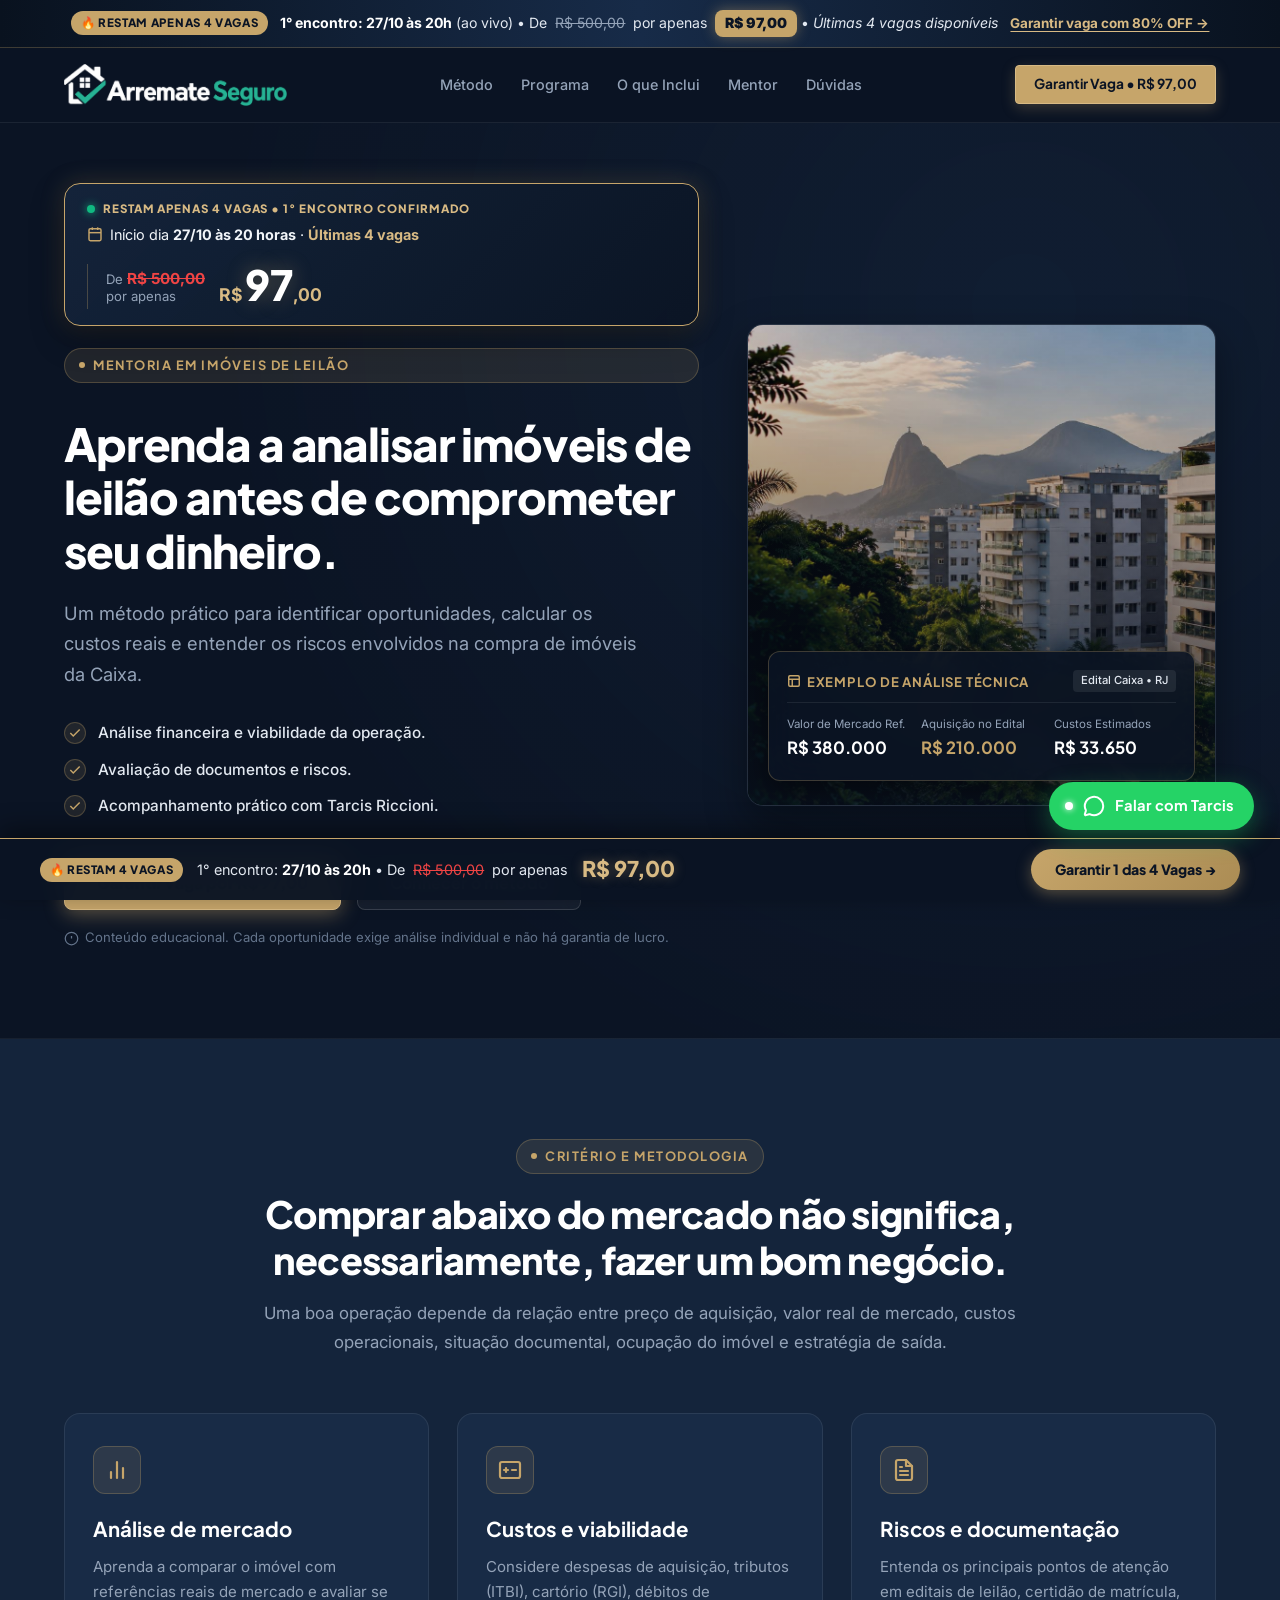
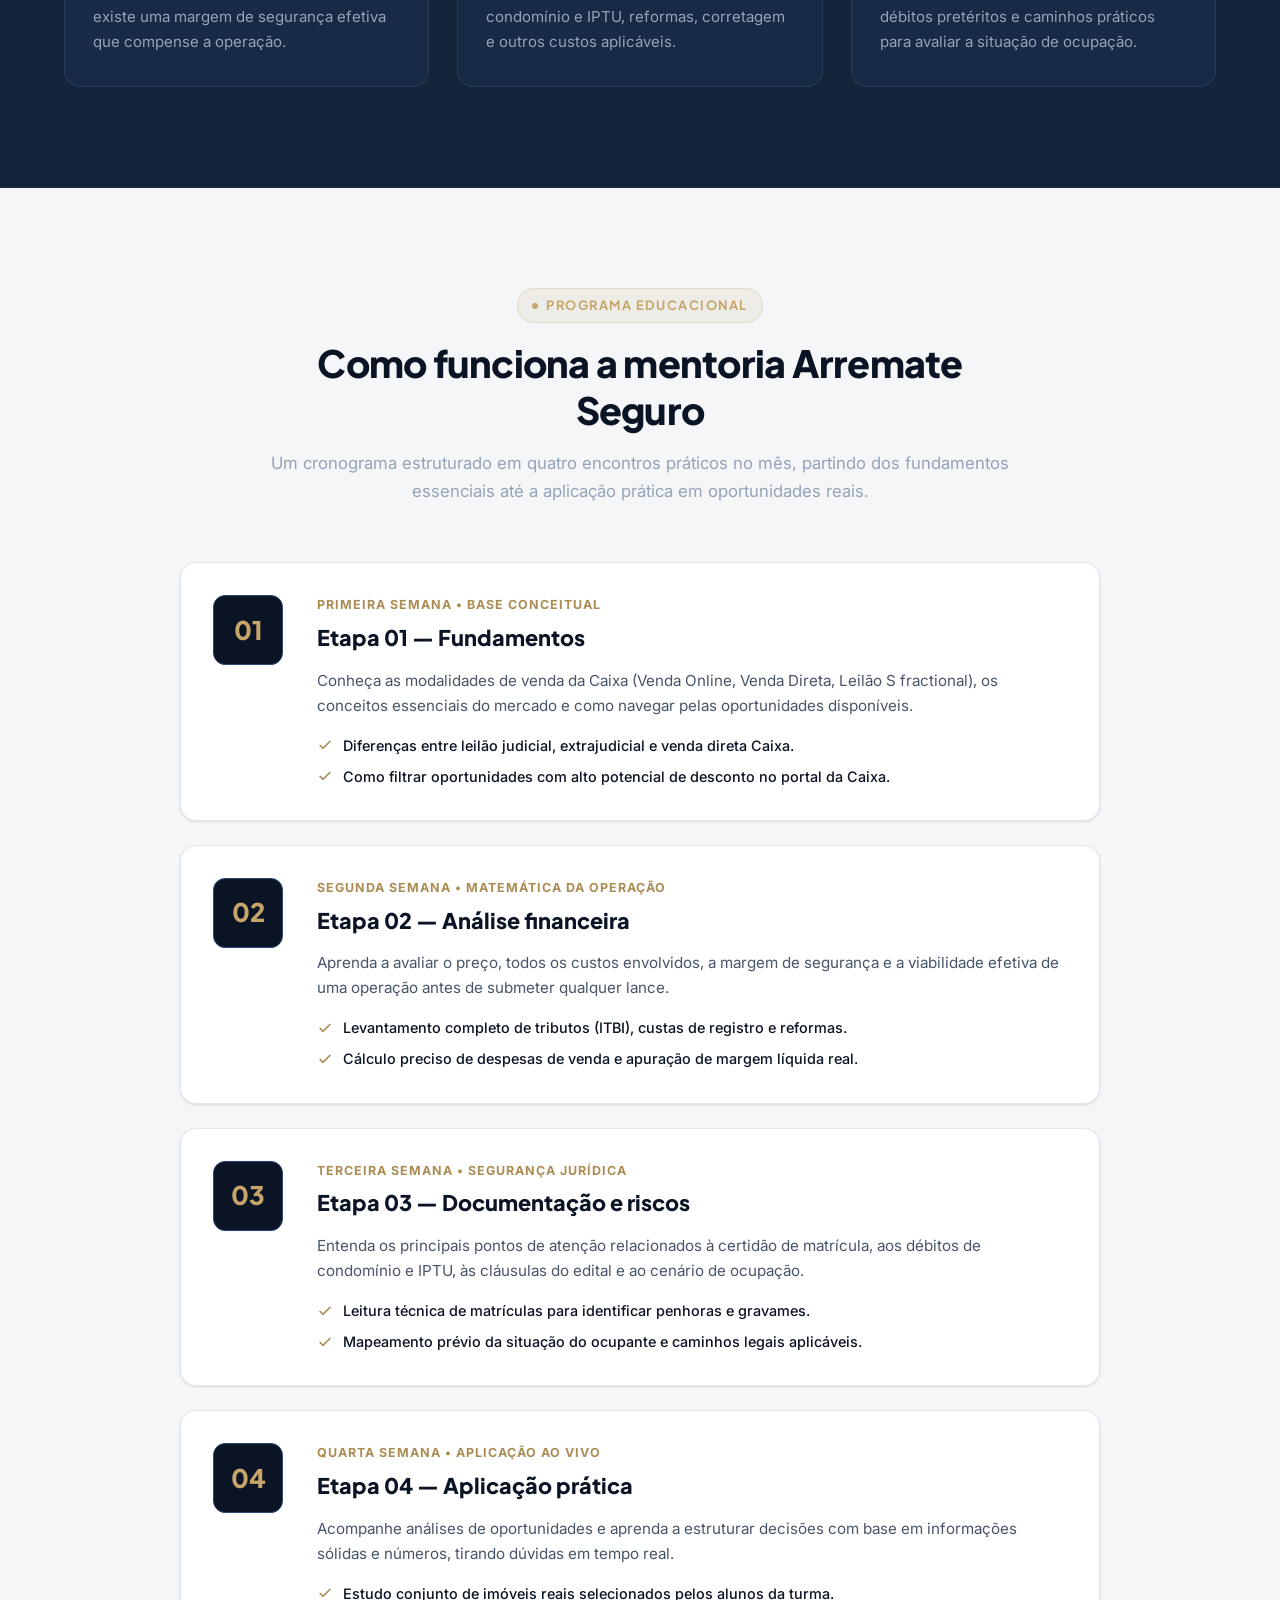
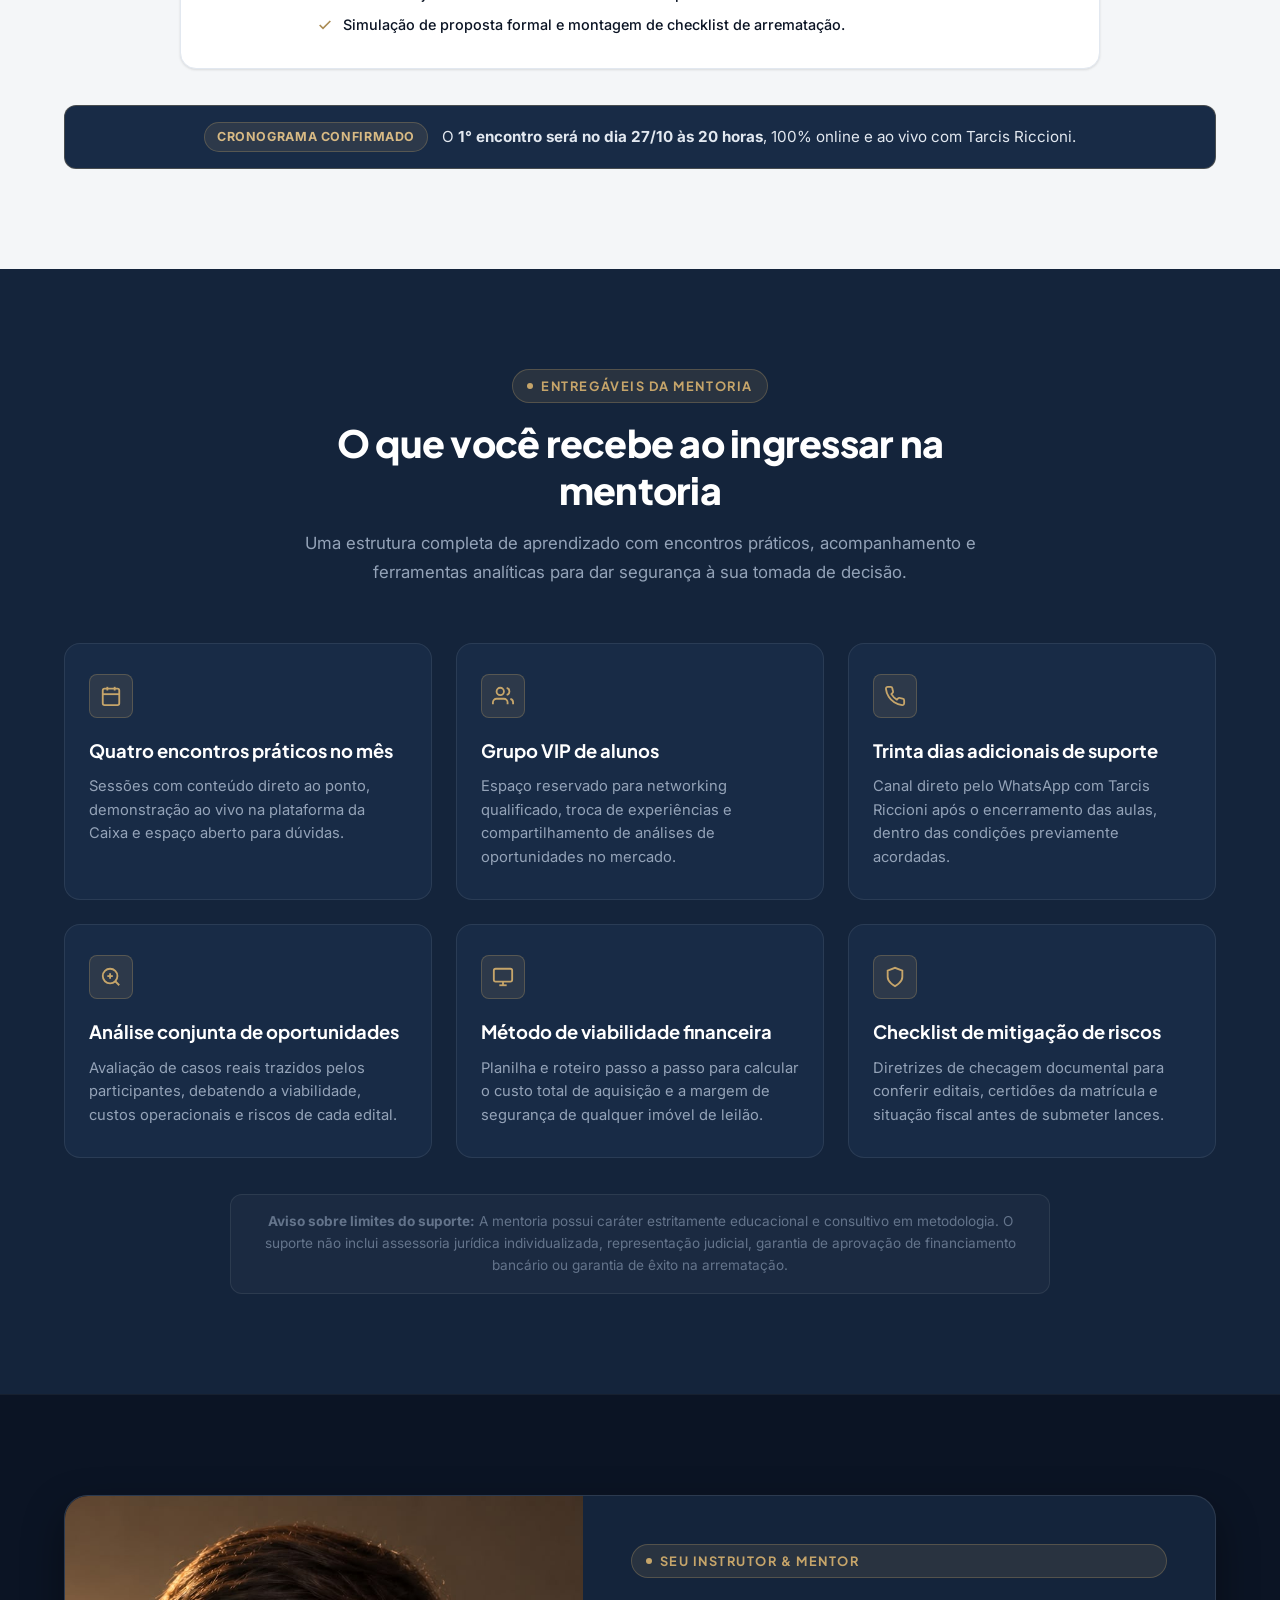
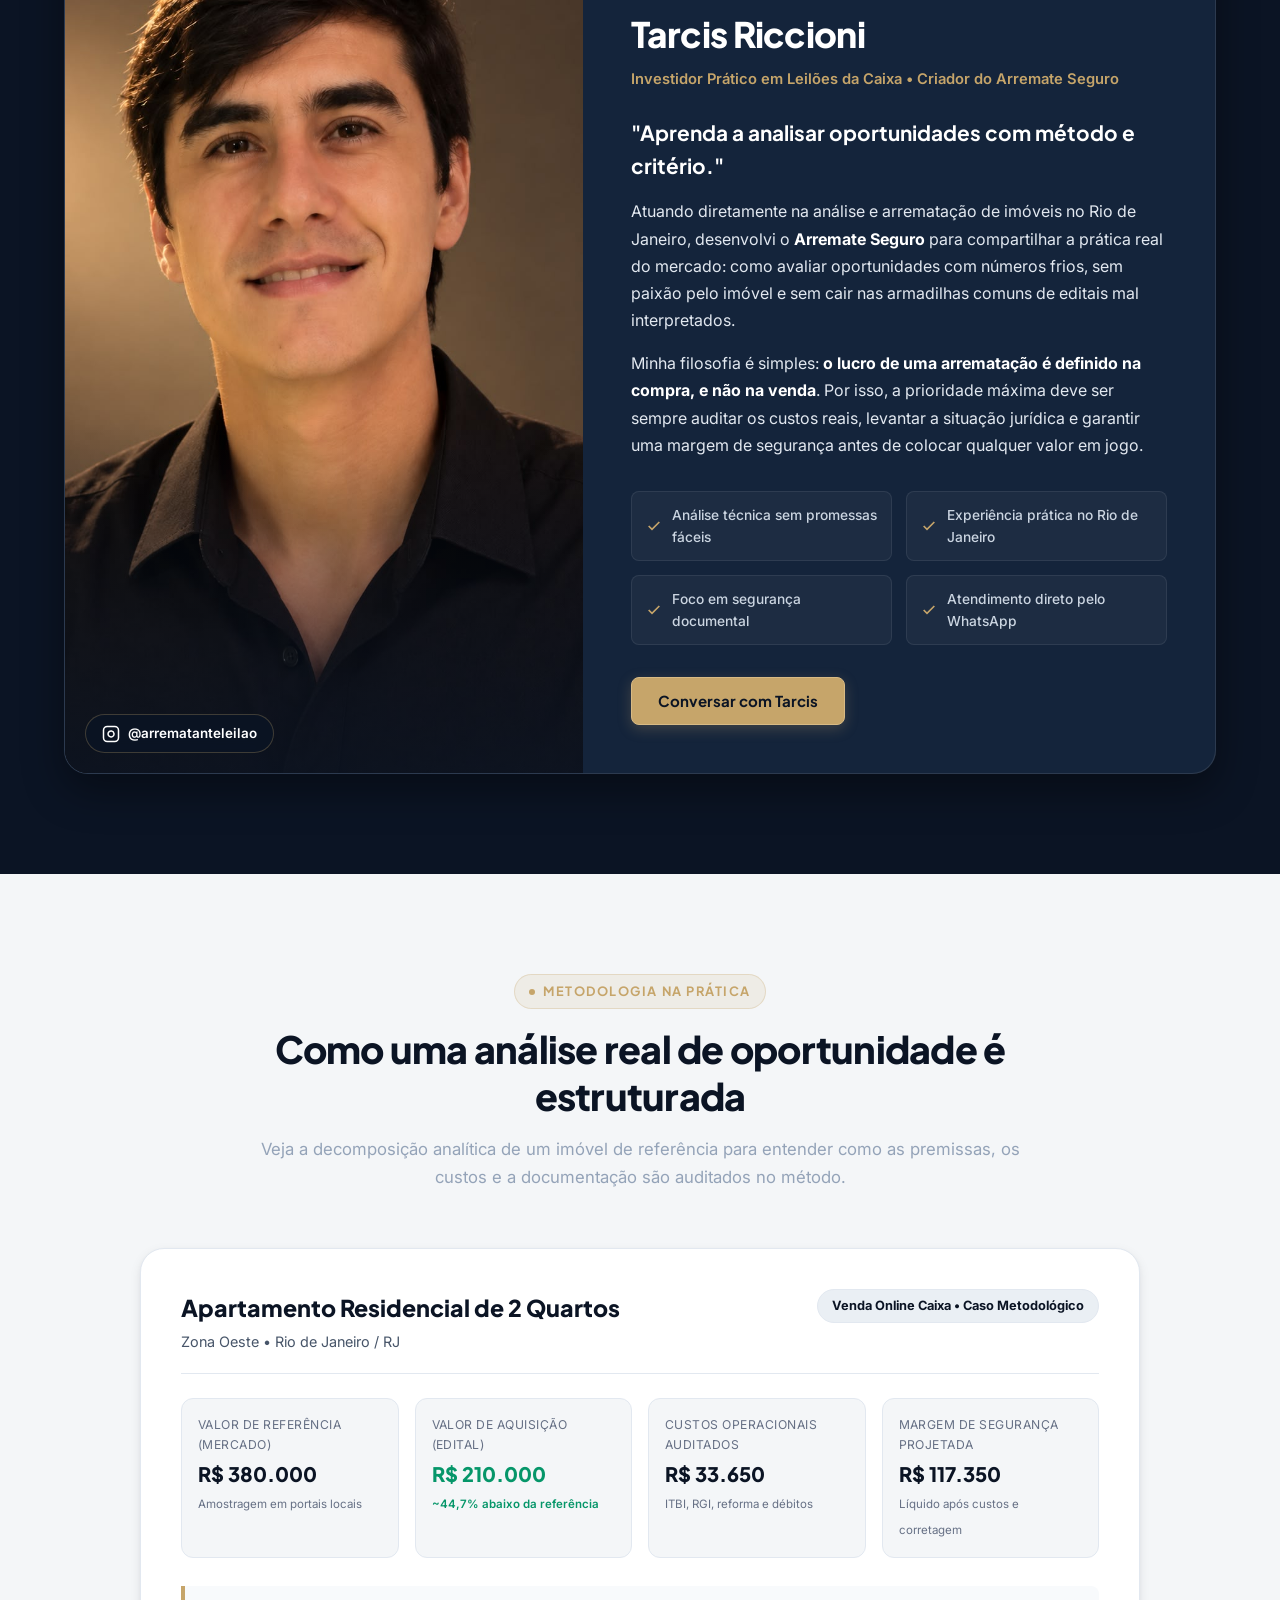
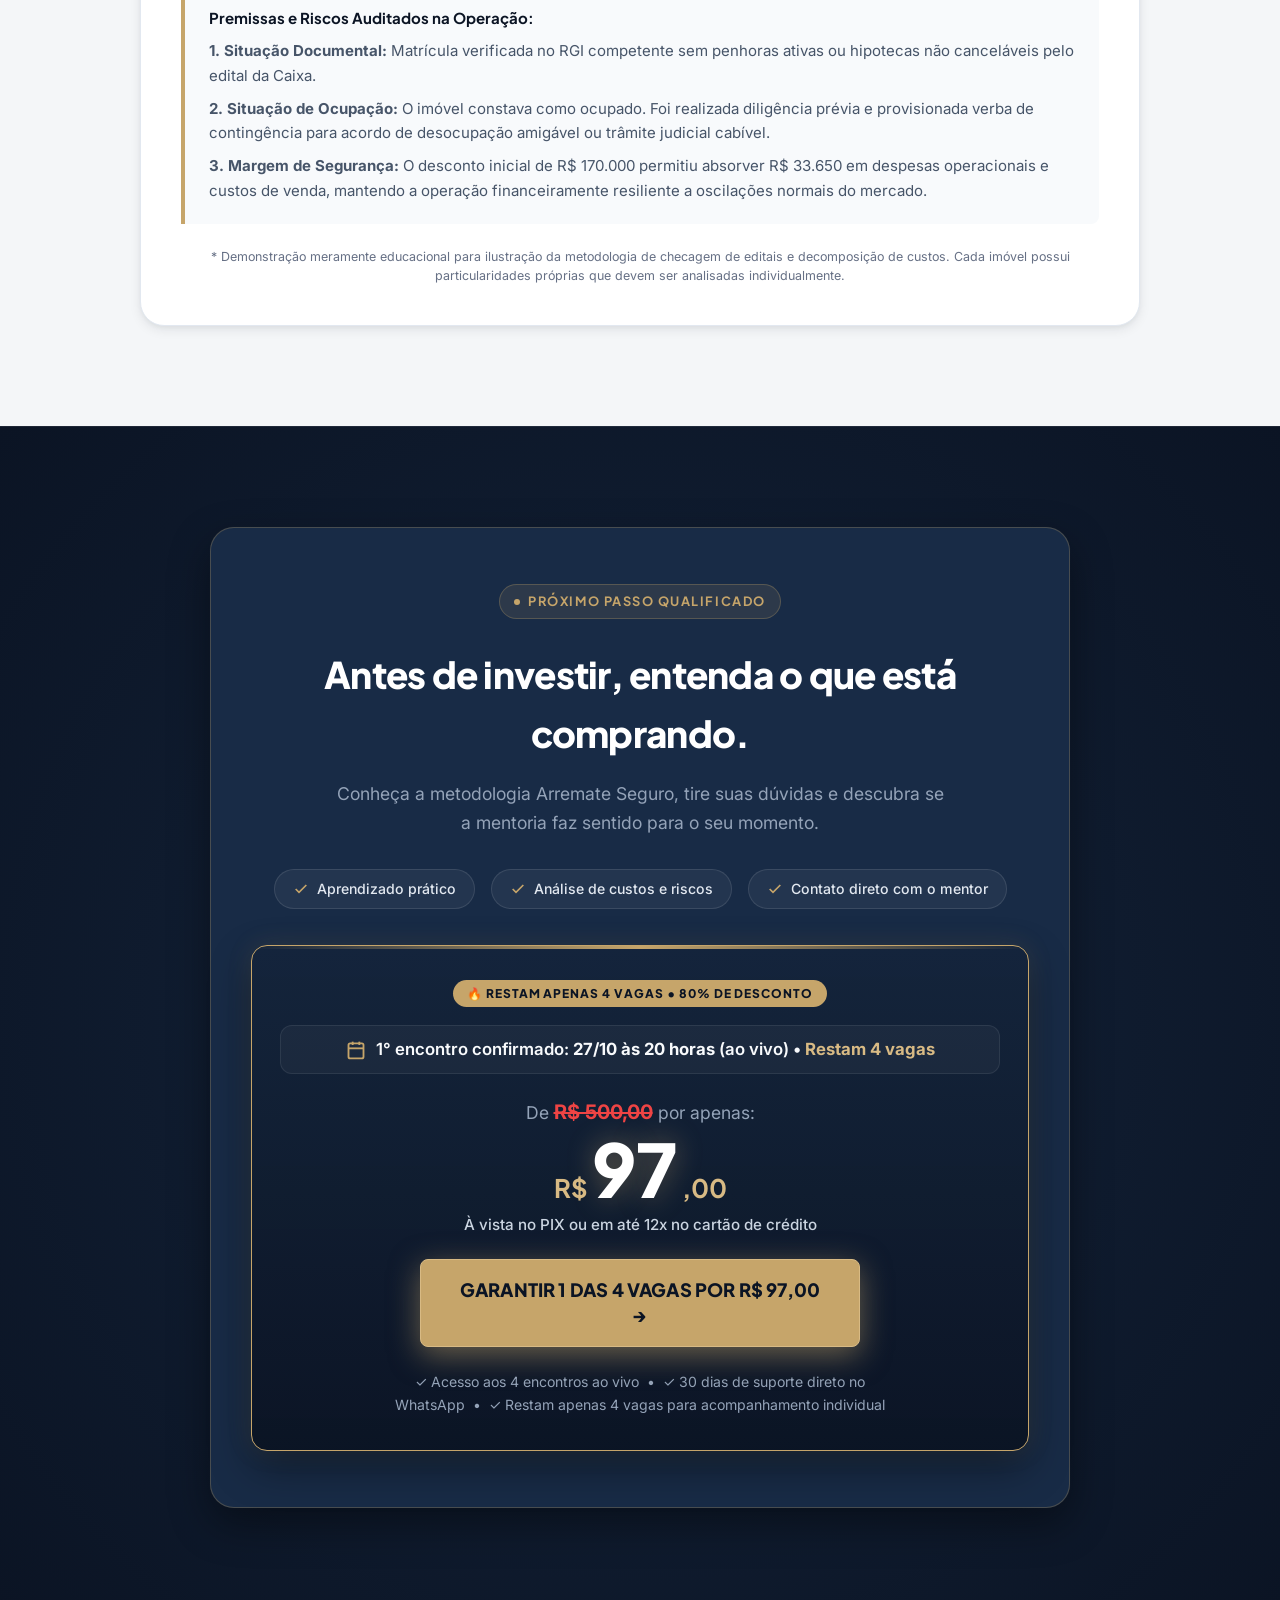
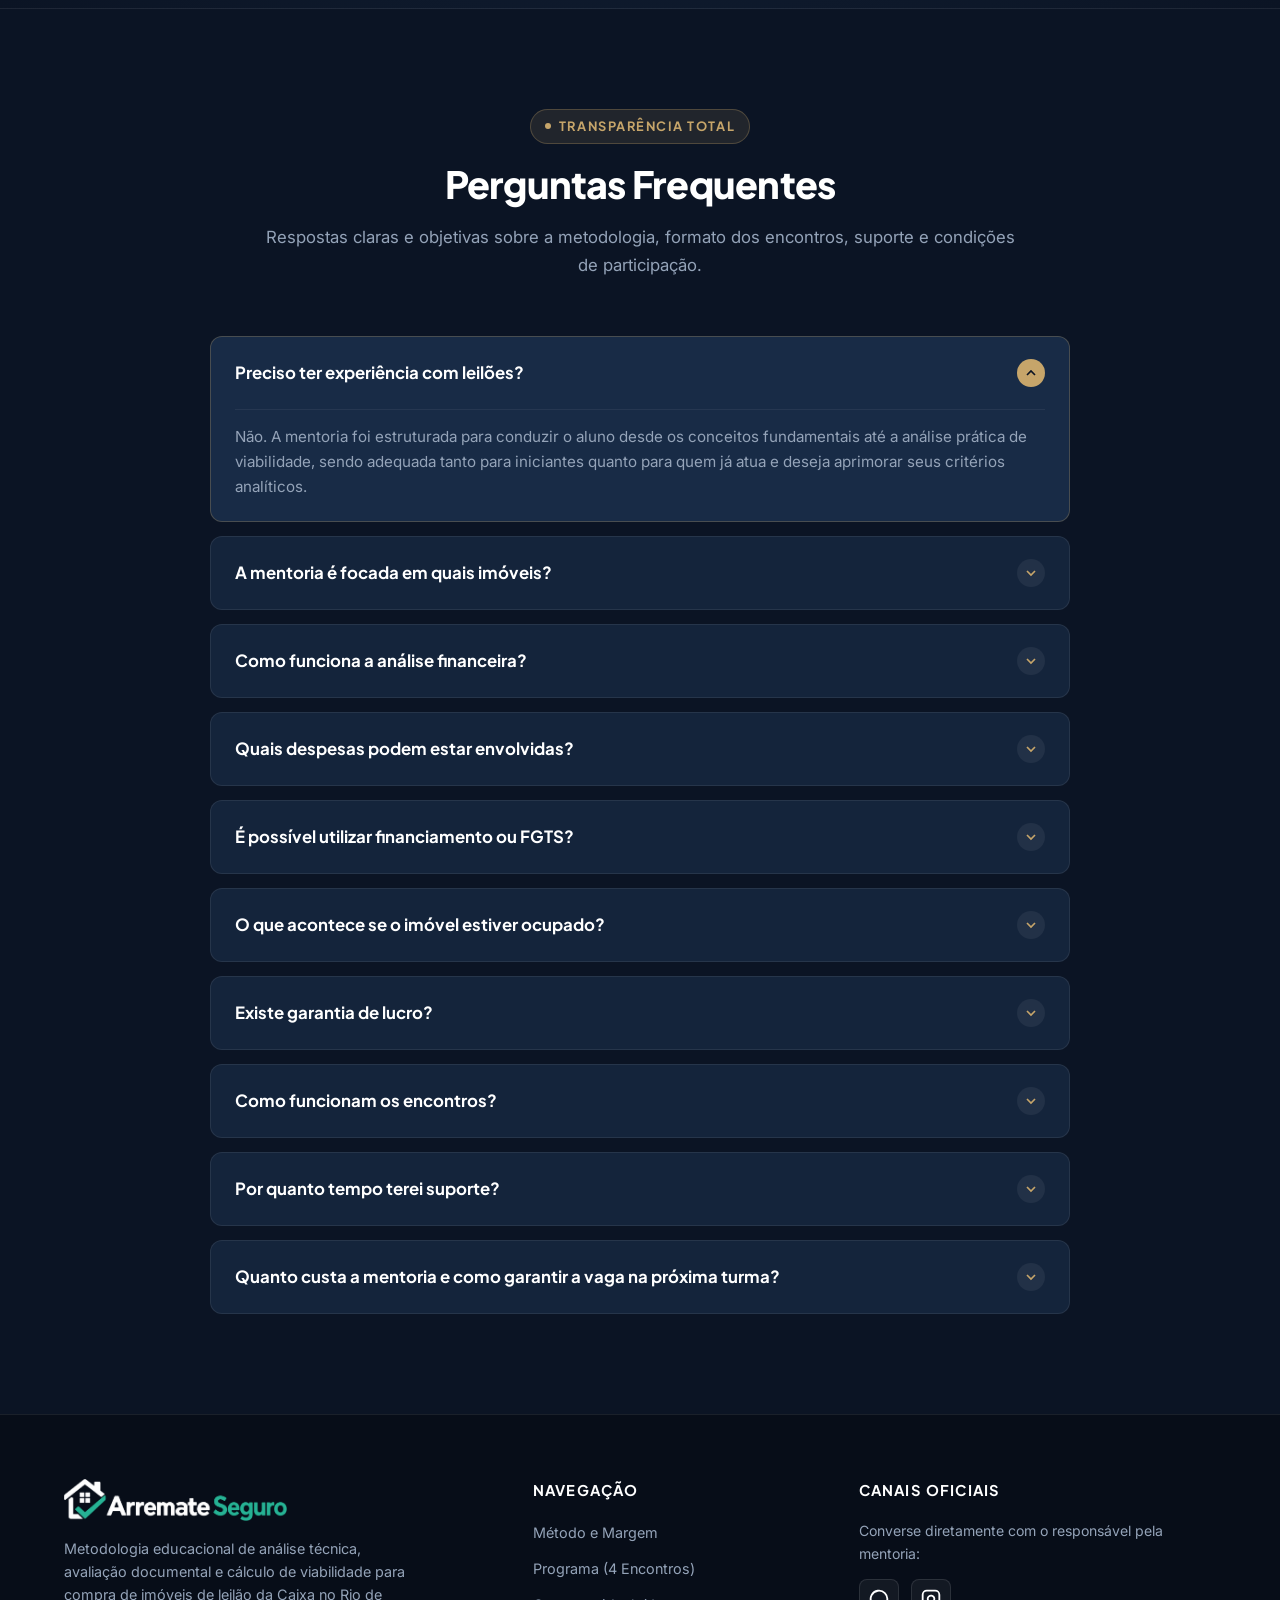
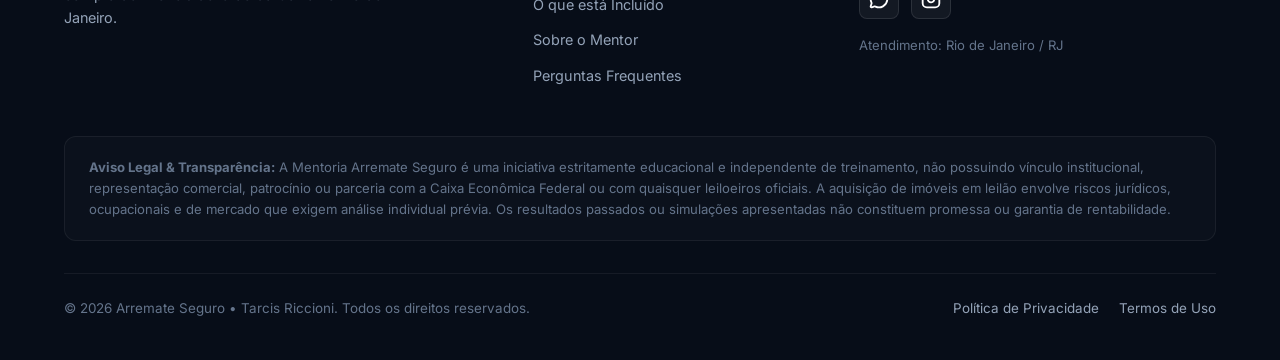
<file: index.html>
<!DOCTYPE html>
<html lang="pt-BR">
<head>
  <meta charset="UTF-8">
  <meta name="viewport" content="width=device-width, initial-scale=1.0">
  
  <!-- SEO Técnico e Título Específico -->
  <title>Arremate Seguro — Mentoria em Imóveis de Leilão da Caixa | Tarcis Riccioni</title>
  <meta name="description" content="Aprenda a analisar imóveis de leilão da Caixa Econômica Federal antes de comprometer seu dinheiro. Método prático de análise de viabilidade, custos, documentos e riscos com Tarcis Riccioni no Rio de Janeiro.">
  <meta name="author" content="Tarcis Riccioni">
  <meta name="robots" content="index, follow">
  <meta http-equiv="Cache-Control" content="no-cache, no-store, must-revalidate">
  <meta http-equiv="Pragma" content="no-cache">
  <meta http-equiv="Expires" content="0">
  <link rel="canonical" href="https://dilob0802-rgb.github.io/arremate-seguro/">

  <!-- Open Graph / Meta Compartilhamento -->
  <meta property="og:type" content="website">
  <meta property="og:url" content="https://dilob0802-rgb.github.io/arremate-seguro/">
  <meta property="og:title" content="Arremate Seguro — Análise e Metodologia em Imóveis de Leilão">
  <meta property="og:description" content="Um método prático para identificar oportunidades, calcular custos reais e entender os riscos na compra de imóveis da Caixa.">
  <meta property="og:image" content="assets/rio-condominio.jpg">

  <!-- Twitter Card -->
  <meta name="twitter:card" content="summary_large_image">
  <meta name="twitter:title" content="Arremate Seguro — Mentoria com Tarcis Riccioni">
  <meta name="twitter:description" content="Metodologia prática para análise de leilões da Caixa Econômica Federal.">
  <meta name="twitter:image" content="assets/rio-condominio.jpg">

  <!-- Favicon Oficial com o Símbolo da Marca -->
  <link rel="icon" href="assets/logo-icon.png" type="image/png">
  <link rel="apple-touch-icon" href="assets/logo-icon.png">

  <!-- Tipografia: Plus Jakarta Sans (Títulos) & Inter (Corpo) -->
  <link rel="preconnect" href="https://fonts.googleapis.com">
  <link rel="preconnect" href="https://fonts.gstatic.com" crossorigin>
  <link href="https://fonts.googleapis.com/css2?family=Inter:wght@400;500;600;700&family=Plus+Jakarta+Sans:wght@500;600;700;800&display=swap" rel="stylesheet">

  <!-- Estilos CSS -->
  <link rel="stylesheet" href="styles.css?v=2">

  <!-- Dados Estruturados Schema.org -->
  <script type="application/ld+json">
  {
    "@context": "https://schema.org",
    "@type": "EducationalOccupationalProgram",
    "name": "Mentoria Arremate Seguro",
    "description": "Mentoria educacional prática sobre avaliação de oportunidades, cálculo de custos e mitigação de riscos na compra de imóveis de leilão da Caixa Econômica Federal.",
    "provider": {
      "@type": "Person",
      "name": "Tarcis Riccioni",
      "jobTitle": "Investidor em Leilões e Mentor Imobiliário",
      "sameAs": [
        "https://www.instagram.com/arrematanteleilao/"
      ]
    },
    "educationalCredentialAwarded": "Certificado de Conclusão de Metodologia Prática",
    "timeToComplete": "P4W",
    "offers": {
      "@type": "Offer",
      "category": "Mentoria Educacional",
      "availability": "https://schema.org/InStock"
    }
  }
  </script>
</head>
<body>

  <!-- Barra de Aviso da Próxima Turma -->
  <div class="batch-announcement-bar" role="region" aria-label="Aviso de nova turma">
    <div class="container announcement-content">
      <span class="announcement-badge">🔥 Restam Apenas 4 Vagas</span>
      <span class="announcement-text">
        <strong>1° encontro: 27/10 às 20h</strong> (ao vivo) • De <del class="old-price">R$ 500,00</del> por apenas <span class="price-highlight">R$ 97,00</span> • <em>Últimas 4 vagas disponíveis</em>
      </span>
      <a href="#conversao" class="announcement-link">Garantir vaga com 80% OFF &rarr;</a>
    </div>
  </div>

  <!-- ==========================================================================
       HEADER E NAVEGAÇÃO
       ========================================================================== -->
  <header class="site-header" id="top">
    <div class="container nav-container">
      
      <!-- Marca Arremate Seguro Oficial -->
      <a href="#top" class="brand-logo" aria-label="Arremate Seguro - Página Inicial">
        <img src="assets/logo-white.png" alt="Arremate Seguro — Mentoria em Imóveis de Leilão da Caixa" class="brand-logo-img" width="212" height="40">
      </a>

      <!-- Menu de Navegação -->
      <nav aria-label="Navegação Principal" class="main-navigation">
        <ul class="nav-menu" id="navMenu">
          <li><a href="#metodo" class="nav-link">Método</a></li>
          <li><a href="#programa" class="nav-link">Programa</a></li>
          <li><a href="#incluso" class="nav-link">O que Inclui</a></li>
          <li><a href="#mentor" class="nav-link">Mentor</a></li>
          <li><a href="#faq" class="nav-link">Dúvidas</a></li>
        </ul>
      </nav>

      <!-- Botão de Ação do Header com Preço em Destaque -->
      <div class="nav-actions">
        <a href="#conversao" 
           class="btn btn-primary btn-sm"
           id="headerCtaBtn"
           data-track="cta-header">
          Garantir Vaga • R$ 97,00
        </a>

        <!-- Botão Mobile Hamburger -->
        <button class="mobile-toggle" id="mobileMenuToggle" aria-label="Abrir Menu de Navegação" aria-expanded="false" aria-controls="navMenu">
          <svg width="24" height="24" viewBox="0 0 24 24" fill="none" stroke="currentColor" stroke-width="2" stroke-linecap="round" stroke-linejoin="round">
            <line x1="3" y1="12" x2="21" y2="12"></line>
            <line x1="3" y1="6" x2="21" y2="6"></line>
            <line x1="3" y1="18" x2="21" y2="18"></line>
          </svg>
        </button>
      </div>

    </div>
  </header>

  <main>
    <!-- ==========================================================================
         HERO SECTION — PRIMEIRA IMPRESSÃO
         ========================================================================== -->
    <section class="hero-section" id="hero">
      <div class="container">
        <div class="hero-grid">
          
          <!-- Coluna Esquerda: Proposta de Valor e Benefícios -->
          <div class="hero-content">
            
            <!-- Spotlight de Oferta em Grande Evidência -->
            <div class="hero-offer-spotlight">
              <div class="spotlight-info">
                <div class="spotlight-badge">
                  <span class="spotlight-pulse"></span>
                  Restam Apenas 4 Vagas • 1° Encontro Confirmado
                </div>
                <div class="spotlight-date">
                  <svg width="16" height="16" viewBox="0 0 24 24" fill="none" stroke="currentColor" stroke-width="2.2" aria-hidden="true"><rect x="3" y="4" width="18" height="18" rx="2" ry="2"/><line x1="16" y1="2" x2="16" y2="6"/><line x1="8" y1="2" x2="8" y2="6"/><line x1="3" y1="10" x2="21" y2="10"/></svg>
                  <span>Início dia <strong>27/10 às 20 horas</strong> · <strong style="color:var(--gold-400);">Últimas 4 vagas</strong></span>
                </div>
              </div>
              <div class="spotlight-pricing">
                <div class="spotlight-from">
                  De <del>R$ 500,00</del><br>por apenas
                </div>
                <div class="spotlight-to">
                  <span class="curr">R$</span>
                  <span class="amount">97</span>
                  <span class="fraction">,00</span>
                </div>
              </div>
            </div>

            <div class="eyebrow">
              <span class="eyebrow-dot" aria-hidden="true"></span>
              <span>MENTORIA EM IMÓVEIS DE LEILÃO</span>
            </div>

            <h1 class="hero-title">
              Aprenda a analisar imóveis de leilão antes de comprometer seu dinheiro.
            </h1>

            <p class="hero-subtitle">
              Um método prático para identificar oportunidades, calcular os custos reais e entender os riscos envolvidos na compra de imóveis da Caixa.
            </p>

            <!-- 3 Destaques Principais -->
            <div class="hero-benefits-list">
              <div class="hero-benefit-item">
                <div class="hero-benefit-icon" aria-hidden="true">
                  <svg width="14" height="14" viewBox="0 0 24 24" fill="none" stroke="currentColor" stroke-width="2.5"><polyline points="20 6 9 17 4 12"/></svg>
                </div>
                <span>Análise financeira e viabilidade da operação.</span>
              </div>
              <div class="hero-benefit-item">
                <div class="hero-benefit-icon" aria-hidden="true">
                  <svg width="14" height="14" viewBox="0 0 24 24" fill="none" stroke="currentColor" stroke-width="2.5"><polyline points="20 6 9 17 4 12"/></svg>
                </div>
                <span>Avaliação de documentos e riscos.</span>
              </div>
              <div class="hero-benefit-item">
                <div class="hero-benefit-icon" aria-hidden="true">
                  <svg width="14" height="14" viewBox="0 0 24 24" fill="none" stroke="currentColor" stroke-width="2.5"><polyline points="20 6 9 17 4 12"/></svg>
                </div>
                <span>Acompanhamento prático com Tarcis Riccioni.</span>
              </div>
            </div>

            <!-- Botões de Ação do Hero -->
            <div class="hero-actions">
              <a href="#conversao" 
                 class="btn btn-primary btn-lg" 
                 id="heroPrimaryCta"
                 data-track="cta-hero-primary"
                 style="box-shadow: 0 4px 20px rgba(198, 165, 106, 0.45); font-weight: 800;">
                Garantir vaga por R$ 97,00
              </a>

              <a href="#metodo" class="btn btn-secondary btn-lg" id="heroSecondaryCta">
                Conhecer o método
              </a>
            </div>

            <!-- Mensagem Discreta de Transparência -->
            <p class="hero-disclaimer-note">
              <svg width="15" height="15" viewBox="0 0 24 24" fill="none" stroke="currentColor" stroke-width="2" aria-hidden="true"><circle cx="12" cy="12" r="10"/><line x1="12" y1="8" x2="12" y2="12"/><line x1="12" y1="16" x2="12.01" y2="16"/></svg>
              <span>Conteúdo educacional. Cada oportunidade exige análise individual e não há garantia de lucro.</span>
            </p>
          </div>

          <!-- Coluna Direita: Imagem Editorial e Painel Analítico -->
          <div class="hero-media-wrapper">
            <div class="hero-media-frame">
              <img src="assets/rio-condominio.jpg" 
                   alt="Empreendimento residencial no Rio de Janeiro como referência de análise imobiliária" 
                   class="hero-img"
                   width="600"
                   height="480">
              <div class="hero-media-gradient" aria-hidden="true"></div>

              <!-- Painel Visual Flutuante: Simulação Analítica Editorial -->
              <div class="hero-data-card" aria-label="Exemplo de análise técnica de viabilidade">
                <div class="hero-data-card-header">
                  <div class="hero-data-card-title">
                    <svg width="14" height="14" viewBox="0 0 24 24" fill="none" stroke="currentColor" stroke-width="2.5"><rect x="3" y="3" width="18" height="18" rx="2"/><path d="M3 9h18"/><path d="M9 21V9"/></svg>
                    <span>Exemplo de Análise Técnica</span>
                  </div>
                  <span class="hero-data-badge">Edital Caixa • RJ</span>
                </div>

                <div class="hero-data-metrics-grid">
                  <div class="hero-metric-item">
                    <span class="hero-metric-label">Valor de Mercado Ref.</span>
                    <span class="hero-metric-val">R$ 380.000</span>
                  </div>
                  <div class="hero-metric-item">
                    <span class="hero-metric-label">Aquisição no Edital</span>
                    <span class="hero-metric-val highlight">R$ 210.000</span>
                  </div>
                  <div class="hero-metric-item">
                    <span class="hero-metric-label">Custos Estimados</span>
                    <span class="hero-metric-val">R$ 33.650</span>
                  </div>
                </div>
              </div>
            </div>
          </div>

        </div>
      </div>
    </section>

    <!-- ==========================================================================
         SEÇÃO DE POSICIONAMENTO: MARGEM DE SEGURANÇA
         ========================================================================== -->
    <section class="section-padding positioning-section" id="metodo">
      <div class="container">
        
        <div class="section-header">
          <div class="eyebrow">
            <span class="eyebrow-dot" aria-hidden="true"></span>
            <span>CRITÉRIO E METODOLOGIA</span>
          </div>
          <h2 class="section-title">
            Comprar abaixo do mercado não significa, necessariamente, fazer um bom negócio.
          </h2>
          <p class="section-subtitle">
            Uma boa operação depende da relação entre preço de aquisição, valor real de mercado, custos operacionais, situação documental, ocupação do imóvel e estratégia de saída.
          </p>
        </div>

        <div class="positioning-grid">
          
          <!-- Card 1: Análise de Mercado -->
          <article class="positioning-card">
            <div class="positioning-icon-wrapper" aria-hidden="true">
              <svg width="24" height="24" viewBox="0 0 24 24" fill="none" stroke="currentColor" stroke-width="2.2" stroke-linecap="round" stroke-linejoin="round">
                <line x1="18" y1="20" x2="18" y2="10"/>
                <line x1="12" y1="20" x2="12" y2="4"/>
                <line x1="6" y1="20" x2="6" y2="14"/>
              </svg>
            </div>
            <h3 class="positioning-card-title">Análise de mercado</h3>
            <p class="positioning-card-text">
              Aprenda a comparar o imóvel com referências reais de mercado e avaliar se existe uma margem de segurança efetiva que compense a operação.
            </p>
          </article>

          <!-- Card 2: Custos e Viabilidade -->
          <article class="positioning-card">
            <div class="positioning-icon-wrapper" aria-hidden="true">
              <svg width="24" height="24" viewBox="0 0 24 24" fill="none" stroke="currentColor" stroke-width="2.2" stroke-linecap="round" stroke-linejoin="round">
                <rect x="2" y="4" width="20" height="16" rx="2"/>
                <line x1="6" y1="12" x2="10" y2="12"/>
                <line x1="8" y1="10" x2="8" y2="14"/>
                <line x1="14" y1="12" x2="18" y2="12"/>
              </svg>
            </div>
            <h3 class="positioning-card-title">Custos e viabilidade</h3>
            <p class="positioning-card-text">
              Considere despesas de aquisição, tributos (ITBI), cartório (RGI), débitos de condomínio e IPTU, reformas, corretagem e outros custos aplicáveis.
            </p>
          </article>

          <!-- Card 3: Riscos e Documentação -->
          <article class="positioning-card">
            <div class="positioning-icon-wrapper" aria-hidden="true">
              <svg width="24" height="24" viewBox="0 0 24 24" fill="none" stroke="currentColor" stroke-width="2.2" stroke-linecap="round" stroke-linejoin="round">
                <path d="M14 2H6a2 2 0 0 0-2 2v16a2 2 0 0 0 2 2h12a2 2 0 0 0 2-2V8z"/>
                <polyline points="14 2 14 8 20 8"/>
                <line x1="16" y1="13" x2="8" y2="13"/>
                <line x1="16" y1="17" x2="8" y2="17"/>
                <polyline points="10 9 9 9 8 9"/>
              </svg>
            </div>
            <h3 class="positioning-card-title">Riscos e documentação</h3>
            <p class="positioning-card-text">
              Entenda os principais pontos de atenção em editais de leilão, certidão de matrícula, débitos pretéritos e caminhos práticos para avaliar a situação de ocupação.
            </p>
          </article>

        </div>

      </div>
    </section>



    <!-- ==========================================================================
         SEÇÃO "COMO FUNCIONA A MENTORIA" (LINHA DO TEMPO EM 4 ETAPAS)
         ========================================================================== -->
    <section class="section-padding timeline-section" id="programa">
      <div class="container">
        
        <div class="section-header">
          <div class="eyebrow">
            <span class="eyebrow-dot" aria-hidden="true"></span>
            <span>PROGRAMA EDUCACIONAL</span>
          </div>
          <h2 class="section-title">
            Como funciona a mentoria Arremate Seguro
          </h2>
          <p class="section-subtitle">
            Um cronograma estruturado em quatro encontros práticos no mês, partindo dos fundamentos essenciais até a aplicação prática em oportunidades reais.
          </p>
        </div>

        <div class="timeline-wrapper">
          
          <!-- Etapa 01 -->
          <article class="timeline-step-card">
            <div class="timeline-step-number-box">01</div>
            <div class="timeline-step-content">
              <span class="timeline-step-tag">Primeira Semana • Base Conceitual</span>
              <h3 class="timeline-step-title">Etapa 01 — Fundamentos</h3>
              <p class="timeline-step-desc">
                Conheça as modalidades de venda da Caixa (Venda Online, Venda Direta, Leilão S fractional), os conceitos essenciais do mercado e como navegar pelas oportunidades disponíveis.
              </p>
              <ul class="timeline-step-topics">
                <li class="timeline-step-topic-item">
                  <svg width="16" height="16" viewBox="0 0 24 24" fill="none" stroke="currentColor" stroke-width="2.5"><polyline points="20 6 9 17 4 12"/></svg>
                  <span>Diferenças entre leilão judicial, extrajudicial e venda direta Caixa.</span>
                </li>
                <li class="timeline-step-topic-item">
                  <svg width="16" height="16" viewBox="0 0 24 24" fill="none" stroke="currentColor" stroke-width="2.5"><polyline points="20 6 9 17 4 12"/></svg>
                  <span>Como filtrar oportunidades com alto potencial de desconto no portal da Caixa.</span>
                </li>
              </ul>
            </div>
          </article>

          <!-- Etapa 02 -->
          <article class="timeline-step-card">
            <div class="timeline-step-number-box">02</div>
            <div class="timeline-step-content">
              <span class="timeline-step-tag">Segunda Semana • Matemática da Operação</span>
              <h3 class="timeline-step-title">Etapa 02 — Análise financeira</h3>
              <p class="timeline-step-desc">
                Aprenda a avaliar o preço, todos os custos envolvidos, a margem de segurança e a viabilidade efetiva de uma operação antes de submeter qualquer lance.
              </p>
              <ul class="timeline-step-topics">
                <li class="timeline-step-topic-item">
                  <svg width="16" height="16" viewBox="0 0 24 24" fill="none" stroke="currentColor" stroke-width="2.5"><polyline points="20 6 9 17 4 12"/></svg>
                  <span>Levantamento completo de tributos (ITBI), custas de registro e reformas.</span>
                </li>
                <li class="timeline-step-topic-item">
                  <svg width="16" height="16" viewBox="0 0 24 24" fill="none" stroke="currentColor" stroke-width="2.5"><polyline points="20 6 9 17 4 12"/></svg>
                  <span>Cálculo preciso de despesas de venda e apuração de margem líquida real.</span>
                </li>
              </ul>
            </div>
          </article>

          <!-- Etapa 03 -->
          <article class="timeline-step-card">
            <div class="timeline-step-number-box">03</div>
            <div class="timeline-step-content">
              <span class="timeline-step-tag">Terceira Semana • Segurança Jurídica</span>
              <h3 class="timeline-step-title">Etapa 03 — Documentação e riscos</h3>
              <p class="timeline-step-desc">
                Entenda os principais pontos de atenção relacionados à certidão de matrícula, aos débitos de condomínio e IPTU, às cláusulas do edital e ao cenário de ocupação.
              </p>
              <ul class="timeline-step-topics">
                <li class="timeline-step-topic-item">
                  <svg width="16" height="16" viewBox="0 0 24 24" fill="none" stroke="currentColor" stroke-width="2.5"><polyline points="20 6 9 17 4 12"/></svg>
                  <span>Leitura técnica de matrículas para identificar penhoras e gravames.</span>
                </li>
                <li class="timeline-step-topic-item">
                  <svg width="16" height="16" viewBox="0 0 24 24" fill="none" stroke="currentColor" stroke-width="2.5"><polyline points="20 6 9 17 4 12"/></svg>
                  <span>Mapeamento prévio da situação do ocupante e caminhos legais aplicáveis.</span>
                </li>
              </ul>
            </div>
          </article>

          <!-- Etapa 04 -->
          <article class="timeline-step-card">
            <div class="timeline-step-number-box">04</div>
            <div class="timeline-step-content">
              <span class="timeline-step-tag">Quarta Semana • Aplicação ao Vivo</span>
              <h3 class="timeline-step-title">Etapa 04 — Aplicação prática</h3>
              <p class="timeline-step-desc">
                Acompanhe análises de oportunidades e aprenda a estruturar decisões com base em informações sólidas e números, tirando dúvidas em tempo real.
              </p>
              <ul class="timeline-step-topics">
                <li class="timeline-step-topic-item">
                  <svg width="16" height="16" viewBox="0 0 24 24" fill="none" stroke="currentColor" stroke-width="2.5"><polyline points="20 6 9 17 4 12"/></svg>
                  <span>Estudo conjunto de imóveis reais selecionados pelos alunos da turma.</span>
                </li>
                <li class="timeline-step-topic-item">
                  <svg width="16" height="16" viewBox="0 0 24 24" fill="none" stroke="currentColor" stroke-width="2.5"><polyline points="20 6 9 17 4 12"/></svg>
                  <span>Simulação de proposta formal e montagem de checklist de arrematação.</span>
                </li>
              </ul>
            </div>
          </article>

        </div>

        <!-- Card de Aviso com a Data Confirmada da Turma -->
        <div class="batch-schedule-card">
          <span class="schedule-pill">Cronograma Confirmado</span>
          <span>O <strong>1° encontro será no dia 27/10 às 20 horas</strong>, 100% online e ao vivo com Tarcis Riccioni.</span>
        </div>

      </div>
    </section>

    <!-- ==========================================================================
         O QUE ESTÁ INCLUÍDO (ENTREGÁVEIS DE ALTO VALOR PERCEBIDO)
         ========================================================================== -->
    <section class="section-padding included-section" id="incluso">
      <div class="container">
        
        <div class="section-header">
          <div class="eyebrow">
            <span class="eyebrow-dot" aria-hidden="true"></span>
            <span>ENTREGÁVEIS DA MENTORIA</span>
          </div>
          <h2 class="section-title">
            O que você recebe ao ingressar na mentoria
          </h2>
          <p class="section-subtitle">
            Uma estrutura completa de aprendizado com encontros práticos, acompanhamento e ferramentas analíticas para dar segurança à sua tomada de decisão.
          </p>
        </div>

        <div class="included-grid">
          
          <!-- Item 1 -->
          <article class="included-card">
            <div class="included-icon" aria-hidden="true">
              <svg width="22" height="22" viewBox="0 0 24 24" fill="none" stroke="currentColor" stroke-width="2"><rect x="3" y="4" width="18" height="18" rx="2" ry="2"/><line x1="16" y1="2" x2="16" y2="6"/><line x1="8" y1="2" x2="8" y2="6"/><line x1="3" y1="10" x2="21" y2="10"/></svg>
            </div>
            <h3 class="included-title">Quatro encontros práticos no mês</h3>
            <p class="included-text">
              Sessões com conteúdo direto ao ponto, demonstração ao vivo na plataforma da Caixa e espaço aberto para dúvidas.
            </p>
          </article>

          <!-- Item 2 -->
          <article class="included-card">
            <div class="included-icon" aria-hidden="true">
              <svg width="22" height="22" viewBox="0 0 24 24" fill="none" stroke="currentColor" stroke-width="2"><path d="M17 21v-2a4 4 0 0 0-4-4H5a4 4 0 0 0-4 4v2"/><circle cx="9" cy="7" r="4"/><path d="M23 21v-2a4 4 0 0 0-3-3.87"/><path d="M16 3.13a4 4 0 0 1 0 7.75"/></svg>
            </div>
            <h3 class="included-title">Grupo VIP de alunos</h3>
            <p class="included-text">
              Espaço reservado para networking qualificado, troca de experiências e compartilhamento de análises de oportunidades no mercado.
            </p>
          </article>

          <!-- Item 3 -->
          <article class="included-card">
            <div class="included-icon" aria-hidden="true">
              <svg width="22" height="22" viewBox="0 0 24 24" fill="none" stroke="currentColor" stroke-width="2"><path d="M22 16.92v3a2 2 0 0 1-2.18 2 19.79 19.79 0 0 1-8.63-3.07 19.5 19.5 0 0 1-6-6 19.79 19.79 0 0 1-3.07-8.67A2 2 0 0 1 4.11 2h3a2 2 0 0 1 2 1.72 12.84 12.84 0 0 0 .7 2.81 2 2 0 0 1-.45 2.11L8.09 9.91a16 16 0 0 0 6 6l1.27-1.27a2 2 0 0 1 2.11-.45 12.84 12.84 0 0 0 2.81.7A2 2 0 0 1 22 16.92z"/></svg>
            </div>
            <h3 class="included-title">Trinta dias adicionais de suporte</h3>
            <p class="included-text">
              Canal direto pelo WhatsApp com Tarcis Riccioni após o encerramento das aulas, dentro das condições previamente acordadas.
            </p>
          </article>

          <!-- Item 4 -->
          <article class="included-card">
            <div class="included-icon" aria-hidden="true">
              <svg width="22" height="22" viewBox="0 0 24 24" fill="none" stroke="currentColor" stroke-width="2"><circle cx="11" cy="11" r="8"/><line x1="21" y1="21" x2="16.65" y2="16.65"/><line x1="11" y1="8" x2="11" y2="14"/><line x1="8" y1="11" x2="14" y2="11"/></svg>
            </div>
            <h3 class="included-title">Análise conjunta de oportunidades</h3>
            <p class="included-text">
              Avaliação de casos reais trazidos pelos participantes, debatendo a viabilidade, custos operacionais e riscos de cada edital.
            </p>
          </article>

          <!-- Item 5 -->
          <article class="included-card">
            <div class="included-icon" aria-hidden="true">
              <svg width="22" height="22" viewBox="0 0 24 24" fill="none" stroke="currentColor" stroke-width="2"><rect x="2" y="3" width="20" height="14" rx="2" ry="2"/><line x1="8" y1="21" x2="16" y2="21"/><line x1="12" y1="17" x2="12" y2="21"/></svg>
            </div>
            <h3 class="included-title">Método de viabilidade financeira</h3>
            <p class="included-text">
              Planilha e roteiro passo a passo para calcular o custo total de aquisição e a margem de segurança de qualquer imóvel de leilão.
            </p>
          </article>

          <!-- Item 6 -->
          <article class="included-card">
            <div class="included-icon" aria-hidden="true">
              <svg width="22" height="22" viewBox="0 0 24 24" fill="none" stroke="currentColor" stroke-width="2"><path d="M12 22s8-4 8-10V5l-8-3-8 3v7c0 6 8 10 8 10z"/></svg>
            </div>
            <h3 class="included-title">Checklist de mitigação de riscos</h3>
            <p class="included-text">
              Diretrizes de checagem documental para conferir editais, certidões da matrícula e situação fiscal antes de submeter lances.
            </p>
          </article>

        </div>

        <!-- Observação Clara sobre Limites e Caráter Educacional -->
        <div class="included-disclaimer-card">
          <strong>Aviso sobre limites do suporte:</strong> A mentoria possui caráter estritamente educacional e consultivo em metodologia. O suporte não inclui assessoria jurídica individualizada, representação judicial, garantia de aprovação de financiamento bancário ou garantia de êxito na arrematação.
        </div>

      </div>
    </section>

    <!-- ==========================================================================
         SEÇÃO DO MENTOR: TARCIS RICCIONI
         ========================================================================== -->
    <section class="section-padding mentor-section" id="mentor">
      <div class="container">
        <div class="mentor-card-wrapper">
          <div class="mentor-grid">
            
            <!-- Foto Profissional do Mentor -->
            <div class="mentor-photo-col">
              <img src="assets/tarcis-riccioni.jpg" 
                   alt="Tarcis Riccioni, investidor imobiliário e mentor do Arremate Seguro" 
                   class="mentor-img"
                   width="500"
                   height="580"
                   loading="lazy">
              <div class="mentor-photo-overlay" aria-hidden="true"></div>

              <a href="https://www.instagram.com/arrematanteleilao/" 
                 target="_blank" 
                 rel="noopener noreferrer" 
                 class="mentor-instagram-pill"
                 title="Acompanhar no Instagram @arrematanteleilao">
                <svg width="18" height="18" viewBox="0 0 24 24" fill="none" stroke="currentColor" stroke-width="2" aria-hidden="true"><rect x="2" y="2" width="20" height="20" rx="5" ry="5"/><path d="M16 11.37A4 4 0 1 1 12.63 8 4 4 0 0 1 16 11.37z"/><line x1="17.5" y1="6.5" x2="17.51" y2="6.5"/></svg>
                <span>@arrematanteleilao</span>
              </a>
            </div>

            <!-- Apresentação Editorial e Filosofia de Trabalho -->
            <div class="mentor-content-col">
              <div class="eyebrow">
                <span class="eyebrow-dot" aria-hidden="true"></span>
                <span>SEU INSTRUTOR & MENTOR</span>
              </div>

              <h2 class="mentor-name">Tarcis Riccioni</h2>
              <div class="mentor-role">Investidor Prático em Leilões da Caixa • Criador do Arremate Seguro</div>

              <h3 style="font-family: var(--font-heading); font-size: 1.3rem; font-weight: 700; color: #FFFFFF; margin-bottom: 16px;">
                "Aprenda a analisar oportunidades com método e critério."
              </h3>

              <p class="mentor-bio">
                Atuando diretamente na análise e arrematação de imóveis no Rio de Janeiro, desenvolvi o <strong>Arremate Seguro</strong> para compartilhar a prática real do mercado: como avaliar oportunidades com números frios, sem paixão pelo imóvel e sem cair nas armadilhas comuns de editais mal interpretados.
              </p>

              <p class="mentor-bio">
                Minha filosofia é simples: <strong>o lucro de uma arrematação é definido na compra, e não na venda</strong>. Por isso, a prioridade máxima deve ser sempre auditar os custos reais, levantar a situação jurídica e garantir uma margem de segurança antes de colocar qualquer valor em jogo.
              </p>

              <!-- Pilares de Atuação -->
              <div class="mentor-pillars-row">
                <div class="mentor-pillar-item">
                  <svg width="16" height="16" viewBox="0 0 24 24" fill="none" stroke="currentColor" stroke-width="2.5"><polyline points="20 6 9 17 4 12"/></svg>
                  <span>Análise técnica sem promessas fáceis</span>
                </div>
                <div class="mentor-pillar-item">
                  <svg width="16" height="16" viewBox="0 0 24 24" fill="none" stroke="currentColor" stroke-width="2.5"><polyline points="20 6 9 17 4 12"/></svg>
                  <span>Experiência prática no Rio de Janeiro</span>
                </div>
                <div class="mentor-pillar-item">
                  <svg width="16" height="16" viewBox="0 0 24 24" fill="none" stroke="currentColor" stroke-width="2.5"><polyline points="20 6 9 17 4 12"/></svg>
                  <span>Foco em segurança documental</span>
                </div>
                <div class="mentor-pillar-item">
                  <svg width="16" height="16" viewBox="0 0 24 24" fill="none" stroke="currentColor" stroke-width="2.5"><polyline points="20 6 9 17 4 12"/></svg>
                  <span>Atendimento direto pelo WhatsApp</span>
                </div>
              </div>

              <!-- CTA Direto com o Mentor -->
              <div>
                <a href="https://wa.me/5521986785306?text=Ol%C3%A1%2C%20Tarcis!%20Li%20sua%20apresenta%C3%A7%C3%A3o%20no%20site%20do%20Arremate%20Seguro%20e%20gostaria%20de%20conversar%20sobre%20a%20mentoria." 
                   target="_blank" 
                   rel="noopener noreferrer" 
                   class="btn btn-primary" 
                   id="mentorCtaBtn"
                   data-track="cta-mentor">
                  Conversar com Tarcis
                </a>
              </div>

            </div>

          </div>
        </div>
      </div>
    </section>

    <!-- ==========================================================================
         ESTUDOS DE CASO E METODOLOGIA (PROVA SOCIAL QUALIFICADA)
         ========================================================================== -->
    <section class="section-padding case-study-section" id="estudo-de-caso">
      <div class="container">
        
        <div class="section-header">
          <div class="eyebrow">
            <span class="eyebrow-dot" aria-hidden="true"></span>
            <span>METODOLOGIA NA PRÁTICA</span>
          </div>
          <h2 class="section-title">
            Como uma análise real de oportunidade é estruturada
          </h2>
          <p class="section-subtitle">
            Veja a decomposição analítica de um imóvel de referência para entender como as premissas, os custos e a documentação são auditados no método.
          </p>
        </div>

        <article class="case-card">
          <div class="case-header-row">
            <div>
              <h3 class="case-property-title">Apartamento Residencial de 2 Quartos</h3>
              <div class="case-property-location">Zona Oeste • Rio de Janeiro / RJ</div>
            </div>
            <span class="case-type-badge">Venda Online Caixa • Caso Metodológico</span>
          </div>

          <!-- Métricas Chave do Estudo -->
          <div class="case-metrics-grid">
            <div class="case-metric-box">
              <div class="case-metric-label">Valor de Referência (Mercado)</div>
              <div class="case-metric-value">R$ 380.000</div>
              <span style="font-size: 0.72rem; color: var(--text-muted-light);">Amostragem em portais locais</span>
            </div>
            <div class="case-metric-box">
              <div class="case-metric-label">Valor de Aquisição (Edital)</div>
              <div class="case-metric-value highlight">R$ 210.000</div>
              <span style="font-size: 0.72rem; color: #059669; font-weight: 600;">~44,7% abaixo da referência</span>
            </div>
            <div class="case-metric-box">
              <div class="case-metric-label">Custos Operacionais Auditados</div>
              <div class="case-metric-value">R$ 33.650</div>
              <span style="font-size: 0.72rem; color: var(--text-muted-light);">ITBI, RGI, reforma e débitos</span>
            </div>
            <div class="case-metric-box">
              <div class="case-metric-label">Margem de Segurança Projetada</div>
              <div class="case-metric-value">R$ 117.350</div>
              <span style="font-size: 0.72rem; color: var(--text-muted-light);">Líquido após custos e corretagem</span>
            </div>
          </div>

          <!-- Detalhamento e Premissas da Análise -->
          <div class="case-details-text-box">
            <h4 style="font-family: var(--font-heading); color: var(--navy-950); margin-bottom: 8px; font-weight: 700;">Premissas e Riscos Auditados na Operação:</h4>
            <p style="margin-bottom: 8px;">
              <strong>1. Situação Documental:</strong> Matrícula verificada no RGI competente sem penhoras ativas ou hipotecas não canceláveis pelo edital da Caixa.
            </p>
            <p style="margin-bottom: 8px;">
              <strong>2. Situação de Ocupação:</strong> O imóvel constava como ocupado. Foi realizada diligência prévia e provisionada verba de contingência para acordo de desocupação amigável ou trâmite judicial cabível.
            </p>
            <p>
              <strong>3. Margem de Segurança:</strong> O desconto inicial de R$ 170.000 permitiu absorver R$ 33.650 em despesas operacionais e custos de venda, mantendo a operação financeiramente resiliente a oscilações normais do mercado.
            </p>
          </div>

          <div class="case-disclaimer">
            * Demonstração meramente educacional para ilustração da metodologia de checagem de editais e decomposição de custos. Cada imóvel possui particularidades próprias que devem ser analisadas individualmente.
          </div>
        </article>

      </div>
    </section>

    <!-- ==========================================================================
         SEÇÃO DE CONVERSÃO FINAL
         ========================================================================== -->
    <section class="section-padding conversion-section" id="conversao">
      <div class="container">
        <div class="conversion-card">
          
          <div class="eyebrow" style="margin-bottom: 12px;">
            <span class="eyebrow-dot" aria-hidden="true"></span>
            <span>PRÓXIMO PASSO QUALIFICADO</span>
          </div>

          <h2 class="conversion-title">
            Antes de investir, entenda o que está comprando.
          </h2>

          <p class="conversion-subtitle">
            Conheça a metodologia Arremate Seguro, tire suas dúvidas e descubra se a mentoria faz sentido para o seu momento.
          </p>

          <div class="conversion-benefits-pills">
            <div class="conversion-pill">
              <svg width="16" height="16" viewBox="0 0 24 24" fill="none" stroke="currentColor" stroke-width="2.5"><polyline points="20 6 9 17 4 12"/></svg>
              <span>Aprendizado prático</span>
            </div>
            <div class="conversion-pill">
              <svg width="16" height="16" viewBox="0 0 24 24" fill="none" stroke="currentColor" stroke-width="2.5"><polyline points="20 6 9 17 4 12"/></svg>
              <span>Análise de custos e riscos</span>
            </div>
            <div class="conversion-pill">
              <svg width="16" height="16" viewBox="0 0 24 24" fill="none" stroke="currentColor" stroke-width="2.5"><polyline points="20 6 9 17 4 12"/></svg>
              <span>Contato direto com o mentor</span>
            </div>
          </div>

          <!-- Bloco Oficial da Oferta e Inscrição em Grande Evidência -->
          <div class="offer-box-container">
            <span class="offer-header-tag">🔥 RESTAM APENAS 4 VAGAS • 80% DE DESCONTO</span>

            <div class="offer-date-highlight">
              <svg width="20" height="20" viewBox="0 0 24 24" fill="none" stroke="currentColor" stroke-width="2.2" aria-hidden="true"><rect x="3" y="4" width="18" height="18" rx="2" ry="2"/><line x1="16" y1="2" x2="16" y2="6"/><line x1="8" y1="2" x2="8" y2="6"/><line x1="3" y1="10" x2="21" y2="10"/></svg>
              <span>1° encontro confirmado: <strong>27/10 às 20 horas</strong> (ao vivo) • <strong style="color:var(--gold-400);">Restam 4 vagas</strong></span>
            </div>

            <div class="offer-pricing-row">
              <span class="offer-pricing-old" style="font-size: 1.1rem;">De <del style="color:#ef4444; font-size:1.25rem; font-weight:700;">R$ 500,00</del> por apenas:</span>
              <div class="offer-pricing-main">
                <span class="currency">R$</span>
                <span class="value" style="font-size: 4.6rem; color: #FFFFFF; text-shadow: 0 0 28px rgba(198, 165, 106, 0.45);">97</span>
                <span class="cents">,00</span>
              </div>
              <span class="offer-pricing-terms" style="font-size: 0.95rem; color: #CBD5E1; font-weight: 500;">À vista no PIX ou em até 12x no cartão de crédito</span>
            </div>

            <div class="conversion-actions">
              <a href="https://wa.me/5521986785306?text=Ol%C3%A1%2C%20Tarcis!%20Quero%20garantir%20uma%20das%20%C3%BAltimas%204%20vagas%20na%20mentoria%20Arremate%20Seguro%20por%20R%24%2097%2C00%20(1%C2%B0%20encontro%20dia%2027%2F10%20%C3%A0s%2020h)." 
                 target="_blank" 
                 rel="noopener noreferrer" 
                 class="btn btn-primary btn-lg offer-cta-button" 
                 id="conversionCtaBtn"
                 data-track="cta-final-conversao"
                 style="font-size: 1.15rem; font-weight: 800; padding: 18px 36px; box-shadow: 0 8px 30px rgba(198, 165, 106, 0.5);">
                GARANTIR 1 DAS 4 VAGAS POR R$ 97,00 &rarr;
              </a>

              <p class="conversion-note" style="color: #94A3B8; font-size: 0.88rem; margin-top: 10px;">
                ✓ Acesso aos 4 encontros ao vivo &nbsp;•&nbsp; ✓ 30 dias de suporte direto no WhatsApp &nbsp;•&nbsp; ✓ Restam apenas 4 vagas para acompanhamento individual
              </p>
            </div>
          </div>

        </div>
      </div>
    </section>

    <!-- ==========================================================================
         PERGUNTAS FREQUENTES (FAQ ACORDEÃO ACESSÍVEL)
         ========================================================================== -->
    <section class="section-padding faq-section" id="faq">
      <div class="container">
        
        <div class="section-header">
          <div class="eyebrow">
            <span class="eyebrow-dot" aria-hidden="true"></span>
            <span>TRANSPARÊNCIA TOTAL</span>
          </div>
          <h2 class="section-title">
            Perguntas Frequentes
          </h2>
          <p class="section-subtitle">
            Respostas claras e objetivas sobre a metodologia, formato dos encontros, suporte e condições de participação.
          </p>
        </div>

        <div class="faq-list">
          
          <!-- Pergunta 1 -->
          <div class="faq-item active">
            <button class="faq-trigger" type="button" aria-expanded="true">
              <span class="faq-question">Preciso ter experiência com leilões?</span>
              <div class="faq-icon-indicator" aria-hidden="true">
                <svg width="16" height="16" viewBox="0 0 24 24" fill="none" stroke="currentColor" stroke-width="2.5"><polyline points="6 9 12 15 18 9"/></svg>
              </div>
            </button>
            <div class="faq-body">
              <div class="faq-answer">
                Não. A mentoria foi estruturada para conduzir o aluno desde os conceitos fundamentais até a análise prática de viabilidade, sendo adequada tanto para iniciantes quanto para quem já atua e deseja aprimorar seus critérios analíticos.
              </div>
            </div>
          </div>

          <!-- Pergunta 2 -->
          <div class="faq-item">
            <button class="faq-trigger" type="button" aria-expanded="false">
              <span class="faq-question">A mentoria é focada em quais imóveis?</span>
              <div class="faq-icon-indicator" aria-hidden="true">
                <svg width="16" height="16" viewBox="0 0 24 24" fill="none" stroke="currentColor" stroke-width="2.5"><polyline points="6 9 12 15 18 9"/></svg>
              </div>
            </button>
            <div class="faq-body">
              <div class="faq-answer">
                O foco principal está nas modalidades de venda de imóveis da Caixa Econômica Federal (Venda Online, Venda Direta e Leilão), com especial ênfase no mercado imobiliário do Estado do Rio de Janeiro.
              </div>
            </div>
          </div>

          <!-- Pergunta 3 -->
          <div class="faq-item">
            <button class="faq-trigger" type="button" aria-expanded="false">
              <span class="faq-question">Como funciona a análise financeira?</span>
              <div class="faq-icon-indicator" aria-hidden="true">
                <svg width="16" height="16" viewBox="0 0 24 24" fill="none" stroke="currentColor" stroke-width="2.5"><polyline points="6 9 12 15 18 9"/></svg>
              </div>
            </button>
            <div class="faq-body">
              <div class="faq-answer">
                Ensinamos a decompor todos os custos da operação: preço de aquisição, ITBI, emolumentos cartorários (RGI), estimativa de reformas, débitos de condomínio e IPTU informados em edital, e custos de comercialização, calculando a margem de segurança efetiva.
              </div>
            </div>
          </div>

          <!-- Pergunta 4 -->
          <div class="faq-item">
            <button class="faq-trigger" type="button" aria-expanded="false">
              <span class="faq-question">Quais despesas podem estar envolvidas?</span>
              <div class="faq-icon-indicator" aria-hidden="true">
                <svg width="16" height="16" viewBox="0 0 24 24" fill="none" stroke="currentColor" stroke-width="2.5"><polyline points="6 9 12 15 18 9"/></svg>
              </div>
            </button>
            <div class="faq-body">
              <div class="faq-answer">
                Além do valor do lance ou proposta, uma operação pode envolver: ITBI (geralmente ~3%), taxas de registro no Cartório de Imóveis (~1,5%), comissão de leiloeiro (quando aplicável no leilão), eventuais débitos pretéritos de condomínio e IPTU atribuídos ao adquirente conforme o edital, custos de reforma e despesas com desocupação.
              </div>
            </div>
          </div>

          <!-- Pergunta 5 -->
          <div class="faq-item">
            <button class="faq-trigger" type="button" aria-expanded="false">
              <span class="faq-question">É possível utilizar financiamento ou FGTS?</span>
              <div class="faq-icon-indicator" aria-hidden="true">
                <svg width="16" height="16" viewBox="0 0 24 24" fill="none" stroke="currentColor" stroke-width="2.5"><polyline points="6 9 12 15 18 9"/></svg>
              </div>
            </button>
            <div class="faq-body">
              <div class="faq-answer">
                Sim, em diversas modalidades de imóveis Caixa é permitida a utilização de financiamento habitacional e recursos do FGTS. No entanto, essa condição depende estritamente das regras específicas descritas no edital do imóvel e da prévia aprovação de crédito bancário do comprador.
              </div>
            </div>
          </div>

          <!-- Pergunta 6 -->
          <div class="faq-item">
            <button class="faq-trigger" type="button" aria-expanded="false">
              <span class="faq-question">O que acontece se o imóvel estiver ocupado?</span>
              <div class="faq-icon-indicator" aria-hidden="true">
                <svg width="16" height="16" viewBox="0 0 24 24" fill="none" stroke="currentColor" stroke-width="2.5"><polyline points="6 9 12 15 18 9"/></svg>
              </div>
            </button>
            <div class="faq-body">
              <div class="faq-answer">
                Grande parte dos imóveis de leilão encontra-se ocupada. No programa, explicamos como avaliar previamente os sinais de risco e os procedimentos cabíveis: desde o diálogo para desocupação amigável até a propositura da ação legal de imissão na posse com advogado habilitado.
              </div>
            </div>
          </div>

          <!-- Pergunta 7 -->
          <div class="faq-item">
            <button class="faq-trigger" type="button" aria-expanded="false">
              <span class="faq-question">Existe garantia de lucro?</span>
              <div class="faq-icon-indicator" aria-hidden="true">
                <svg width="16" height="16" viewBox="0 0 24 24" fill="none" stroke="currentColor" stroke-width="2.5"><polyline points="6 9 12 15 18 9"/></svg>
              </div>
            </button>
            <div class="faq-body">
              <div class="faq-answer">
                <strong>Não. Não existe garantia de lucro em investimentos imobiliários.</strong> O que a mentoria oferece é um método criterioso de análise para filtrar operações, prever custos operacionais e mitigar riscos, permitindo tomar decisões conscientes e fundamentadas.
              </div>
            </div>
          </div>

          <!-- Pergunta 8 -->
          <div class="faq-item">
            <button class="faq-trigger" type="button" aria-expanded="false">
              <span class="faq-question">Como funcionam os encontros?</span>
              <div class="faq-icon-indicator" aria-hidden="true">
                <svg width="16" height="16" viewBox="0 0 24 24" fill="none" stroke="currentColor" stroke-width="2.5"><polyline points="6 9 12 15 18 9"/></svg>
              </div>
            </button>
            <div class="faq-body">
              <div class="faq-answer">
                São quatro encontros práticos distribuídos ao longo de um mês, realizados de forma online, com exposição direta do método e espaço para análise conjunta de editais e oportunidades reais. O <strong>1° encontro desta turma está confirmado para o dia 27/10 às 20 horas</strong>.
              </div>
            </div>
          </div>

          <!-- Pergunta 9 -->
          <div class="faq-item">
            <button class="faq-trigger" type="button" aria-expanded="false">
              <span class="faq-question">Por quanto tempo terei suporte?</span>
              <div class="faq-icon-indicator" aria-hidden="true">
                <svg width="16" height="16" viewBox="0 0 24 24" fill="none" stroke="currentColor" stroke-width="2.5"><polyline points="6 9 12 15 18 9"/></svg>
              </div>
            </button>
            <div class="faq-body">
              <div class="faq-answer">
                Além do acompanhamento durante o mês dos encontros, os participantes contam com 30 dias adicionais de suporte via WhatsApp direto com Tarcis Riccioni para tirar dúvidas pontuais sobre análises de editais.
              </div>
            </div>
          </div>

          <!-- Pergunta 10 -->
          <div class="faq-item">
            <button class="faq-trigger" type="button" aria-expanded="false">
              <span class="faq-question">Quanto custa a mentoria e como garantir a vaga na próxima turma?</span>
              <div class="faq-icon-indicator" aria-hidden="true">
                <svg width="16" height="16" viewBox="0 0 24 24" fill="none" stroke="currentColor" stroke-width="2.5"><polyline points="6 9 12 15 18 9"/></svg>
              </div>
            </button>
            <div class="faq-body">
              <div class="faq-answer">
                Nesta turma com 1° encontro confirmado para <strong>27/10 às 20 horas</strong>, disponibilizamos uma condição promocional especial: <strong>de R$ 500,00 por apenas R$ 97,00</strong> (à vista no PIX ou parcelado no cartão). Para assegurar a qualidade e o acompanhamento próximo de cada aluno, <strong>restam apenas 4 vagas disponíveis</strong> neste lote promocional.
              </div>
            </div>
          </div>

        </div>

      </div>
    </section>
  </main>

  <!-- ==========================================================================
       RODAPÉ E TRANSPARÊNCIA INSTITUCIONAL
       ========================================================================== -->
  <footer class="site-footer">
    <div class="container">
      
      <div class="footer-top-grid">
        
        <!-- Coluna da Marca -->
        <div>
          <a href="#top" class="brand-logo" aria-label="Arremate Seguro - Voltar ao topo">
            <img src="assets/logo-white.png" alt="Arremate Seguro" class="brand-logo-img" width="200" height="38">
          </a>
          <p class="footer-brand-desc">
            Metodologia educacional de análise técnica, avaliação documental e cálculo de viabilidade para compra de imóveis de leilão da Caixa no Rio de Janeiro.
          </p>
        </div>

        <!-- Links de Navegação -->
        <div>
          <h4 class="footer-col-title">Navegação</h4>
          <ul class="footer-links-list">
            <li class="footer-link-item"><a href="#metodo">Método e Margem</a></li>
            <li class="footer-link-item"><a href="#programa">Programa (4 Encontros)</a></li>
            <li class="footer-link-item"><a href="#incluso">O que está Incluído</a></li>
            <li class="footer-link-item"><a href="#mentor">Sobre o Mentor</a></li>
            <li class="footer-link-item"><a href="#faq">Perguntas Frequentes</a></li>
          </ul>
        </div>

        <!-- Contatos Oficiais -->
        <div>
          <h4 class="footer-col-title">Canais Oficiais</h4>
          <p style="font-size: 0.88rem; color: var(--text-secondary-dark); margin-bottom: 12px;">
            Converse diretamente com o responsável pela mentoria:
          </p>
          <div class="footer-social-row">
            <a href="https://wa.me/5521986785306" 
               target="_blank" 
               rel="noopener noreferrer" 
               class="footer-social-btn" 
               title="WhatsApp Oficial (+55 21 98678-5306)"
               aria-label="WhatsApp Oficial">
              <svg width="20" height="20" viewBox="0 0 24 24" fill="none" stroke="currentColor" stroke-width="2.2"><path d="M2.992 16.342a2 2 0 0 1 .094 1.167l-1.065 3.29a1 1 0 0 0 1.236 1.168l3.413-.998a2 2 0 0 1 1.099.092 10 10 0 1 0-4.777-4.719"/></svg>
            </a>
            <a href="https://www.instagram.com/arrematanteleilao/" 
               target="_blank" 
               rel="noopener noreferrer" 
               class="footer-social-btn" 
               title="Instagram Oficial @arrematanteleilao"
               aria-label="Instagram Oficial">
              <svg width="20" height="20" viewBox="0 0 24 24" fill="none" stroke="currentColor" stroke-width="2.2"><rect x="2" y="2" width="20" height="20" rx="5" ry="5"/><path d="M16 11.37A4 4 0 1 1 12.63 8 4 4 0 0 1 16 11.37z"/><line x1="17.5" y1="6.5" x2="17.51" y2="6.5"/></svg>
            </a>
          </div>
          <div style="margin-top: 16px; font-size: 0.82rem; color: var(--text-muted-dark);">
            Atendimento: Rio de Janeiro / RJ
          </div>
        </div>

      </div>

      <!-- Aviso Legal Obrigatório (Caixa Econômica Federal) -->
      <div class="footer-legal-banner">
        <p class="footer-legal-text">
          <strong>Aviso Legal & Transparência:</strong> A Mentoria Arremate Seguro é uma iniciativa estritamente educacional e independente de treinamento, não possuindo vínculo institucional, representação comercial, patrocínio ou parceria com a Caixa Econômica Federal ou com quaisquer leiloeiros oficiais. A aquisição de imóveis em leilão envolve riscos jurídicos, ocupacionais e de mercado que exigem análise individual prévia. Os resultados passados ou simulações apresentadas não constituem promessa ou garantia de rentabilidade.
        </p>
      </div>

      <!-- Linha Final de Direitos e Links Legais -->
      <div class="footer-bottom-row">
        <div>
          &copy; <span id="yearDisplay">2026</span> Arremate Seguro • Tarcis Riccioni. Todos os direitos reservados.
        </div>
        <div class="footer-legal-links-inline">
          <a href="#" class="js-open-privacy" role="button">Política de Privacidade</a>
          <a href="#" class="js-open-terms" role="button">Termos de Uso</a>
        </div>
      </div>

    </div>
  </footer>

  <!-- ==========================================================================
       MODAL 1: TERMOS DE USO
       ========================================================================== -->
  <div class="modal-backdrop" id="termsModal" role="dialog" aria-modal="true" aria-labelledby="termsModalTitle">
    <div class="modal-window">
      <button class="modal-close-trigger js-close-modals" aria-label="Fechar janela de Termos">✕</button>
      
      <div class="modal-header-box">
        <div class="eyebrow">
          <span class="eyebrow-dot" aria-hidden="true"></span>
          <span>TERMOS DE USO</span>
        </div>
        <h3 class="modal-title" id="termsModalTitle">Termos de Uso e Participação</h3>
        <p class="modal-subtitle">Diretrizes da Mentoria Arremate Seguro</p>
      </div>

      <div class="modal-content-text">
        <h4>1. Natureza do Serviço</h4>
        <p>A Mentoria Arremate Seguro constitui um serviço educacional e instrucional de compartilhamento de métodos analíticos. O conteúdo ministrado não caracteriza consultoria de investimento regulamentada pela CVM, assessoria jurídica individualizada ou intermediação imobiliária.</p>

        <h4>2. Ausência de Garantias</h4>
        <p>O mercado imobiliário e os leilões estão sujeitos a variáveis de liquidez, custos operacionais e decisões judiciais. Nenhuma simulação financeira ou conteúdo das aulas deve ser interpretado como garantia de rentabilidade, lucro certo ou de ausência de riscos.</p>

        <h4>3. Propriedade Intelectual</h4>
        <p>Todo o material didático, planilhas, checklists e gravações são de propriedade intelectual exclusiva de Tarcis Riccioni, sendo vedada sua reprodução ou distribuição a terceiros sem autorização prévia por escrito.</p>
      </div>

      <button class="btn btn-secondary js-close-modals" style="width: 100%;">Fechar</button>
    </div>
  </div>

  <!-- ==========================================================================
       MODAL 2: POLÍTICA DE PRIVACIDADE
       ========================================================================== -->
  <div class="modal-backdrop" id="privacyModal" role="dialog" aria-modal="true" aria-labelledby="privacyModalTitle">
    <div class="modal-window">
      <button class="modal-close-trigger js-close-modals" aria-label="Fechar janela de Privacidade">✕</button>
      
      <div class="modal-header-box">
        <div class="eyebrow">
          <span class="eyebrow-dot" aria-hidden="true"></span>
          <span>PRIVACIDADE & DADOS</span>
        </div>
        <h3 class="modal-title" id="privacyModalTitle">Política de Privacidade</h3>
        <p class="modal-subtitle">Em conformidade com a LGPD (Lei 13.709/2018)</p>
      </div>

      <div class="modal-content-text">
        <h4>1. Coleta de Informações</h4>
        <p>Coletamos apenas dados estritamente necessários quando você opta por interagir conosco através do WhatsApp, tais como nome e telefone, utilizados exclusivamente para fornecer esclarecimentos sobre o programa.</p>

        <h4>2. Uso e Tratamento</h4>
        <p>Seus dados não são vendidos, alugados ou compartilhados com terceiros. Eles são utilizados unicamente para a comunicação direta e esclarecimento sobre a mentoria.</p>

        <h4>3. Direitos do Titular</h4>
        <p>Você pode a qualquer momento solicitar a atualização, correção ou exclusão de suas informações através de mensagem formal aos nossos canais oficiais de contato.</p>
      </div>

      <button class="btn btn-secondary js-close-modals" style="width: 100%;">Fechar</button>
    </div>
  </div>

  <!-- ==========================================================================
       BOTÃO FLUTUANTE DE WHATSAPP DISCRETO
       ========================================================================== -->
  <a href="https://wa.me/5521986785306?text=Ol%C3%A1%2C%20Tarcis!%20Estou%20no%20site%20do%20Arremate%20Seguro%20e%20gostaria%20de%20tirar%20uma%20d%C3%BAvida%20sobre%20a%20mentoria." 
     target="_blank" 
     rel="noopener noreferrer" 
     class="floating-whatsapp-btn" 
     title="Conversar com Tarcis Riccioni no WhatsApp"
     aria-label="Falar no WhatsApp"
     data-track="cta-floating-whatsapp">
    <span class="floating-whatsapp-dot" aria-hidden="true"></span>
    <svg width="22" height="22" viewBox="0 0 24 24" fill="none" stroke="currentColor" stroke-width="2.2" stroke-linecap="round" stroke-linejoin="round" aria-hidden="true">
      <path d="M2.992 16.342a2 2 0 0 1 .094 1.167l-1.065 3.29a1 1 0 0 0 1.236 1.168l3.413-.998a2 2 0 0 1 1.099.092 10 10 0 1 0-4.777-4.719"/>
    </svg>
    <span>Falar com Tarcis</span>
  </a>

  <!-- Barra Fixa de Oferta e Data no Rodapé -->
  <div class="sticky-offer-bar" id="stickyOfferBar" role="region" aria-label="Oferta da próxima turma">
    <div class="sticky-offer-inner">
      <div class="sticky-offer-info">
        <span class="sticky-offer-tag">🔥 Restam 4 Vagas</span>
        <span class="sticky-offer-text">
          1° encontro: <strong>27/10 às 20h</strong> • De <del>R$ 500,00</del> por apenas
        </span>
        <span class="sticky-offer-price">R$ 97,00</span>
      </div>
      <a href="#conversao" class="sticky-offer-btn">Garantir 1 das 4 Vagas &rarr;</a>
    </div>
  </div>

  <!-- Script Principal -->
  <script src="script.js?v=2"></script>
</body>
</html>
</file>
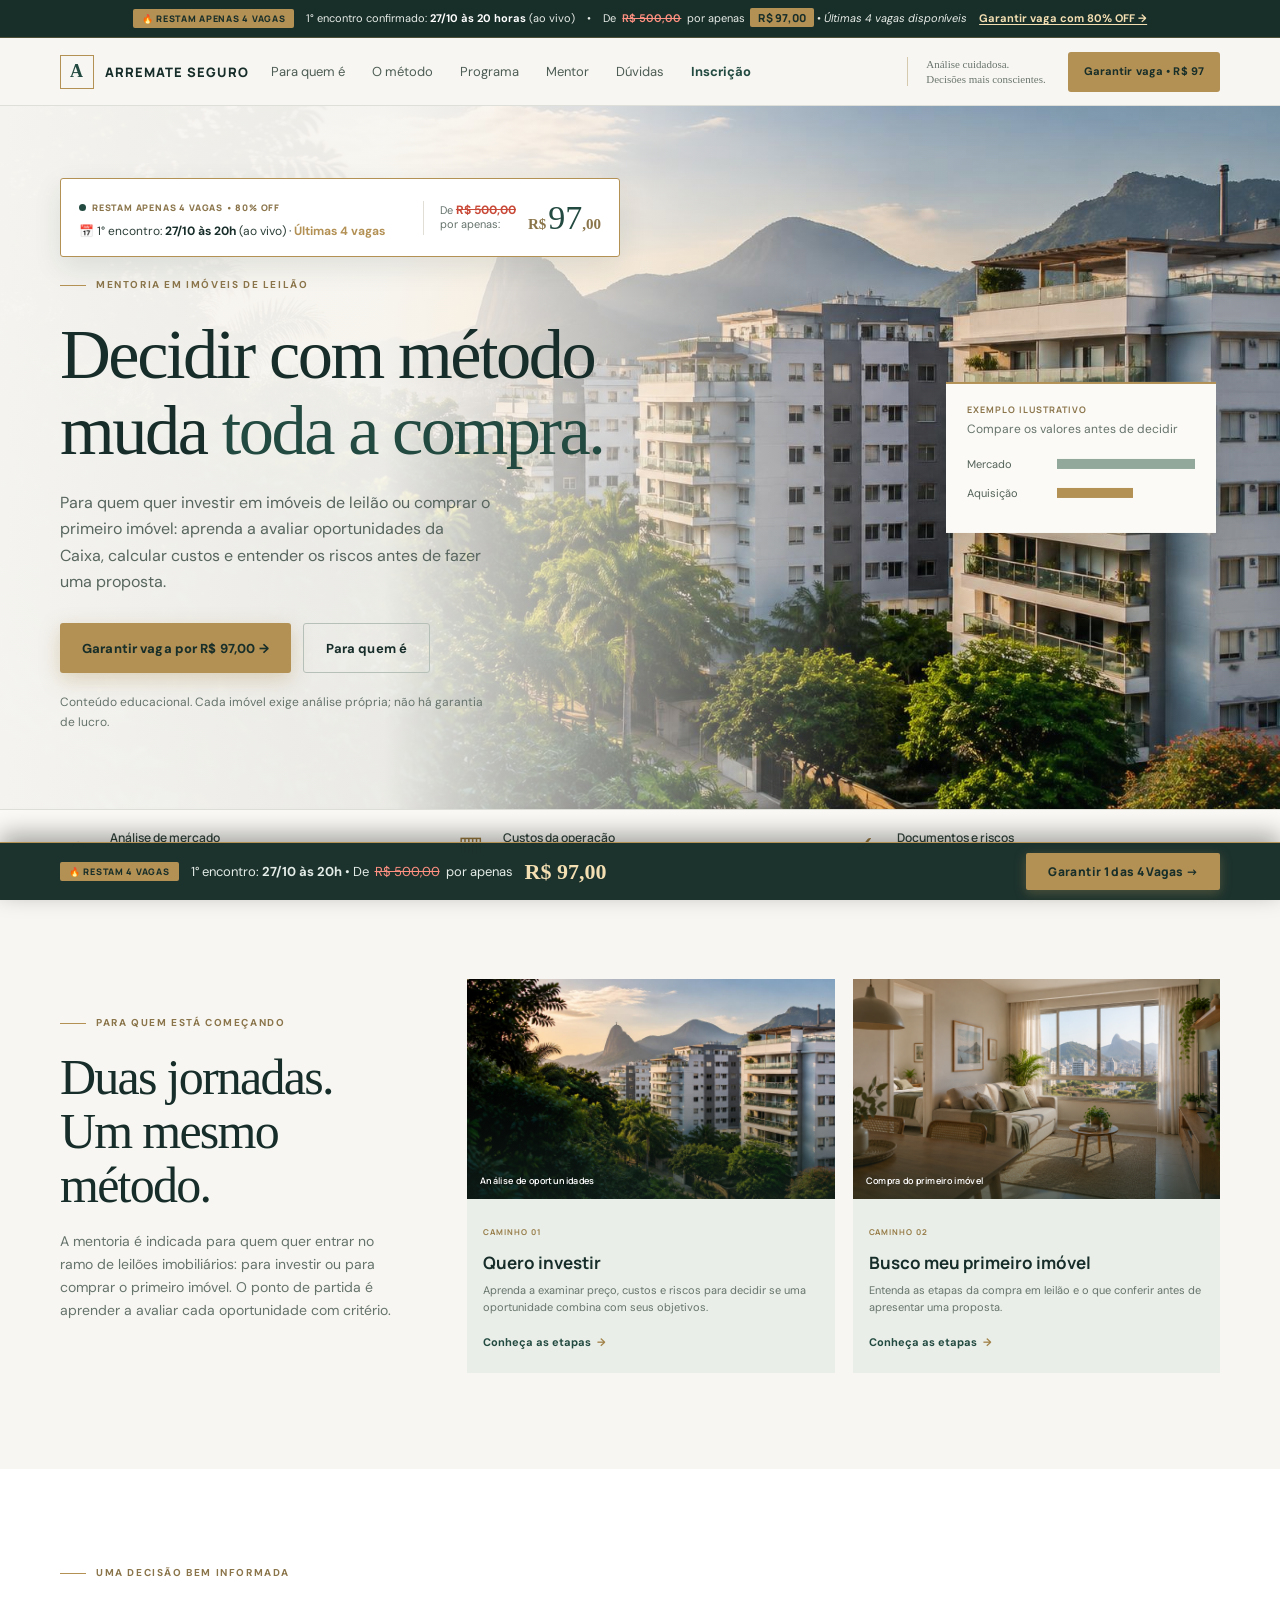
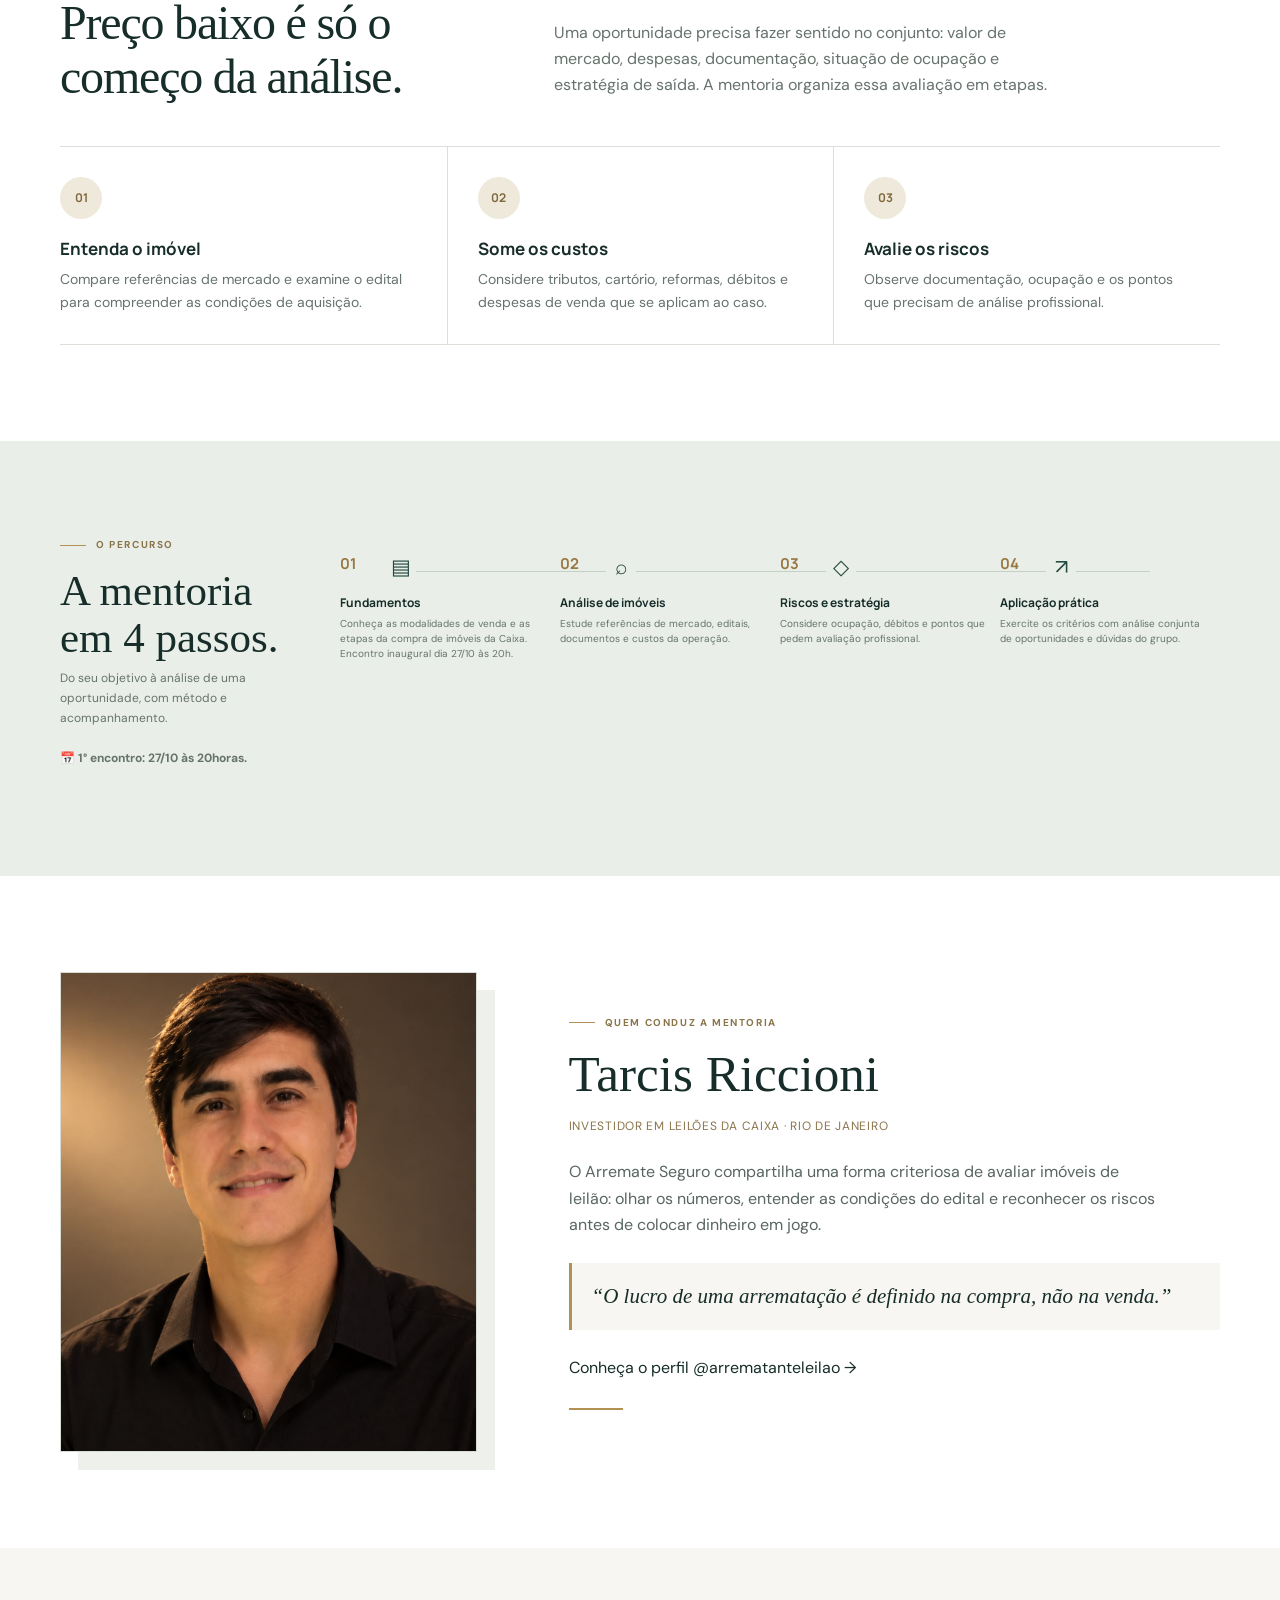
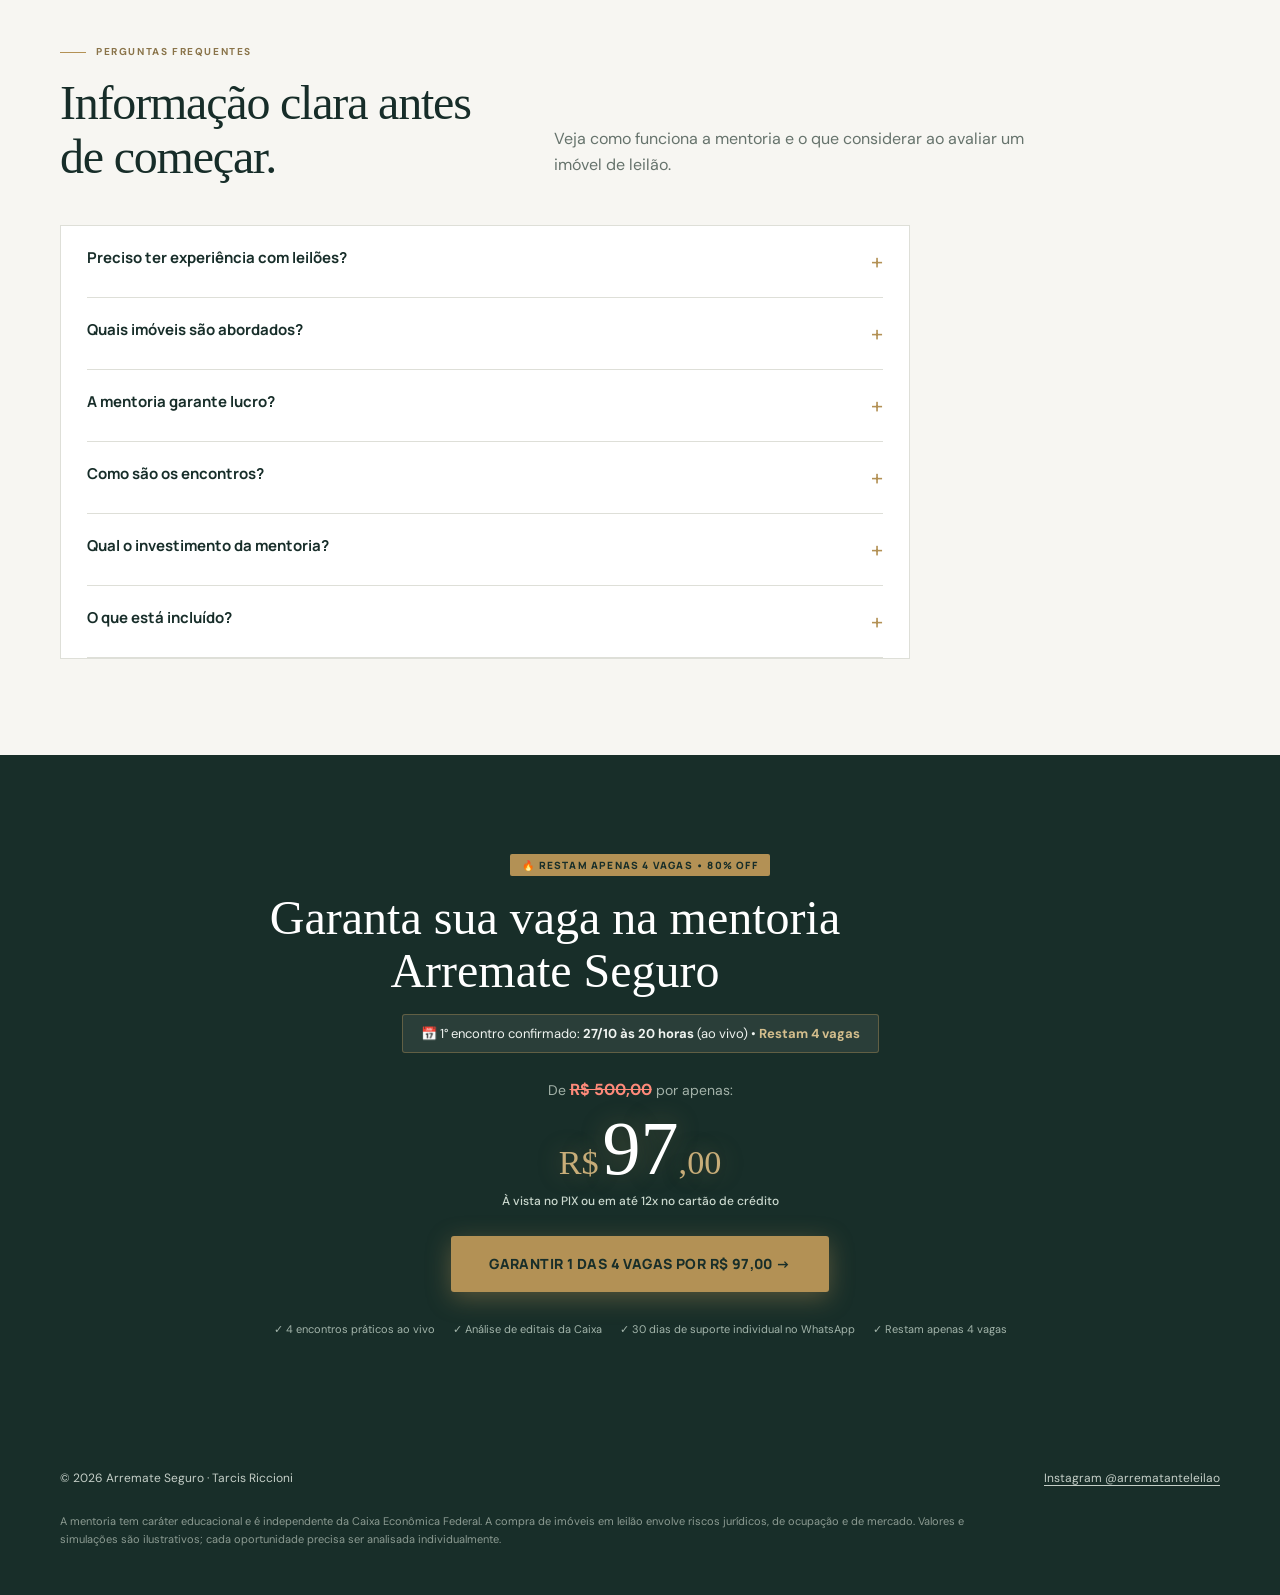
<file: index2.html>
<!DOCTYPE html>
<html lang="pt-BR">
<head>
  <meta charset="UTF-8">
  <meta name="viewport" content="width=device-width, initial-scale=1">
  <meta name="description" content="Mentoria Arremate Seguro: método para analisar imóveis de leilão da Caixa, custos, documentos e riscos antes de decidir.">
  <meta name="theme-color" content="#f7f6f2">
  <title>Arremate Seguro | Método para analisar imóveis de leilão</title>
  <link rel="preconnect" href="https://fonts.googleapis.com">
  <link rel="preconnect" href="https://fonts.gstatic.com" crossorigin>
  <link href="https://fonts.googleapis.com/css2?family=DM+Sans:wght@400;500;600;700&family=Manrope:wght@400;500;600;700;800&display=swap" rel="stylesheet">
  <style>
    :root{--ink:#172d29;--muted:#66736c;--paper:#f7f6f2;--white:#fff;--line:#dedfd8;--green:#234a40;--gold:#b39155;--max:1160px;--serif:Georgia,'Times New Roman',serif;--sans:'DM Sans',Arial,sans-serif;--display:Manrope,Arial,sans-serif}
    *{box-sizing:border-box}html{scroll-behavior:smooth;scroll-padding-top:86px}body{margin:0;background:var(--paper);color:var(--ink);font-family:var(--sans);line-height:1.65;-webkit-font-smoothing:antialiased}a{color:inherit;text-decoration:none}img{display:block;max-width:100%}.wrap{width:min(var(--max),calc(100% - 48px));margin:auto}.topbar{height:78px;border-bottom:1px solid var(--line);background:rgba(247,246,242,.96);position:sticky;top:0;z-index:10}.nav{height:100%;display:flex;align-items:center;justify-content:space-between;gap:30px}.brand{display:flex;align-items:center;gap:11px;font:800 13px var(--display);letter-spacing:.08em}.brand-mark{width:34px;height:34px;border:1px solid var(--gold);display:grid;place-items:center;color:var(--green);font:700 18px var(--serif)}.links{display:flex;align-items:center;gap:27px;color:#4e5d56;font-size:13px}.links a:hover,.text-link:hover{color:var(--gold)}.button{display:inline-flex;align-items:center;justify-content:center;min-height:48px;padding:0 22px;background:var(--green);color:white;font-weight:700;font-size:13px;letter-spacing:.01em;transition:background .2s}.button:hover{background:#18382f}.button.outline{background:transparent;border:1px solid #b7c0b8;color:var(--ink)}.button.outline:hover{border-color:var(--green);background:#fff}.menu-btn{display:none;border:0;background:none;font-size:24px;color:var(--ink)}
    .hero{padding:76px 0 80px}.hero-grid{display:grid;grid-template-columns:1fr .92fr;align-items:center;gap:70px}.eyebrow{display:flex;align-items:center;gap:10px;text-transform:uppercase;letter-spacing:.16em;color:#8a744a;font-weight:700;font-size:10px}.eyebrow:before{content:'';height:1px;width:26px;background:var(--gold)}h1,h2,h3,p{margin-top:0}.hero h1{font:500 clamp(42px,5vw,64px)/1.08 var(--serif);letter-spacing:-.035em;margin:22px 0}.hero h1 em{font-style:normal;color:var(--green)}.hero-copy{max-width:510px;color:#58665f;font-size:16px}.hero-actions{display:flex;flex-wrap:wrap;gap:12px;margin:28px 0 20px}.quiet{font-size:12px;color:var(--muted);max-width:430px}.hero-visual{position:relative}.hero-visual img{width:100%;height:510px;object-fit:cover;object-position:center;border-radius:2px}.photo-caption{position:absolute;left:-24px;bottom:24px;background:var(--white);padding:17px 21px;max-width:260px;border-left:2px solid var(--gold);font-size:12px;color:var(--muted)}.photo-caption strong{display:block;color:var(--ink);font:600 15px var(--display);margin-bottom:2px}
    .proof{border-top:1px solid var(--line);border-bottom:1px solid var(--line);padding:25px 0}.proof-row{display:grid;grid-template-columns:repeat(3,1fr);gap:25px}.proof-item{display:flex;gap:13px;align-items:center;font-size:13px;color:#536159}.proof-num{color:var(--gold);font:italic 25px var(--serif)}
    section.content{padding:96px 0}.section-head{display:grid;grid-template-columns:.8fr 1.2fr;gap:50px;align-items:end;margin-bottom:42px}.section-head h2{font:500 clamp(34px,4vw,48px)/1.12 var(--serif);letter-spacing:-.025em;margin:15px 0 0;max-width:530px}.section-head p{color:var(--muted);max-width:500px;margin:0 0 5px}.method{background:white}.method-grid{display:grid;grid-template-columns:repeat(3,1fr);border-top:1px solid var(--line);border-bottom:1px solid var(--line)}.method-card{padding:27px 30px 30px 0}.method-card+.method-card{border-left:1px solid var(--line);padding-left:30px}.number{font:italic 25px var(--serif);color:var(--gold)}.method-card h3{font:700 17px var(--display);margin:14px 0 8px}.method-card p{color:var(--muted);font-size:14px;margin:0}
    .program{background:#edf0eb}.program-list{border-top:1px solid #d5dbd3}.program-row{display:grid;grid-template-columns:100px 1fr 1.1fr;gap:20px;padding:23px 0;border-bottom:1px solid #d5dbd3;align-items:start}.program-row .num{font:italic 22px var(--serif);color:var(--gold)}.program-row h3{font:700 17px var(--display);margin:0}.program-row p{color:var(--muted);font-size:14px;margin:0}
    .mentor-grid{display:grid;grid-template-columns:.78fr 1.22fr;gap:80px;align-items:center}.mentor-photo{height:480px;width:100%;object-fit:cover;object-position:center 35%}.mentor-copy h2{font:500 clamp(38px,4vw,52px)/1.1 var(--serif);margin:15px 0}.mentor-role{color:#8a744a;font-size:12px;letter-spacing:.06em;text-transform:uppercase;margin-bottom:22px}.mentor-copy p{color:#58665f;max-width:590px}.mentor-quote{border-left:2px solid var(--gold);padding:5px 0 5px 19px;margin:25px 0;color:var(--ink);font:italic 20px/1.45 var(--serif)}
    .simulator{background:#edf0eb;color:var(--ink)}.simulator .section-head h2{color:var(--ink)}.simulator .section-head p{color:var(--muted)}.sim-note{display:grid;grid-template-columns:1fr auto;align-items:center;gap:30px;padding:26px 0;border-top:1px solid rgba(255,255,255,.25);border-bottom:1px solid rgba(255,255,255,.25)}.sim-note p{margin:0;color:#d0dad4;max-width:680px}.sim-note .button{background:var(--paper);color:var(--green);white-space:nowrap}.sim-note .button:hover{background:white}
    .faq{background:white}.faq-list{max-width:850px;border-top:1px solid var(--line)}details{border-bottom:1px solid var(--line);padding:20px 0}summary{cursor:pointer;list-style:none;font:700 16px var(--display);display:flex;justify-content:space-between;gap:18px}summary::-webkit-details-marker{display:none}summary:after{content:'+';font:400 22px var(--sans);color:var(--gold)}details[open] summary:after{content:'−'}details p{color:var(--muted);font-size:14px;max-width:760px;margin:15px 0 2px}
    .close{background:#e9e7df}.close-inner{display:flex;justify-content:space-between;align-items:center;gap:35px}.close h2{font:500 clamp(34px,4vw,46px)/1.15 var(--serif);max-width:650px;margin:0}.footer{background:#182e29;color:#e9eee9;padding:35px 0}.footer-row{display:flex;justify-content:space-between;gap:25px;align-items:center;font-size:12px;color:#c4cec7}.footer a{text-decoration:underline;text-underline-offset:3px}.legal{font-size:11px;line-height:1.6;color:#8c9b92;margin-top:25px;max-width:950px}
    .simulator-tools{display:grid;grid-template-columns:1.05fr .95fr;gap:42px;align-items:start;padding:30px 0;border-top:1px solid rgba(255,255,255,.25)}.sim-fields{padding:10px 0}.sim-field{position:relative;padding:0 0 8px}.sim-field label{letter-spacing:.01em}.sim-field input{border-radius:4px;background:rgba(255,255,255,.1);transition:border-color .2s,background .2s}.sim-field input:hover{border-color:#c8ad79;background:rgba(255,255,255,.14)}.sim-results{border-radius:8px;box-shadow:0 18px 48px rgba(7,28,22,.2);border-top:4px solid #b39155}.chart-box{margin:8px 0 21px;padding:16px;background:#eeede7;border-radius:5px}.chart-heading{display:flex;justify-content:space-between;align-items:center;gap:15px;font:700 11px var(--display);margin-bottom:14px}.chart-heading span:last-child{color:#8a744a;font-size:10px}.chart-line{display:grid;grid-template-columns:88px 1fr auto;gap:10px;align-items:center;margin:10px 0;font-size:10px;color:#59665f}.chart-track{height:11px;background:#d9ddd5;border-radius:99px;overflow:hidden}.chart-fill{height:100%;width:100%;border-radius:inherit;background:linear-gradient(90deg,#456e5e,#234a40);transition:width .25s ease}.chart-fill.purchase{background:linear-gradient(90deg,#d3bd8d,#b39155)}.chart-line strong{font-size:10px;color:#243a34;min-width:75px;text-align:right}.chart-legend{display:flex;gap:16px;margin-top:12px;color:#68756e;font-size:10px}.legend-dot{display:inline-block;width:8px;height:8px;border-radius:50%;margin-right:5px;background:#31594c}.legend-dot.gold{background:#b39155}.sim-profit-row{display:flex;justify-content:space-between;align-items:flex-end;gap:10px}.sim-status{display:inline-flex;align-items:center;gap:6px;background:#e5eee8;color:#31594c;padding:6px 9px;border-radius:99px;font:700 9px var(--display);text-transform:uppercase;letter-spacing:.05em;margin-bottom:13px}.sim-status:before{content:"";height:6px;width:6px;border-radius:50%;background:#57866c}.sim-status.negative{background:#f5e6e2;color:#963f36}.sim-status.negative:before{background:#b94e42}.sim-field input::-webkit-inner-spin-button,.sim-field input::-webkit-outer-spin-button{-webkit-appearance:none;margin:0}.sim-field input[type=number]{appearance:textfield;-moz-appearance:textfield}.sim-fields{display:grid;grid-template-columns:1fr 1fr;gap:20px}.sim-field label{display:block;color:#e1e9e4;font-size:12px;font-weight:600;margin-bottom:8px}.sim-field input{width:100%;height:46px;padding:0 13px;border:1px solid rgba(255,255,255,.32);background:rgba(255,255,255,.08);color:#fff;font:600 15px var(--sans);border-radius:0}.sim-field input:focus{outline:2px solid #c8ad79;outline-offset:2px}.sim-field small{display:block;color:#c5d2cb;font-size:11px;margin-top:6px}.sim-results{background:#f7f6f2;color:var(--ink);padding:24px}.sim-results h3{font:700 14px var(--display);margin-bottom:14px}.sim-profit{font:500 36px/1.15 var(--serif);color:var(--green);margin-bottom:18px}.sim-profit.negative{color:#a13a32}.sim-row{display:flex;justify-content:space-between;gap:15px;padding:10px 0;border-top:1px solid var(--line);font-size:12px}.sim-row span:first-child{color:var(--muted)}.sim-results .legal-sim{font-size:10px;color:var(--muted);line-height:1.5;margin:16px 0 0}.sim-whatsapp{display:inline-flex;margin-top:17px;background:var(--green);color:white;padding:12px 16px;font-size:12px;font-weight:700}.sim-field input{border-radius:4px;background:rgba(255,255,255,.1);transition:border-color .2s,background .2s}.sim-field input:hover{border-color:#c8ad79;background:rgba(255,255,255,.14)}.sim-results{border-radius:8px;box-shadow:0 18px 48px rgba(7,28,22,.2);border-top:4px solid #b39155}.chart-box{margin:8px 0 21px;padding:16px;background:#eeede7;border-radius:5px}.chart-heading{display:flex;justify-content:space-between;align-items:center;gap:15px;font:700 11px var(--display);margin-bottom:14px}.chart-heading span:last-child{color:#8a744a;font-size:10px}.chart-line{display:grid;grid-template-columns:88px 1fr auto;gap:10px;align-items:center;margin:10px 0;font-size:10px;color:#59665f}.chart-track{height:11px;background:#d9ddd5;border-radius:99px;overflow:hidden}.chart-fill{height:100%;width:100%;border-radius:inherit;background:linear-gradient(90deg,#456e5e,#234a40);transition:width .25s ease}.chart-fill.purchase{background:linear-gradient(90deg,#d3bd8d,#b39155)}.chart-line strong{font-size:10px;color:#243a34;min-width:75px;text-align:right}.chart-legend{display:flex;gap:16px;margin-top:12px;color:#68756e;font-size:10px}.legend-dot{display:inline-block;width:8px;height:8px;border-radius:50%;margin-right:5px;background:#31594c}.legend-dot.gold{background:#b39155}.sim-status{display:inline-flex;align-items:center;gap:6px;background:#e5eee8;color:#31594c;padding:6px 9px;border-radius:99px;font:700 9px var(--display);text-transform:uppercase;letter-spacing:.05em;margin-bottom:13px}.sim-status:before{content:"";height:6px;width:6px;border-radius:50%;background:#57866c}.sim-status.negative{background:#f5e6e2;color:#963f36}.sim-status.negative:before{background:#b94e42}.sim-field input::-webkit-inner-spin-button,.sim-field input::-webkit-outer-spin-button{-webkit-appearance:none;margin:0}.sim-field input[type=number]{appearance:textfield;-moz-appearance:textfield}@media(max-width:700px){.simulator-tools{grid-template-columns:1fr;gap:24px}.sim-fields{grid-template-columns:1fr 1fr}}@media(max-width:430px){.sim-fields{grid-template-columns:1fr}}
    .simulator{background:#edf0eb;color:var(--ink)}.simulator .section-head h2{color:var(--ink)}.simulator .section-head p{color:var(--muted)}.simulator-tools{grid-template-columns:1fr 1fr;gap:54px;padding:36px 0 0;border-top:1px solid #d5dbd3}.sim-fields{gap:25px 22px}.sim-field{padding:0 0 4px}.sim-field label{color:#34463e;font-size:12px}.sim-field input:not([type=range]){color:var(--ink);background:white;border:1px solid #d3d9d2;border-radius:3px;height:48px}.sim-field input:not([type=range]):hover{background:white;border-color:#84988a}.sim-field input:not([type=range]):focus{outline:2px solid #b39155;outline-offset:2px}.sim-field small{color:#718078}.sim-field input.sim-range{appearance:none;-webkit-appearance:none;width:100%;height:4px;padding:0;margin:15px 0 0;border:0;border-radius:99px;background:linear-gradient(90deg,#b39155,#d8d9d1);cursor:pointer}.sim-field input.sim-range::-webkit-slider-thumb{-webkit-appearance:none;width:15px;height:15px;border-radius:50%;background:#234a40;border:3px solid #fff;box-shadow:0 0 0 1px #234a40}.sim-field input.sim-range::-moz-range-thumb{width:11px;height:11px;border-radius:50%;background:#234a40;border:3px solid #fff;box-shadow:0 0 0 1px #234a40}.sim-results{background:#234a40;color:#fff;border:0;border-radius:7px;padding:30px;box-shadow:0 18px 42px rgba(23,45,41,.14)}.sim-results h3{color:#e7ece8;font-size:12px;text-transform:uppercase;letter-spacing:.08em}.sim-profit{color:#fff;font-size:40px;margin-bottom:0}.sim-profit.negative{color:#ffb6a8}.sim-status{background:rgba(255,255,255,.12);color:#e6ede8}.sim-status.negative{background:rgba(185,78,66,.22);color:#ffd4cc}.chart-box{background:rgba(255,255,255,.96);padding:18px;margin:20px 0;color:var(--ink)}.chart-heading{font-size:12px}.sim-row{border-color:rgba(255,255,255,.18);color:#fff}.sim-row span:first-child{color:#d2ddd6}.sim-row strong{color:#fff}.sim-results .legal-sim{color:#d1ddd5}.sim-whatsapp{background:#fff;color:#234a40;border-radius:3px;padding:14px 18px}.sim-whatsapp:hover{background:#e8ede8}.chart-line{grid-template-columns:75px minmax(35px,1fr) auto}.chart-line strong{min-width:68px}.chart-legend{flex-wrap:wrap}.simulator-tools .sim-fields{align-self:center}@media(max-width:700px){.simulator-tools{grid-template-columns:1fr;gap:28px;padding-top:26px}.sim-results{padding:22px}.sim-profit{font-size:36px}}    @media(max-width:850px){.links{display:none;position:absolute;top:77px;left:0;right:0;background:var(--paper);padding:20px 24px 25px;border-bottom:1px solid var(--line);flex-direction:column;align-items:flex-start}.links.open{display:flex}.menu-btn{display:block}.nav>.button{display:none}.hero-grid{grid-template-columns:1fr;gap:38px}.hero{padding-top:54px}.hero-visual img{height:440px}.photo-caption{left:14px}.section-head{grid-template-columns:1fr;gap:15px}.mentor-grid{gap:40px;grid-template-columns:.8fr 1.2fr}.mentor-photo{height:420px}.program-row{grid-template-columns:58px 1fr}.program-row p{grid-column:2}.close-inner{align-items:flex-start;flex-direction:column}}
    @media(max-width:580px){.wrap{width:min(100% - 36px,var(--max))}.topbar{height:68px}.links{top:67px}.brand{font-size:11px}.hero{padding:43px 0 54px}.hero h1{font-size:43px}.hero-copy{font-size:15px}.hero-visual img{height:350px}.proof-row{grid-template-columns:1fr;gap:15px}.proof-item{font-size:12px}.proof-num{font-size:21px}.content{padding:68px 0!important}.section-head{margin-bottom:30px}.section-head h2{font-size:37px}.method-grid{grid-template-columns:1fr}.method-card,.method-card+.method-card{padding:22px 0;border-left:0;border-bottom:1px solid var(--line)}.method-card:last-child{border-bottom:0}.program-row{gap:10px;padding:19px 0}.mentor-grid{grid-template-columns:1fr;gap:30px}.mentor-photo{height:410px}.sim-note{grid-template-columns:1fr;gap:20px}.sim-note .button{justify-self:start}.footer-row{align-items:flex-start;flex-direction:column}}
    @media(prefers-reduced-motion:reduce){html{scroll-behavior:auto}*,*::before,*::after{transition:none!important}}
      /* Refinamento visual geral */
    .hero{padding:82px 0 88px}.hero-visual{padding:0 16px 18px 0}.hero-visual:after{content:"";position:absolute;right:0;bottom:0;width:74%;height:76%;border:1px solid rgba(179,145,85,.55);z-index:-1}.hero-visual img{height:535px;box-shadow:0 24px 55px rgba(23,45,41,.13)}.hero-analysis{position:absolute;right:-15px;top:36px;width:182px;padding:17px 17px 14px;background:#fff;box-shadow:0 12px 32px rgba(23,45,41,.16);z-index:2;border-top:2px solid var(--gold)}.analysis-label{display:block;color:#8a744a;font:700 9px var(--display);letter-spacing:.11em;text-transform:uppercase}.hero-analysis strong{display:block;margin-top:7px;color:var(--green);font:500 32px/1.1 var(--serif)}.analysis-caption{display:block;color:var(--muted);font-size:10px;line-height:1.4;margin-top:3px}.analysis-bars{display:grid;gap:5px;margin-top:13px}.analysis-bars i{display:block;height:6px;border-radius:99px;background:linear-gradient(90deg,#345d4e,#234a40)}.analysis-bars i+ i{width:55%;background:linear-gradient(90deg,#d2bb89,#b39155)}.analysis-legend{display:flex;justify-content:space-between;margin-top:6px;color:#78847c;font-size:8px}.photo-caption{left:-32px;bottom:28px;box-shadow:0 10px 25px rgba(23,45,41,.1)}
    #publico{background:var(--paper)}#publico .method-card,#metodo .method-card{position:relative;padding-top:30px}#publico .method-card .number,#metodo .method-card .number{display:grid;place-items:center;width:42px;height:42px;border-radius:50%;background:#eee9db;color:#80683d;font:700 12px var(--display);font-style:normal}#publico .method-card h3,#metodo .method-card h3{margin-top:18px}
    .program{position:relative;background:#edf0eb}.program-list{position:relative;border:0;padding-left:4px}.program-list:before{content:"";position:absolute;left:22px;top:23px;bottom:24px;width:1px;background:#c4cfc5}.program-row{position:relative;grid-template-columns:58px minmax(170px,.8fr) 1.2fr;border-top:1px solid #d5dbd3;border-bottom:0;padding:25px 0}.program-row:last-child{border-bottom:1px solid #d5dbd3}.program-row .num{position:relative;z-index:1;display:grid;place-items:center;width:38px;height:38px;border:1px solid #b39155;border-radius:50%;background:#edf0eb;color:#765e34;font:700 11px var(--display);font-style:normal}.program-row h3{padding-top:6px}.program-row p{padding-top:5px}
    #mentor{background:#fff}.mentor-grid{gap:92px}.mentor-photo{box-shadow:18px 18px 0 #edf0eb;border:1px solid #d7dcd5}.mentor-copy{position:relative}.mentor-copy:after{content:"";display:block;width:54px;height:2px;background:var(--gold);margin-top:27px}.mentor-quote{background:#f7f6f2;padding:18px 20px;border-left:3px solid var(--gold);font-size:21px}
    .faq{background:#f7f6f2}.faq-list{background:#fff;padding:0 26px;border:1px solid var(--line)}details{padding:21px 0}summary{font-size:15px}details[open] summary{color:var(--green)}
    .close{background:#234a40;color:white}.close h2{color:white}.close .button{background:#f7f6f2;color:#234a40}.close .button:hover{background:#e4e9e4}.close-inner{min-height:120px}
    .button{border-radius:3px;min-height:50px}.button:focus-visible,.links a:focus-visible,.text-link:focus-visible,summary:focus-visible{outline:2px solid var(--gold);outline-offset:4px}.proof{background:rgba(255,255,255,.42)}.proof-item{min-height:34px}.proof-num{display:grid;place-items:center;width:34px;height:34px;border:1px solid rgba(179,145,85,.45);border-radius:50%;font-size:17px}
    @media(max-width:850px){.hero-visual{max-width:620px}.hero-analysis{right:0}.photo-caption{left:14px}.program-row{grid-template-columns:50px 1fr}.program-row p{grid-column:2}.mentor-grid{gap:48px}}
    @media(max-width:580px){.hero{padding:45px 0 58px}.hero-visual{padding:0 8px 12px 0}.hero-visual img{height:365px}.hero-analysis{right:-4px;top:18px;width:150px;padding:13px}.hero-analysis strong{font-size:27px}.photo-caption{left:4px;bottom:18px;max-width:210px}.program-list{padding-left:0}.program-list:before{left:18px}.program-row{grid-template-columns:45px 1fr;padding:20px 0}.program-row p{grid-column:2}.mentor-photo{box-shadow:10px 10px 0 #edf0eb}.faq-list{padding:0 16px}.close-inner{min-height:0}.analysis-caption{font-size:9px}}
      .journeys{background:#f7f6f2}.journeys-layout{display:grid;grid-template-columns:.78fr 1.62fr;gap:48px;align-items:center}.journeys-intro h2{font:500 clamp(36px,4.1vw,50px)/1.08 var(--serif);letter-spacing:-.035em;margin:18px 0}.journeys-intro p{max-width:340px;color:var(--muted);font-size:14px}.journey-cards{display:grid;grid-template-columns:1fr 1fr;gap:18px}.journey-card{background:#fff;min-width:0;border:1px solid #e5e4dd;transition:transform .2s,box-shadow .2s}.journey-card:hover{transform:translateY(-3px);box-shadow:0 8px 24px rgba(23,45,41,.07)}.journey-art{position:relative;height:164px;overflow:hidden;background:#e7ece5;padding:16px 18px}.journey-art:after{content:"";position:absolute;width:170px;height:170px;border:1px solid rgba(35,74,64,.14);border-radius:50%;right:-42px;bottom:-98px}.journey-art-invest{background:linear-gradient(135deg,#e9ede6,#dce6dc)}.journey-art-home{background:linear-gradient(135deg,#eee9df,#e6e1d4)}.art-kicker{font:700 8px var(--display);letter-spacing:.12em;color:#66766b}.art-chart{position:absolute;left:22px;right:25px;bottom:35px;height:72px;display:flex;align-items:end;gap:10px;border-bottom:1px solid rgba(35,74,64,.3);background:repeating-linear-gradient(to bottom,transparent 0,transparent 22px,rgba(35,74,64,.08) 23px,transparent 24px)}.art-chart i{display:block;width:19px;background:#456e5e;height:36%;z-index:1}.art-chart i:nth-child(2){height:53%}.art-chart i:nth-child(3){height:42%;background:#b39155}.art-chart i:nth-child(4){height:77%}.art-chart i:nth-child(5){height:62%;background:#b39155}.art-baseline{position:absolute;bottom:35px;left:22px;width:calc(100% - 47px);height:1px;background:#8ea095}.art-tag{position:absolute;bottom:10px;left:22px;font-size:9px;color:#5d6d62}.journey-art-home .art-home{position:absolute;left:50%;top:42px;width:108px;height:90px;transform:translateX(-50%)}.art-roof{position:absolute;left:12px;top:7px;width:76px;height:76px;border-left:2px solid #456e5e;border-top:2px solid #456e5e;transform:rotate(45deg);border-radius:2px}.art-house{position:absolute;left:12px;top:39px;width:82px;height:49px;border:2px solid #456e5e;background:rgba(255,255,255,.32);display:flex;justify-content:space-evenly;align-items:flex-start;padding-top:8px}.art-house i{width:12px;height:15px;border:1px solid #b39155;background:rgba(255,255,255,.5)}.art-house b{position:absolute;bottom:0;left:32px;width:17px;height:27px;border:1px solid #456e5e;border-bottom:0}.journey-art-home .art-tag{left:18px}.journey-copy{padding:19px 20px 20px}.journey-index{font:700 8px var(--display);letter-spacing:.12em;color:#977c48}.journey-copy h3{font:700 17px var(--display);margin:8px 0}.journey-copy p{font-size:12px;color:var(--muted);line-height:1.55;min-height:56px;margin:0 0 12px}.journey-copy a{font-size:11px;font-weight:700;color:var(--green)}.journey-copy a span{color:#a2834a;margin-left:3px}.journey-copy a:hover{text-decoration:underline;text-underline-offset:3px}
    @media(max-width:850px){.journeys-layout{grid-template-columns:1fr;gap:24px}.journeys-intro p{max-width:580px}.journey-cards{max-width:740px}}
    @media(max-width:580px){.journeys-layout{gap:19px}.journeys-intro h2{font-size:39px}.journey-cards{grid-template-columns:1fr;gap:14px}.journey-art{height:150px}.journey-copy p{min-height:0}}      /* Composição alinhada ao conceito aprovado */
    .topbar{height:68px}.nav{gap:22px}.nav-note{margin-left:auto;padding-left:18px;border-left:1px solid #d5c9ae;color:#6b756f;font:500 11px/1.35 var(--serif)}.nav-cta{min-height:40px;padding:0 16px;font-size:11px}
    .hero{position:relative;isolation:isolate;padding:0;min-height:520px;background:#edeae2}.hero-grid{position:static;display:block;min-height:520px}.hero-content{position:relative;z-index:3;width:min(50%,560px);padding:72px 0 64px}.hero-content h1{font-size:clamp(44px,5.5vw,72px);max-width:560px}.hero-content .hero-copy{max-width:430px}.hero-visual{position:absolute;inset:0;z-index:1;pointer-events:none;padding:0}.hero-visual img{width:100%;height:100%;object-fit:cover;object-position:center 48%;border-radius:0;box-shadow:none}.hero-visual:after{content:"";position:absolute;inset:0;width:auto;height:auto;border:0;z-index:1;background:linear-gradient(90deg,rgba(247,246,242,.99) 0%,rgba(247,246,242,.95) 30%,rgba(247,246,242,.58) 47%,rgba(23,45,41,.05) 70%,rgba(23,45,41,.18) 100%)}.hero-analysis{right:5vw;top:50%;transform:translateY(-50%);width:270px;padding:19px 21px;background:#fbfaf6;z-index:3;pointer-events:auto}.hero-analysis .analysis-caption{margin:5px 0 17px;font-size:12px}.analysis-row{display:grid;grid-template-columns:80px 1fr;align-items:center;gap:10px;margin:11px 0;color:#536159;font-size:11px}.analysis-row i{height:10px;background:#92a89b;border-radius:0}.analysis-row .analysis-market{width:100%}.analysis-row .analysis-buy{width:55%;background:#b39155}.photo-caption{display:none}
    .proof{padding:18px 0;background:#fbfaf6}.proof-row{gap:20px}.proof-item{gap:14px}.proof-icon{width:36px;height:36px;flex:0 0 36px;display:grid;place-items:center;color:#9a7a3f;font:500 27px var(--serif)}.proof-item strong,.proof-item small{display:block}.proof-item strong{font:600 12px var(--display);color:#34463e}.proof-item small{font-size:10px;color:#768078;margin-top:1px}
    .journeys{background:#fbfaf6}.journeys-layout{grid-template-columns:.8fr 1.65fr;gap:42px}.journey-cards{gap:18px}.journey-card{grid-template-columns:.88fr 1.12fr;border:0;background:#e9eee8}.journey-photo{position:relative;min-height:220px;overflow:hidden}.journey-photo img{position:absolute;inset:0;width:100%;height:100%;object-fit:cover}.journey-photo:after{content:"";position:absolute;inset:45% 0 0;background:linear-gradient(transparent,rgba(20,38,32,.65))}.journey-photo span{position:absolute;z-index:1;left:13px;bottom:12px;color:#fff;font:600 9px var(--display);letter-spacing:.04em}.journey-copy{align-self:center;padding:18px 16px}.journey-copy p{min-height:0;font-size:11px}.journey-index{font-size:8px}
    .program{background:#e9eee8}.program-layout{display:grid;grid-template-columns:.88fr 3.12fr;gap:32px;align-items:start}.program-intro h2{font:500 clamp(32px,3.5vw,43px)/1.08 var(--serif);margin:15px 0 8px}.program-intro p{font-size:12px;color:var(--muted);max-width:220px}.program-list{display:grid;grid-template-columns:repeat(4,minmax(0,1fr));gap:0;padding:3px 0 0;border:0}.program-list:before{left:8%;right:8%;top:34px;bottom:auto;width:auto;height:1px}.program-row{display:grid;grid-template-columns:38px 1fr;gap:0 8px;padding:10px 13px 0 0;border:0;align-content:start}.program-row:last-child{border:0}.program-row .num{grid-column:1;grid-row:1;font-size:15px;color:#997943;border:0;background:transparent;width:auto;height:auto;display:block;padding-top:3px}.program-row .step-mark{grid-column:2;grid-row:1;z-index:1;width:30px;height:30px;background:#e9eee8;color:#234a40;display:grid;place-items:center;font-size:21px}.program-row h3{grid-column:1/3;font-size:12px;padding:14px 0 0}.program-row p{grid-column:1/3;font-size:10px;line-height:1.5;padding-top:5px}
    .simulator{background:#fbfaf6}.simulator-layout{display:grid;grid-template-columns:.83fr 1fr 1.25fr;gap:26px;align-items:center}.simulator-intro{position:relative;min-height:270px;padding:10px 10px 130px 0}.simulator-intro h2{font:500 clamp(30px,3.2vw,40px)/1.08 var(--serif);letter-spacing:-.03em;margin:14px 0}.simulator-intro p{font-size:12px;color:var(--muted);max-width:255px}.simulator-sketch{position:absolute;left:0;bottom:0;width:100%;height:112px;overflow:hidden;opacity:.7;background:linear-gradient(180deg,transparent 0 82%,#d4d9d1 82% 83%,transparent 83%)}.sketch-mountain{position:absolute;bottom:15px;left:12%;width:120px;height:70px;border-left:2px solid #809084;border-top:2px solid #809084;transform:rotate(38deg) skew(-10deg,-10deg);opacity:.7}.sketch-city{position:absolute;bottom:16px;left:3%;right:0;height:35px;background:repeating-linear-gradient(90deg,transparent 0 13px,#839288 14px 15px,transparent 16px 29px);clip-path:polygon(0 65%,8% 65%,8% 32%,15% 32%,15% 73%,23% 73%,23% 10%,30% 10%,30% 66%,42% 66%,42% 25%,48% 25%,48% 78%,60% 78%,60% 40%,67% 40%,67% 67%,77% 67%,77% 20%,84% 20%,84% 73%,100% 73%,100% 100%,0 100%)}.sim-fields{display:grid;grid-template-columns:1fr;gap:11px;padding:0 20px 0 0;border-right:1px solid #e2e2dc}.sim-field{padding:0}.sim-field label{font-size:10px;margin-bottom:4px}.sim-field input:not([type=range]){height:36px;font-size:12px}.sim-field input.sim-range{margin:8px 0 0;height:3px}.sim-field small{font-size:9px;margin-top:3px}.sim-results{padding:22px 22px 18px;border-radius:2px;border-top:0;box-shadow:none}.sim-result-title{font:600 11px var(--display);color:#e6ece7;margin-bottom:7px}.sim-status{margin:0 0 4px;padding:0;background:transparent;color:#e6d1a4;font-size:8px}.sim-status:before{background:#d5b870}.sim-status.negative{background:transparent;color:#ffd4cc}.sim-profit{font-size:34px;margin-bottom:11px}.sim-results>.sim-row{font-size:10px;padding:7px 0}.sim-results .chart-box{margin:11px 0;padding:10px 0;background:transparent;border-radius:0;border-top:1px solid rgba(255,255,255,.28);border-bottom:1px solid rgba(255,255,255,.28)}.sim-results .chart-line{grid-template-columns:64px minmax(30px,1fr);gap:8px;margin:7px 0;color:#eff3ef;font-size:9px}.sim-results .chart-track{height:8px;background:rgba(255,255,255,.2)}.sim-results .chart-fill{background:#d9dfd8}.sim-results .chart-fill.purchase{background:#b39155}.sim-results .chart-legend{display:none}.sim-results .sim-row span:first-child{color:#d4dfd7}.sim-results .sim-row strong{font-variant-numeric:tabular-nums}.sim-results .legal-sim{font-size:9px;line-height:1.45}.sim-results .sim-whatsapp{font-size:10px;padding:10px 13px;margin-top:12px}
    .close{background:#234a40}.close-inner{min-height:110px}
    @media(max-width:900px){.nav-note{display:none}.hero-content{width:58%}.hero-analysis{right:3vw;width:240px}.program-layout{grid-template-columns:1fr}.program-intro p{max-width:400px}.program-list{gap:5px}.simulator-layout{grid-template-columns:.9fr 1fr}.simulator-intro{grid-column:1/3;min-height:0;padding:0}.simulator-sketch{display:none}}
    @media(max-width:700px){.hero{min-height:0}.hero-grid{min-height:590px}.hero-content{width:100%;max-width:520px;padding:54px 0 250px}.hero-visual:after{background:linear-gradient(180deg,rgba(247,246,242,.98) 0%,rgba(247,246,242,.94) 43%,rgba(247,246,242,.28) 70%,rgba(23,45,41,.2) 100%)}.hero-visual img{object-position:60% center}.hero-analysis{top:auto;bottom:20px;right:20px;transform:none;width:220px}.journeys-layout{grid-template-columns:1fr;gap:22px}.journey-cards{grid-template-columns:1fr}.journey-card{grid-template-columns:.8fr 1.2fr}.journey-photo{min-height:180px}.program-list{grid-template-columns:repeat(2,minmax(0,1fr));row-gap:25px}.program-list:before{display:none}.program-row{padding:8px 8px 0 0}.simulator-layout{grid-template-columns:1fr;gap:23px}.simulator-intro{grid-column:auto}.sim-fields{grid-template-columns:1fr 1fr;gap:18px;padding:0;border:0}.sim-results{padding:22px}}
    .top-announcement{background:#182e29;color:#e9eee9;padding:9px 0;font-size:11px;border-bottom:1px solid rgba(179,145,85,.35);text-align:center}
    .top-announcement-inner{display:flex;align-items:center;justify-content:center;gap:12px;flex-wrap:wrap}
    .top-tag{background:#b39155;color:#182e29;font:800 9px var(--display);padding:3px 9px;border-radius:2px;letter-spacing:.08em;text-transform:uppercase}
    .top-price-badge{background:#b39155;color:#182e29;font:800 11px var(--display);padding:2px 8px;border-radius:2px;letter-spacing:.02em;margin-left:2px}
    .top-announcement del{color:#ff9182;margin:0 3px;font-weight:600}
    .top-announcement strong{color:#fff}
    .top-announcement a{color:#f3dfb2;font-weight:700;text-decoration:underline;text-underline-offset:2px}
    .top-announcement a:hover{color:#fff}
    
    /* Box de Oferta no Hero em Grande Evidência */
    .hero-offer-box{background:#fff;border:1.5px solid #b39155;border-radius:3px;padding:14px 18px;margin-bottom:20px;box-shadow:0 10px 28px rgba(23,45,41,.1);display:flex;align-items:center;justify-content:space-between;gap:16px;flex-wrap:wrap}
    .hero-offer-box .badge{display:inline-flex;align-items:center;gap:6px;font:800 9px var(--display);color:#8a744a;letter-spacing:.09em;text-transform:uppercase}
    .hero-offer-box .badge-pulse{width:7px;height:7px;border-radius:50%;background:#234a40;display:inline-block}
    .hero-offer-box .date{font-size:12px;color:#2c3e37;margin-top:3px}
    .hero-offer-box .date strong{color:#172d29}
    .hero-offer-box .pricing{display:flex;align-items:center;gap:12px;border-left:1px solid #e1ded6;padding-left:16px}
    .hero-offer-box .from{font-size:11px;color:var(--muted);line-height:1.25}
    .hero-offer-box .from del{color:#c94a38;font-weight:700;font-size:12px}
    .hero-offer-box .to{font:500 34px/1 var(--serif);color:var(--green);display:flex;align-items:baseline}
    .hero-offer-box .to em{font-style:normal;font-size:15px;color:#8a744a;margin-right:2px;font-weight:700}
    .hero-offer-box .to small{font-size:15px;color:#8a744a;font-weight:700}
    
    /* Seção de Inscrição e Preço em Destaque */
    .close{background:#182e29;color:#fff;padding:85px 0 110px}
    .close-card{max-width:820px;margin:0 auto;text-align:center}
    .close-tag{display:inline-block;background:#b39155;color:#182e29;font:800 10px var(--display);letter-spacing:.12em;text-transform:uppercase;padding:4px 12px;border-radius:2px;margin-bottom:16px}
    .close-card h2{font:500 clamp(34px,4.5vw,48px)/1.1 var(--serif);color:#fff;margin:0 0 16px}
    .close-date{display:inline-flex;align-items:center;gap:8px;background:rgba(255,255,255,.08);border:1px solid rgba(179,145,85,.4);padding:8px 18px;border-radius:3px;font-size:13px;color:#f0f4f1;margin-bottom:24px}
    .close-pricing{margin:0 0 24px}
    .close-old-price{font-size:14px;color:#a3b2a9;margin-bottom:4px}
    .close-old-price del{color:#ff8a7a;font-weight:700;font-size:16px}
    .close-big-price{font:500 clamp(54px,7.5vw,76px)/1 var(--serif);color:#fff;text-shadow:0 0 24px rgba(179,145,85,.35);margin:6px 0}
    .close-big-price em{font-style:normal;color:#c8ad79;font-size:.45em;margin-right:4px}
    .close-big-price small{font-size:.45em;color:#c8ad79}
    .close-terms{font-size:12px;color:#cbd9cf;margin-top:6px;font-weight:500}
    .close-actions{display:flex;flex-direction:column;align-items:center;gap:14px}
    .close-btn{min-height:56px;padding:0 38px;background:#b39155;color:#182e29;font:800 14px var(--display);letter-spacing:.03em;border-radius:3px;box-shadow:0 6px 24px rgba(179,145,85,.4);transition:background .2s,transform .2s,box-shadow .2s;display:inline-flex;align-items:center;justify-content:center}
    .close-btn:hover{background:#c8ad79;color:#182e29;transform:translateY(-2px);box-shadow:0 8px 30px rgba(179,145,85,.6)}
    .close-pills{display:flex;gap:18px;justify-content:center;flex-wrap:wrap;margin-top:14px;font-size:11px;color:#a3b5ab}

    /* Barra Fixa Flutuante de Rodapé */
    .sticky-offer-bar{position:fixed;bottom:0;left:0;right:0;background:rgba(24,46,41,.98);border-top:1.5px solid #b39155;backdrop-filter:blur(12px);padding:10px 20px;z-index:98;box-shadow:0 -8px 24px rgba(0,0,0,.35)}
    .sticky-offer-inner{width:min(var(--max),calc(100% - 40px));margin:0 auto;display:flex;align-items:center;justify-content:space-between;gap:16px;flex-wrap:wrap}
    .sticky-offer-info{display:flex;align-items:center;gap:12px;flex-wrap:wrap}
    .sticky-offer-tag{background:#b39155;color:#182e29;font:800 9px var(--display);padding:3px 9px;border-radius:2px;text-transform:uppercase;letter-spacing:.08em}
    .sticky-offer-text{color:#e4ece7;font-size:13px}
    .sticky-offer-text del{color:#ff9182;margin:0 3px}
    .sticky-offer-price{font:700 22px var(--serif);color:#f3dfb2}
    .sticky-offer-btn{background:#b39155;color:#182e29!important;font:800 12px var(--display);padding:10px 22px;border-radius:2px;letter-spacing:.03em;transition:background .2s,transform .2s;white-space:nowrap;box-shadow:0 3px 12px rgba(179,145,85,.35)}
    .sticky-offer-btn:hover{background:#c8ad79;transform:translateY(-1px);box-shadow:0 5px 16px rgba(179,145,85,.55)}
    @media(max-width:768px){.sticky-offer-bar{display:none!important}.hero-offer-box{flex-direction:column;align-items:flex-start;gap:10px}.hero-offer-box .pricing{border-left:0;padding-left:0;border-top:1px solid #e1ded6;padding-top:8px;width:100%;justify-content:space-between}}
  </style>
</head>
<body>
  <div class="top-announcement" role="region" aria-label="Aviso de turma">
    <div class="wrap top-announcement-inner">
      <span class="top-tag">🔥 Restam Apenas 4 Vagas</span>
      <span>1° encontro confirmado: <strong>27/10 às 20 horas</strong> (ao vivo)</span>
      <span>•</span>
      <span>De <del>R$ 500,00</del> por apenas <span class="top-price-badge">R$ 97,00</span> • <em>Últimas 4 vagas disponíveis</em></span>
      <a href="#inscricao">Garantir vaga com 80% OFF &rarr;</a>
    </div>
  </div>
  <header class="topbar" id="top"><div class="wrap nav">
    <a class="brand" href="#top"><span class="brand-mark" aria-hidden="true">A</span><span>ARREMATE SEGURO</span></a>
    <nav class="links" id="siteNav" aria-label="Navegação principal"><a href="#publico">Para quem é</a><a href="#metodo">O método</a><a href="#programa">Programa</a><a href="#mentor">Mentor</a><a href="#duvidas">Dúvidas</a><a href="#inscricao" style="color:var(--green);font-weight:700;">Inscrição</a></nav>
    <span class="nav-note">Análise cuidadosa.<br>Decisões mais conscientes.</span><a class="button nav-cta" href="#inscricao" style="background:#b39155;color:#182e29;font-weight:800;border:0;">Garantir vaga • R$ 97</a>
    <button class="menu-btn" id="menuBtn" type="button" aria-label="Abrir menu" aria-expanded="false" aria-controls="siteNav">☰</button>
  </div></header>
  <main>
    <section class="hero"><div class="wrap hero-grid">
      <div class="hero-content">
        <div class="hero-offer-box">
          <div>
            <div class="badge"><span class="badge-pulse"></span>Restam apenas 4 vagas • 80% OFF</div>
            <div class="date">📅 1° encontro: <strong>27/10 às 20h</strong> (ao vivo) · <strong style="color:#b39155;">Últimas 4 vagas</strong></div>
          </div>
          <div class="pricing">
            <div class="from">De <del>R$ 500,00</del><br>por apenas:</div>
            <div class="to"><em>R$</em>97<small>,00</small></div>
          </div>
        </div>
        <div class="eyebrow">Mentoria em imóveis de leilão</div>
        <h1>Decidir com método muda <em>toda a compra.</em></h1>
        <p class="hero-copy">Para quem quer investir em imóveis de leilão ou comprar o primeiro imóvel: aprenda a avaliar oportunidades da Caixa, calcular custos e entender os riscos antes de fazer uma proposta.</p>
        <div class="hero-actions">
          <a class="button" href="#inscricao" style="background:#b39155;color:#182e29;font-weight:800;box-shadow:0 6px 20px rgba(179,145,85,.35);">Garantir vaga por R$ 97,00 &rarr;</a>
          <a class="button outline" href="#publico">Para quem é</a>
        </div>
        <p class="quiet">Conteúdo educacional. Cada imóvel exige análise própria; não há garantia de lucro.</p>
      </div>
      <div class="hero-visual"><img src="assets/rio-condominio.jpg" alt="Condomínio residencial no Rio de Janeiro" width="600" height="480"><div class="hero-analysis"><span class="analysis-label">Exemplo ilustrativo</span><span class="analysis-caption">Compare os valores antes de decidir</span><div class="analysis-row"><span>Mercado</span><i class="analysis-market"></i></div><div class="analysis-row"><span>Aquisição</span><i class="analysis-buy"></i></div></div><div class="photo-caption"><strong>Arremate Seguro</strong>Critério para analisar oportunidades com clareza.</div></div>
    </div></section>
    <div class="proof"><div class="wrap proof-row"><div class="proof-item"><span class="proof-icon" aria-hidden="true">⌕</span><span><strong>Análise de mercado</strong><small>Preço e referências de venda</small></span></div><div class="proof-item"><span class="proof-icon" aria-hidden="true">▥</span><span><strong>Custos da operação</strong><small>Despesas antes da proposta</small></span></div><div class="proof-item"><span class="proof-icon" aria-hidden="true">✓</span><span><strong>Documentos e riscos</strong><small>Critérios para avaliar o edital</small></span></div></div></div>
    <section class="content journeys" id="publico"><div class="wrap journeys-layout"><div class="journeys-intro"><div class="eyebrow">Para quem está começando</div><h2>Duas jornadas.<br>Um mesmo método.</h2><p>A mentoria é indicada para quem quer entrar no ramo de leilões imobiliários: para investir ou para comprar o primeiro imóvel. O ponto de partida é aprender a avaliar cada oportunidade com critério.</p></div><div class="journey-cards"><article class="journey-card"><div class="journey-photo"><img src="assets/rio-condominio.jpg" alt="Condomínio residencial no Rio de Janeiro" loading="lazy"><span>Análise de oportunidades</span></div><div class="journey-copy"><span class="journey-index">CAMINHO 01</span><h3>Quero investir</h3><p>Aprenda a examinar preço, custos e riscos para decidir se uma oportunidade combina com seus objetivos.</p><a href="#programa">Conheça as etapas <span aria-hidden="true">→</span></a></div></article><article class="journey-card"><div class="journey-photo"><img src="assets/primeiro-imovel-interior.png" alt="Sala de estar iluminada em um apartamento residencial" loading="lazy"><span>Compra do primeiro imóvel</span></div><div class="journey-copy"><span class="journey-index">CAMINHO 02</span><h3>Busco meu primeiro imóvel</h3><p>Entenda as etapas da compra em leilão e o que conferir antes de apresentar uma proposta.</p><a href="#programa">Conheça as etapas <span aria-hidden="true">→</span></a></div></article></div></div></section>
    <section class="content method" id="metodo"><div class="wrap"><div class="section-head"><div><div class="eyebrow">Uma decisão bem informada</div><h2>Preço baixo é só o começo da análise.</h2></div><p>Uma oportunidade precisa fazer sentido no conjunto: valor de mercado, despesas, documentação, situação de ocupação e estratégia de saída. A mentoria organiza essa avaliação em etapas.</p></div><div class="method-grid"><article class="method-card"><span class="number">01</span><h3>Entenda o imóvel</h3><p>Compare referências de mercado e examine o edital para compreender as condições de aquisição.</p></article><article class="method-card"><span class="number">02</span><h3>Some os custos</h3><p>Considere tributos, cartório, reformas, débitos e despesas de venda que se aplicam ao caso.</p></article><article class="method-card"><span class="number">03</span><h3>Avalie os riscos</h3><p>Observe documentação, ocupação e os pontos que precisam de análise profissional.</p></article></div></div></section>
    <section class="content program" id="programa"><div class="wrap program-layout"><div class="program-intro"><div class="eyebrow">O percurso</div><h2>A mentoria<br>em 4 passos.</h2><p>Do seu objetivo à análise de uma oportunidade, com método e acompanhamento.<br><br>📅 <strong>1° encontro: 27/10 às 20horas.</strong></p></div><div class="program-list"><article class="program-row"><span class="num">01</span><span class="step-mark" aria-hidden="true">▤</span><h3>Fundamentos</h3><p>Conheça as modalidades de venda e as etapas da compra de imóveis da Caixa. Encontro inaugural dia 27/10 às 20h.</p></article><article class="program-row"><span class="num">02</span><span class="step-mark" aria-hidden="true">⌕</span><h3>Análise de imóveis</h3><p>Estude referências de mercado, editais, documentos e custos da operação.</p></article><article class="program-row"><span class="num">03</span><span class="step-mark" aria-hidden="true">◇</span><h3>Riscos e estratégia</h3><p>Considere ocupação, débitos e pontos que pedem avaliação profissional.</p></article><article class="program-row"><span class="num">04</span><span class="step-mark" aria-hidden="true">↗</span><h3>Aplicação prática</h3><p>Exercite os critérios com análise conjunta de oportunidades e dúvidas do grupo.</p></article></div></div></section>
    <section class="content" id="mentor"><div class="wrap mentor-grid"><img class="mentor-photo" src="assets/tarcis-riccioni.jpg" alt="Tarcis Riccioni, mentor do Arremate Seguro" width="500" height="580" loading="lazy"><div class="mentor-copy"><div class="eyebrow">Quem conduz a mentoria</div><h2>Tarcis Riccioni</h2><div class="mentor-role">Investidor em leilões da Caixa · Rio de Janeiro</div><p>O Arremate Seguro compartilha uma forma criteriosa de avaliar imóveis de leilão: olhar os números, entender as condições do edital e reconhecer os riscos antes de colocar dinheiro em jogo.</p><blockquote class="mentor-quote">“O lucro de uma arrematação é definido na compra, não na venda.”</blockquote><a class="text-link" href="https://www.instagram.com/arrematanteleilao/" target="_blank" rel="noopener noreferrer">Conheça o perfil @arrematanteleilao →</a></div></div></section>
    <section class="content faq" id="duvidas"><div class="wrap"><div class="section-head"><div><div class="eyebrow">Perguntas frequentes</div><h2>Informação clara antes de começar.</h2></div><p>Veja como funciona a mentoria e o que considerar ao avaliar um imóvel de leilão.</p></div><div class="faq-list"><details><summary>Preciso ter experiência com leilões?</summary><p>Não. A proposta é apresentar os conceitos fundamentais e conduzir o aluno até a análise prática de uma oportunidade.</p></details><details><summary>Quais imóveis são abordados?</summary><p>O foco está nas modalidades de venda de imóveis da Caixa, com ênfase no mercado do Rio de Janeiro.</p></details><details><summary>A mentoria garante lucro?</summary><p>Não. Investimentos imobiliários envolvem riscos e não há garantia de lucro. A mentoria ensina critérios de análise e não garante resultados.</p></details><details><summary>Como são os encontros?</summary><p>São quatro encontros online ao longo de um mês, com análise conjunta de editais e oportunidades. O 1° encontro desta turma já está confirmado para o dia 27/10 às 20 horas.</p></details><details><summary>Qual o investimento da mentoria?</summary><p>Nesta condição especial de lançamento da nova turma, o valor é de R$ 500,00 por apenas R$ 97,00 (no PIX ou parcelado no cartão). O 1° encontro será no dia 27/10 às 20 horas. As vagas são reduzidas para manter o acompanhamento individual (restam apenas 4 vagas disponíveis).</p></details><details><summary>O que está incluído?</summary><p>Encontros práticos ao vivo, grupo exclusivo de alunos, 30 dias de suporte direto no WhatsApp e análise conjunta de oportunidades.</p></details></div></div></section>
    <section class="content close" id="inscricao">
      <div class="wrap close-card">
        <span class="close-tag">🔥 RESTAM APENAS 4 VAGAS • 80% OFF</span>
        <h2>Garanta sua vaga na mentoria Arremate Seguro</h2>
        <div class="close-date">
          <span>📅 1° encontro confirmado: <strong>27/10 às 20 horas</strong> (ao vivo) • <strong style="color:#d4be8d;">Restam 4 vagas</strong></span>
        </div>
        <div class="close-pricing">
          <div class="close-old-price">De <del>R$ 500,00</del> por apenas:</div>
          <div class="close-big-price"><em>R$</em>97<small>,00</small></div>
          <div class="close-terms">À vista no PIX ou em até 12x no cartão de crédito</div>
        </div>
        <div class="close-actions">
          <a class="close-btn" href="https://wa.me/5521986785306?text=Ol%C3%A1%2C%20Tarcis!%20Quero%20garantir%20uma%20das%20%C3%BAltimas%204%20vagas%20na%20mentoria%20Arremate%20Seguro%20por%20R%24%2097%2C00%20(1%C2%B0%20encontro%20dia%2027%2F10%20%C3%A0s%2020h)." target="_blank" rel="noopener noreferrer">
            GARANTIR 1 DAS 4 VAGAS POR R$ 97,00 &rarr;
          </a>
          <div class="close-pills">
            <span>✓ 4 encontros práticos ao vivo</span>
            <span>✓ Análise de editais da Caixa</span>
            <span>✓ 30 dias de suporte individual no WhatsApp</span>
            <span>✓ Restam apenas 4 vagas</span>
          </div>
        </div>
      </div>
    </section>
  </main>
  <footer class="footer"><div class="wrap"><div class="footer-row"><span>© <span id="year"></span> Arremate Seguro · Tarcis Riccioni</span><a href="https://www.instagram.com/arrematanteleilao/" target="_blank" rel="noopener noreferrer">Instagram @arrematanteleilao</a></div><p class="legal">A mentoria tem caráter educacional e é independente da Caixa Econômica Federal. A compra de imóveis em leilão envolve riscos jurídicos, de ocupação e de mercado. Valores e simulações são ilustrativos; cada oportunidade precisa ser analisada individualmente.</p></div></footer>

  <!-- Barra Fixa Flutuante de Oferta no Rodapé -->
  <div class="sticky-offer-bar" id="stickyOfferBar" role="region" aria-label="Oferta da próxima turma">
    <div class="sticky-offer-inner">
      <div class="sticky-offer-info">
        <span class="sticky-offer-tag">🔥 Restam 4 Vagas</span>
        <span class="sticky-offer-text">
          1° encontro: <strong>27/10 às 20h</strong> • De <del>R$ 500,00</del> por apenas
        </span>
        <span class="sticky-offer-price">R$ 97,00</span>
      </div>
      <a href="#inscricao" class="sticky-offer-btn">Garantir 1 das 4 Vagas &rarr;</a>
    </div>
  </div>

  <script>
    const menuBtn=document.getElementById('menuBtn');const nav=document.getElementById('siteNav');menuBtn.addEventListener('click',()=>{const open=nav.classList.toggle('open');menuBtn.setAttribute('aria-expanded',String(open));menuBtn.setAttribute('aria-label',open?'Fechar menu':'Abrir menu')});nav.querySelectorAll('a').forEach(link=>link.addEventListener('click',()=>{nav.classList.remove('open');menuBtn.setAttribute('aria-expanded','false');menuBtn.setAttribute('aria-label','Abrir menu')}));document.getElementById('year').textContent=new Date().getFullYear();
  </script>
</body>
</html>
</file>
<file: styles.css>
/* ==========================================================================
   ARREMATE SEGURO — DESIGN SYSTEM & ESTILOS PROFISSIONAIS
   Identidade: Consultoria de Investimentos Imobiliários de Alto Padrão
   Mentor: Tarcis Riccioni
   Cores: Azul-Marinho Profundo (#0B1424), Azul Institucional (#14243B),
          Dourado Elegante (#C6A56A), Branco (#FFFFFF), Cinza de Fundo (#F4F6F8),
          Cinza Texto (#667085)
   Tipografia: Plus Jakarta Sans (Títulos) & Inter (Corpo)
   ========================================================================== */

/* 1. VARIÁVEIS DO SISTEMA DE DESIGN */
:root {
  /* Paleta Primária Oficial */
  --navy-950: #0B1424;         /* Azul-marinho profundo principal */
  --navy-900: #14243B;         /* Azul institucional para seções e cards */
  --navy-850: #182B46;         /* Superfície elevada para cards escuros */
  --navy-800: #1F3556;         /* Superfície hover */
  --navy-700: #2C4872;         /* Bordas e acentos discretos */
  --navy-600: #3E5F92;         /* Bordas ativas */

  /* Dourado Elegante (Acentos de Sofisticação) */
  --gold-500: #C6A56A;         /* Dourado institucional primário */
  --gold-400: #D8BA84;         /* Dourado claro para hover */
  --gold-600: #AB8C54;         /* Dourado fechado */
  --gold-subtle: rgba(198, 165, 106, 0.12);
  --gold-border: rgba(198, 165, 106, 0.28);
  --gold-glow: rgba(198, 165, 106, 0.2);

  /* Neutros e Fundos */
  --white: #FFFFFF;
  --bg-light: #F4F6F8;        /* Cinza de fundo para seções de contraste editorial */
  --bg-light-surface: #FFFFFF;
  --bg-light-alt: #EAEFF4;
  --border-light: #E2E8F0;

  /* Textos */
  --text-primary-dark: #FFFFFF;    /* Em fundos escuros */
  --text-secondary-dark: #94A3B8;  /* Em fundos escuros */
  --text-muted-dark: #64748B;

  --text-primary-light: #0B1424;   /* Em fundos claros */
  --text-secondary-light: #475569; /* Em fundos claros */
  --text-muted-light: #667085;     /* Conforme especificado */

  /* Funcionais */
  --whatsapp: #25D366;
  --whatsapp-hover: #1EBE5D;
  --whatsapp-glow: rgba(37, 211, 102, 0.35);
  --danger: #EF4444;
  --danger-subtle: rgba(239, 68, 68, 0.15);
  --danger-border: rgba(239, 68, 68, 0.35);
  --success: #10B981;
  --success-subtle: rgba(16, 185, 129, 0.12);

  /* Tipografia */
  --font-heading: 'Plus Jakarta Sans', -apple-system, BlinkMacSystemFont, "Segoe UI", Roboto, sans-serif;
  --font-body: 'Inter', -apple-system, BlinkMacSystemFont, "Segoe UI", Roboto, sans-serif;

  /* Dimensões e Raios */
  --radius-xs: 4px;
  --radius-sm: 8px;
  --radius-md: 12px;
  --radius-lg: 16px;
  --radius-xl: 24px;
  --radius-full: 9999px;

  /* Sombras Elegantes */
  --shadow-sm: 0 1px 3px rgba(0, 0, 0, 0.08), 0 1px 2px rgba(0, 0, 0, 0.04);
  --shadow-md: 0 4px 12px rgba(11, 20, 36, 0.08), 0 2px 4px rgba(11, 20, 36, 0.04);
  --shadow-lg: 0 12px 32px rgba(11, 20, 36, 0.12), 0 4px 8px rgba(11, 20, 36, 0.06);
  --shadow-dark: 0 16px 40px rgba(0, 0, 0, 0.4), 0 0 1px rgba(255, 255, 255, 0.1);

  /* Transições Suaves */
  --transition: all 0.25s cubic-bezier(0.16, 1, 0.3, 1);
}

/* 2. RESET E NORMAS GLOBAIS */
*, *::before, *::after {
  box-sizing: border-box;
  margin: 0;
  padding: 0;
}

html {
  font-size: 16px;
  scroll-behavior: smooth;
  scroll-padding-top: 80px;
  -webkit-text-size-adjust: 100%;
}

body {
  font-family: var(--font-body);
  background-color: var(--navy-950);
  color: var(--text-primary-dark);
  line-height: 1.6;
  -webkit-font-smoothing: antialiased;
  -moz-osx-font-smoothing: grayscale;
  overflow-x: hidden;
  width: 100%;
}

img {
  max-width: 100%;
  height: auto;
  display: block;
}

a {
  color: inherit;
  text-decoration: none;
  transition: var(--transition);
}

button {
  font-family: inherit;
  cursor: pointer;
  border: none;
  background: none;
  transition: var(--transition);
}

input, select, textarea {
  font-family: inherit;
  font-size: 1rem;
}

/* Container Responsivo com Alinhamento Preciso */
.container {
  width: 100%;
  max-width: 1200px;
  margin-left: auto;
  margin-right: auto;
  padding-left: 24px;
  padding-right: 24px;
}

@media (max-width: 768px) {
  .container {
    padding-left: 18px;
    padding-right: 18px;
  }
}

/* Utilitários de Espaçamento */
.section-padding {
  padding-top: 100px;
  padding-bottom: 100px;
}

@media (max-width: 768px) {
  .section-padding {
    padding-top: 64px;
    padding-bottom: 64px;
  }
}

/* Cabeçalho de Seção Editorial */
.section-header {
  text-align: center;
  max-width: 760px;
  margin: 0 auto 56px auto;
}

.section-header.left-aligned {
  text-align: left;
  margin-left: 0;
  margin-right: 0;
}

.eyebrow {
  display: inline-flex;
  align-items: center;
  gap: 8px;
  font-family: var(--font-heading);
  font-size: 0.8rem;
  font-weight: 700;
  letter-spacing: 0.12em;
  text-transform: uppercase;
  color: var(--gold-500);
  background: var(--gold-subtle);
  border: 1px solid var(--gold-border);
  padding: 6px 14px;
  border-radius: var(--radius-full);
  margin-bottom: 16px;
}

.eyebrow-dot {
  width: 6px;
  height: 6px;
  border-radius: 50%;
  background-color: var(--gold-500);
}

.section-title {
  font-family: var(--font-heading);
  font-size: 2.35rem;
  font-weight: 800;
  line-height: 1.25;
  letter-spacing: -0.02em;
  margin-bottom: 16px;
}

.section-subtitle {
  font-size: 1.05rem;
  color: var(--text-secondary-dark);
  line-height: 1.7;
}

/* Variação em Seções Claras */
.section-light {
  background-color: var(--bg-light);
  color: var(--text-primary-light);
}

.section-light .section-title {
  color: var(--navy-950);
}

.section-light .section-subtitle {
  color: var(--text-secondary-light);
}

@media (max-width: 768px) {
  .section-title {
    font-size: 1.8rem;
  }
  .section-subtitle {
    font-size: 0.98rem;
  }
  .section-header {
    margin-bottom: 38px;
  }
}

/* 3. BOTÕES PROFISSIONAIS COM CRO REFINADO */
.btn {
  display: inline-flex;
  align-items: center;
  justify-content: center;
  gap: 10px;
  padding: 13px 26px;
  font-family: var(--font-heading);
  font-size: 0.94rem;
  font-weight: 700;
  border-radius: var(--radius-sm);
  transition: var(--transition);
  text-align: center;
  line-height: 1.35;
  position: relative;
  text-decoration: none;
  cursor: pointer;
}

.btn-primary {
  background: var(--gold-500);
  color: var(--navy-950);
  border: 1px solid var(--gold-400);
  box-shadow: 0 4px 14px rgba(198, 165, 106, 0.25);
}

.btn-primary:hover {
  background: var(--gold-400);
  transform: translateY(-2px);
  box-shadow: 0 6px 20px rgba(198, 165, 106, 0.35);
  color: var(--navy-950);
}

.btn-secondary {
  background: rgba(255, 255, 255, 0.05);
  color: var(--text-primary-dark);
  border: 1px solid rgba(255, 255, 255, 0.15);
  backdrop-filter: blur(8px);
}

.btn-secondary:hover {
  background: rgba(255, 255, 255, 0.1);
  border-color: rgba(255, 255, 255, 0.3);
  transform: translateY(-2px);
}

.btn-secondary-light {
  background: #FFFFFF;
  color: var(--navy-950);
  border: 1px solid var(--border-light);
  box-shadow: var(--shadow-sm);
}

.btn-secondary-light:hover {
  border-color: var(--navy-700);
  background: #F8FAFC;
  transform: translateY(-2px);
}

.btn-whatsapp {
  background: var(--whatsapp);
  color: #FFFFFF;
  border: 1px solid var(--whatsapp-hover);
  box-shadow: 0 4px 16px var(--whatsapp-glow);
}

.btn-whatsapp:hover {
  background: var(--whatsapp-hover);
  transform: translateY(-2px);
  box-shadow: 0 6px 22px rgba(37, 211, 102, 0.5);
  color: #FFFFFF;
}

.btn-lg {
  padding: 16px 32px;
  font-size: 1rem;
  letter-spacing: 0.01em;
}

.btn-sm {
  padding: 9px 18px;
  font-size: 0.86rem;
  border-radius: var(--radius-xs);
}

/* 4. HEADER & NAVEGAÇÃO */
.site-header {
  position: sticky;
  top: 0;
  z-index: 100;
  background: rgba(11, 20, 36, 0.94);
  backdrop-filter: blur(14px);
  -webkit-backdrop-filter: blur(14px);
  border-bottom: 1px solid rgba(255, 255, 255, 0.07);
  transition: var(--transition);
}

.nav-container {
  display: flex;
  align-items: center;
  justify-content: space-between;
  height: 74px;
}

.brand-logo {
  display: flex;
  align-items: center;
  gap: 12px;
  text-decoration: none;
  flex-shrink: 0;
}

.brand-logo-img {
  height: 42px;
  width: auto;
  max-width: 225px;
  object-fit: contain;
  display: block;
  transition: transform 0.25s ease, opacity 0.25s ease;
}

.brand-logo:hover .brand-logo-img {
  transform: scale(1.02);
  opacity: 0.95;
}

@media (max-width: 768px) {
  .brand-logo-img {
    height: 36px;
    max-width: 190px;
  }
}

@media (max-width: 480px) {
  .brand-logo-img {
    height: 32px;
    max-width: 170px;
  }
}

.brand-symbol {
  width: 40px;
  height: 40px;
  border-radius: 10px;
  background: linear-gradient(135deg, var(--navy-900), var(--navy-850));
  border: 1px solid var(--gold-border);
  display: flex;
  align-items: center;
  justify-content: center;
  color: var(--gold-500);
  box-shadow: 0 2px 8px rgba(0, 0, 0, 0.3);
}

.brand-text-group {
  display: flex;
  flex-direction: column;
}

.brand-title {
  font-family: var(--font-heading);
  font-size: 1.12rem;
  font-weight: 800;
  letter-spacing: -0.01em;
  color: #FFFFFF;
  line-height: 1.15;
}

.brand-subtitle {
  font-size: 0.72rem;
  font-weight: 500;
  letter-spacing: 0.05em;
  color: var(--gold-500);
  text-transform: uppercase;
}

.main-navigation {
  display: flex;
  align-items: center;
}

.nav-menu {
  display: flex;
  align-items: center;
  list-style: none;
  gap: 28px;
}

.nav-link {
  font-size: 0.9rem;
  font-weight: 500;
  color: var(--text-secondary-dark);
  padding: 6px 0;
  position: relative;
}

.nav-link:hover {
  color: #FFFFFF;
}

.nav-link::after {
  content: '';
  position: absolute;
  bottom: 0;
  left: 0;
  width: 0;
  height: 2px;
  background: var(--gold-500);
  transition: width 0.25s ease;
}

.nav-link:hover::after {
  width: 100%;
}

.nav-actions {
  display: flex;
  align-items: center;
  gap: 12px;
}

.mobile-toggle {
  display: none;
  background: none;
  border: none;
  color: #FFFFFF;
  padding: 8px;
  cursor: pointer;
  align-items: center;
  justify-content: center;
}

@media (max-width: 960px) {
  .nav-menu {
    position: fixed;
    top: 74px;
    left: 0;
    width: 100%;
    background: var(--navy-950);
    border-bottom: 1px solid var(--navy-700);
    flex-direction: column;
    padding: 24px;
    gap: 16px;
    align-items: flex-start;
    display: none;
    box-shadow: 0 16px 32px rgba(0, 0, 0, 0.4);
  }

  .nav-menu.active {
    display: flex;
  }

  .nav-link {
    font-size: 1.05rem;
    width: 100%;
    padding: 10px 0;
  }

  .mobile-toggle {
    display: flex;
  }
}

/* 5. HERO SECTION (PRIMEIRA IMPRESSÃO) */
.hero-section {
  position: relative;
  padding-top: 60px;
  padding-bottom: 90px;
  background: radial-gradient(circle at 80% 20%, rgba(20, 36, 59, 0.6) 0%, var(--navy-950) 65%);
  border-bottom: 1px solid rgba(255, 255, 255, 0.05);
}

.hero-grid {
  display: grid;
  grid-template-columns: 1.15fr 0.85fr;
  gap: 48px;
  align-items: center;
}

.hero-content {
  display: flex;
  flex-direction: column;
}

.hero-title {
  font-family: var(--font-heading);
  font-size: 2.85rem;
  font-weight: 800;
  line-height: 1.18;
  letter-spacing: -0.025em;
  margin-top: 18px;
  margin-bottom: 20px;
  color: #FFFFFF;
}

.hero-subtitle {
  font-size: 1.15rem;
  color: var(--text-secondary-dark);
  line-height: 1.65;
  margin-bottom: 32px;
  max-width: 580px;
}

.hero-benefits-list {
  display: flex;
  flex-direction: column;
  gap: 12px;
  margin-bottom: 36px;
}

.hero-benefit-item {
  display: flex;
  align-items: center;
  gap: 12px;
  font-size: 0.96rem;
  color: #E2E8F0;
  font-weight: 500;
}

.hero-benefit-icon {
  width: 22px;
  height: 22px;
  border-radius: 50%;
  background: var(--gold-subtle);
  border: 1px solid var(--gold-border);
  display: flex;
  align-items: center;
  justify-content: center;
  color: var(--gold-500);
  flex-shrink: 0;
}

.hero-actions {
  display: flex;
  align-items: center;
  gap: 16px;
  flex-wrap: wrap;
  margin-bottom: 18px;
}

.hero-disclaimer-note {
  font-size: 0.82rem;
  color: var(--text-muted-dark);
  display: flex;
  align-items: center;
  gap: 6px;
  line-height: 1.5;
}

/* Coluna Direita: Imagem Editorial & Painel Analítico */
.hero-media-wrapper {
  position: relative;
}

.hero-media-frame {
  position: relative;
  border-radius: var(--radius-lg);
  overflow: hidden;
  border: 1px solid rgba(255, 255, 255, 0.1);
  box-shadow: var(--shadow-dark);
}

.hero-img {
  width: 100%;
  height: 480px;
  object-fit: cover;
  object-position: center;
  filter: contrast(1.05) brightness(0.95);
  transition: transform 0.6s ease;
}

.hero-media-frame:hover .hero-img {
  transform: scale(1.03);
}

.hero-media-gradient {
  position: absolute;
  inset: 0;
  background: linear-gradient(180deg, rgba(11, 20, 36, 0.1) 0%, rgba(11, 20, 36, 0.75) 100%);
  pointer-events: none;
}

/* Painel de Análise Flutuante (Terminal de Investimento) */
.hero-data-card {
  position: absolute;
  bottom: 24px;
  left: 20px;
  right: 20px;
  background: rgba(11, 20, 36, 0.88);
  border: 1px solid var(--gold-border);
  border-radius: var(--radius-md);
  padding: 18px;
  backdrop-filter: blur(16px);
  -webkit-backdrop-filter: blur(16px);
  box-shadow: 0 10px 30px rgba(0, 0, 0, 0.5);
}

.hero-data-card-header {
  display: flex;
  justify-content: space-between;
  align-items: center;
  margin-bottom: 12px;
  padding-bottom: 10px;
  border-bottom: 1px solid rgba(255, 255, 255, 0.08);
}

.hero-data-card-title {
  font-family: var(--font-heading);
  font-size: 0.82rem;
  font-weight: 700;
  color: var(--gold-500);
  letter-spacing: 0.06em;
  text-transform: uppercase;
  display: flex;
  align-items: center;
  gap: 6px;
}

.hero-data-badge {
  font-size: 0.7rem;
  background: rgba(255, 255, 255, 0.08);
  color: #E2E8F0;
  padding: 2px 8px;
  border-radius: var(--radius-xs);
  font-weight: 500;
}

.hero-data-metrics-grid {
  display: grid;
  grid-template-columns: repeat(3, 1fr);
  gap: 12px;
}

.hero-metric-item {
  display: flex;
  flex-direction: column;
}

.hero-metric-label {
  font-size: 0.72rem;
  color: var(--text-secondary-dark);
  margin-bottom: 2px;
}

.hero-metric-val {
  font-family: var(--font-heading);
  font-size: 1.05rem;
  font-weight: 700;
  color: #FFFFFF;
}

.hero-metric-val.highlight {
  color: var(--gold-500);
}

@media (max-width: 960px) {
  .hero-grid {
    grid-template-columns: 1fr;
    gap: 40px;
  }
  .hero-title {
    font-size: 2.2rem;
  }
  .hero-subtitle {
    font-size: 1.05rem;
  }
  .hero-img {
    height: 380px;
  }
}

@media (max-width: 540px) {
  .hero-title {
    font-size: 1.85rem;
  }
  .hero-actions {
    flex-direction: column;
    align-items: stretch;
  }
  .hero-actions .btn {
    width: 100%;
  }
  .hero-data-metrics-grid {
    grid-template-columns: 1fr;
    gap: 8px;
  }
  .hero-data-card {
    position: relative;
    bottom: auto;
    left: auto;
    right: auto;
    margin-top: 14px;
  }
  .hero-img {
    height: 280px;
  }
}

/* 6. SEÇÃO DE POSICIONAMENTO E MARGEM DE SEGURANÇA */
.positioning-section {
  background-color: var(--navy-900);
  border-bottom: 1px solid rgba(255, 255, 255, 0.05);
}

.positioning-grid {
  display: grid;
  grid-template-columns: repeat(3, 1fr);
  gap: 28px;
}

.positioning-card {
  background: var(--navy-850);
  border: 1px solid rgba(255, 255, 255, 0.08);
  border-radius: var(--radius-lg);
  padding: 32px 28px;
  transition: var(--transition);
  display: flex;
  flex-direction: column;
}

.positioning-card:hover {
  transform: translateY(-4px);
  border-color: var(--gold-border);
  background: var(--navy-800);
  box-shadow: 0 12px 28px rgba(0, 0, 0, 0.25);
}

.positioning-icon-wrapper {
  width: 48px;
  height: 48px;
  border-radius: var(--radius-md);
  background: var(--gold-subtle);
  border: 1px solid var(--gold-border);
  color: var(--gold-500);
  display: flex;
  align-items: center;
  justify-content: center;
  margin-bottom: 22px;
}

.positioning-card-title {
  font-family: var(--font-heading);
  font-size: 1.28rem;
  font-weight: 700;
  color: #FFFFFF;
  margin-bottom: 12px;
  line-height: 1.35;
}

.positioning-card-text {
  font-size: 0.94rem;
  color: var(--text-secondary-dark);
  line-height: 1.65;
}

@media (max-width: 900px) {
  .positioning-grid {
    grid-template-columns: 1fr;
    gap: 20px;
  }
}

/* 7. SIMULADOR FINANCEIRO INTERATIVO */
.simulator-section {
  background-color: var(--navy-950);
  position: relative;
}

.calc-container-box {
  background: var(--navy-900);
  border: 1px solid var(--gold-border);
  border-radius: var(--radius-xl);
  padding: 40px;
  box-shadow: var(--shadow-dark);
}

.calc-grid {
  display: grid;
  grid-template-columns: 1.15fr 0.85fr;
  gap: 40px;
  align-items: start;
}

/* Coluna de Inputs / Sliders */
.calc-inputs-wrapper {
  display: flex;
  flex-direction: column;
  gap: 22px;
}

.calc-block-header {
  margin-bottom: 8px;
  padding-bottom: 12px;
  border-bottom: 1px solid rgba(255, 255, 255, 0.08);
}

.calc-block-title {
  font-family: var(--font-heading);
  font-size: 1.15rem;
  font-weight: 700;
  color: #FFFFFF;
}

.calc-input-group {
  display: flex;
  flex-direction: column;
  gap: 8px;
}

.calc-label-row {
  display: flex;
  justify-content: space-between;
  align-items: center;
}

.calc-label {
  font-size: 0.88rem;
  font-weight: 600;
  color: #E2E8F0;
  display: flex;
  align-items: center;
  gap: 6px;
}

.calc-input-field-row {
  display: flex;
  align-items: center;
  gap: 12px;
}

.calc-input-number {
  width: 140px;
  background: var(--navy-950);
  border: 1px solid var(--navy-700);
  border-radius: var(--radius-sm);
  color: var(--gold-400);
  font-family: var(--font-heading);
  font-weight: 700;
  font-size: 0.95rem;
  padding: 8px 12px;
  text-align: right;
  transition: var(--transition);
}

.calc-input-number:focus {
  outline: none;
  border-color: var(--gold-500);
  box-shadow: 0 0 0 2px var(--gold-glow);
}

/* Sliders Estilizados */
.calc-slider {
  -webkit-appearance: none;
  appearance: none;
  width: 100%;
  height: 6px;
  border-radius: 3px;
  background: var(--navy-700);
  outline: none;
  transition: var(--transition);
}

.calc-slider::-webkit-slider-thumb {
  -webkit-appearance: none;
  appearance: none;
  width: 18px;
  height: 18px;
  border-radius: 50%;
  background: var(--gold-500);
  cursor: pointer;
  border: 2px solid #FFFFFF;
  box-shadow: 0 2px 6px rgba(0, 0, 0, 0.3);
  transition: transform 0.15s ease;
}

.calc-slider::-webkit-slider-thumb:hover {
  transform: scale(1.18);
  background: var(--gold-400);
}

.calc-slider::-moz-range-thumb {
  width: 18px;
  height: 18px;
  border-radius: 50%;
  background: var(--gold-500);
  cursor: pointer;
  border: 2px solid #FFFFFF;
}

.calc-inputs-grid-2cols {
  display: grid;
  grid-template-columns: 1fr 1fr;
  gap: 16px;
}

/* Painel de Resultados (Ficha Técnica) */
.calc-results-panel {
  background: var(--navy-850);
  border: 1px solid rgba(255, 255, 255, 0.1);
  border-radius: var(--radius-lg);
  padding: 28px 24px;
  display: flex;
  flex-direction: column;
  gap: 20px;
  position: relative;
}

.calc-results-header {
  display: flex;
  justify-content: space-between;
  align-items: center;
  border-bottom: 1px solid rgba(255, 255, 255, 0.08);
  padding-bottom: 14px;
}

.calc-results-title {
  font-family: var(--font-heading);
  font-size: 0.85rem;
  font-weight: 700;
  text-transform: uppercase;
  letter-spacing: 0.08em;
  color: var(--text-secondary-dark);
}

.calc-badge-status {
  font-size: 0.72rem;
  font-weight: 700;
  padding: 3px 10px;
  border-radius: var(--radius-full);
  background: var(--success-subtle);
  color: var(--success);
  border: 1px solid rgba(16, 185, 129, 0.3);
}

.calc-badge-status.negative {
  background: var(--danger-subtle);
  color: var(--danger);
  border-color: var(--danger-border);
}

.calc-main-result-box {
  background: rgba(0, 0, 0, 0.2);
  border: 1px solid rgba(255, 255, 255, 0.06);
  border-radius: var(--radius-md);
  padding: 20px;
  text-align: center;
}

.calc-main-result-label {
  font-size: 0.8rem;
  text-transform: uppercase;
  color: var(--text-secondary-dark);
  letter-spacing: 0.05em;
  margin-bottom: 6px;
}

.calc-main-result-value {
  font-family: var(--font-heading);
  font-size: 2.25rem;
  font-weight: 800;
  color: var(--success);
  line-height: 1.1;
  letter-spacing: -0.02em;
}

.calc-main-result-value.negative {
  color: var(--danger);
}

.calc-metrics-table {
  display: flex;
  flex-direction: column;
  gap: 10px;
}

.calc-metric-row {
  display: flex;
  justify-content: space-between;
  align-items: center;
  font-size: 0.88rem;
  padding: 6px 0;
  border-bottom: 1px dashed rgba(255, 255, 255, 0.08);
}

.calc-metric-row:last-child {
  border-bottom: none;
}

.calc-metric-name {
  color: var(--text-secondary-dark);
}

.calc-metric-data {
  font-family: var(--font-heading);
  font-weight: 700;
  color: #FFFFFF;
}

.calc-metric-data.gold {
  color: var(--gold-500);
}

.calc-negative-alert-box {
  display: none;
  background: var(--danger-subtle);
  border: 1px solid var(--danger-border);
  padding: 12px;
  border-radius: var(--radius-sm);
  font-size: 0.82rem;
  color: #FCA5A5;
  line-height: 1.45;
}

.calc-negative-alert-box.active {
  display: block;
}

.calc-disclaimer-box {
  font-size: 0.76rem;
  color: var(--text-muted-dark);
  line-height: 1.5;
  background: rgba(0, 0, 0, 0.15);
  padding: 12px;
  border-radius: var(--radius-sm);
  border: 1px solid rgba(255, 255, 255, 0.04);
}

.btn-calc-cta {
  width: 100%;
  white-space: normal;
  line-height: 1.35;
  padding: 15px 18px;
  font-size: 0.94rem;
}

@media (max-width: 960px) {
  .calc-grid {
    grid-template-columns: 1fr;
    gap: 32px;
  }
}

@media (max-width: 600px) {
  .calc-container-box {
    padding: 24px 16px;
  }
  .calc-inputs-grid-2cols {
    grid-template-columns: 1fr;
  }
  .calc-main-result-value {
    font-size: 1.9rem;
  }
}

/* 8. SEÇÃO "COMO FUNCIONA A MENTORIA" (LINHA DO TEMPO) */
.timeline-section {
  background-color: var(--bg-light);
  color: var(--text-primary-light);
}

.timeline-wrapper {
  display: flex;
  flex-direction: column;
  gap: 24px;
  max-width: 920px;
  margin: 0 auto;
}

.timeline-step-card {
  background: #FFFFFF;
  border: 1px solid var(--border-light);
  border-radius: var(--radius-lg);
  padding: 32px;
  display: grid;
  grid-template-columns: 80px 1fr;
  gap: 24px;
  align-items: start;
  box-shadow: var(--shadow-sm);
  transition: var(--transition);
}

.timeline-step-card:hover {
  transform: translateY(-3px);
  box-shadow: var(--shadow-md);
  border-color: var(--navy-700);
}

.timeline-step-number-box {
  width: 70px;
  height: 70px;
  border-radius: var(--radius-md);
  background: var(--navy-950);
  color: var(--gold-500);
  font-family: var(--font-heading);
  font-size: 1.6rem;
  font-weight: 800;
  display: flex;
  align-items: center;
  justify-content: center;
  border: 1px solid var(--navy-700);
}

.timeline-step-content {
  display: flex;
  flex-direction: column;
}

.timeline-step-tag {
  font-size: 0.78rem;
  font-weight: 700;
  text-transform: uppercase;
  color: var(--gold-600);
  letter-spacing: 0.08em;
  margin-bottom: 6px;
}

.timeline-step-title {
  font-family: var(--font-heading);
  font-size: 1.35rem;
  font-weight: 800;
  color: var(--navy-950);
  margin-bottom: 12px;
}

.timeline-step-desc {
  font-size: 0.95rem;
  color: var(--text-secondary-light);
  line-height: 1.65;
  margin-bottom: 16px;
}

.timeline-step-topics {
  list-style: none;
  display: flex;
  flex-direction: column;
  gap: 8px;
}

.timeline-step-topic-item {
  display: flex;
  align-items: center;
  gap: 10px;
  font-size: 0.9rem;
  color: var(--text-primary-light);
  font-weight: 500;
}

.timeline-step-topic-item svg {
  color: var(--gold-600);
  flex-shrink: 0;
}

@media (max-width: 640px) {
  .timeline-step-card {
    grid-template-columns: 1fr;
    padding: 24px 20px;
    gap: 16px;
  }
  .timeline-step-number-box {
    width: 50px;
    height: 50px;
    font-size: 1.25rem;
  }
}

/* 9. O QUE ESTÁ INCLUÍDO (ENTREGÁVEIS) */
.included-section {
  background-color: var(--navy-900);
}

.included-grid {
  display: grid;
  grid-template-columns: repeat(3, 1fr);
  gap: 24px;
  margin-bottom: 36px;
}

.included-card {
  background: var(--navy-850);
  border: 1px solid rgba(255, 255, 255, 0.08);
  border-radius: var(--radius-lg);
  padding: 30px 24px;
  transition: var(--transition);
  display: flex;
  flex-direction: column;
}

.included-card:hover {
  border-color: var(--gold-border);
  transform: translateY(-3px);
  background: var(--navy-800);
}

.included-icon {
  width: 44px;
  height: 44px;
  border-radius: var(--radius-sm);
  background: var(--gold-subtle);
  border: 1px solid var(--gold-border);
  color: var(--gold-500);
  display: flex;
  align-items: center;
  justify-content: center;
  margin-bottom: 18px;
}

.included-title {
  font-family: var(--font-heading);
  font-size: 1.15rem;
  font-weight: 700;
  color: #FFFFFF;
  margin-bottom: 10px;
}

.included-text {
  font-size: 0.92rem;
  color: var(--text-secondary-dark);
  line-height: 1.6;
}

.included-disclaimer-card {
  text-align: center;
  background: rgba(255, 255, 255, 0.03);
  border: 1px solid rgba(255, 255, 255, 0.08);
  padding: 16px 24px;
  border-radius: var(--radius-md);
  font-size: 0.85rem;
  color: var(--text-muted-dark);
  max-width: 820px;
  margin: 0 auto;
}

@media (max-width: 900px) {
  .included-grid {
    grid-template-columns: 1fr;
  }
}

/* 10. SEÇÃO DO MENTOR (TARCIS RICCIONI) */
.mentor-section {
  background-color: var(--navy-950);
  border-top: 1px solid rgba(255, 255, 255, 0.05);
}

.mentor-card-wrapper {
  background: var(--navy-900);
  border: 1px solid rgba(255, 255, 255, 0.1);
  border-radius: var(--radius-xl);
  overflow: hidden;
  box-shadow: var(--shadow-dark);
}

.mentor-grid {
  display: grid;
  grid-template-columns: 0.9fr 1.1fr;
  gap: 0;
}

.mentor-photo-col {
  position: relative;
  min-height: 460px;
  background: var(--navy-950);
}

.mentor-img {
  width: 100%;
  height: 100%;
  object-fit: cover;
  object-position: center top;
}

.mentor-photo-overlay {
  position: absolute;
  inset: 0;
  background: linear-gradient(180deg, transparent 60%, rgba(11, 20, 36, 0.8) 100%);
  pointer-events: none;
}

.mentor-instagram-pill {
  position: absolute;
  bottom: 20px;
  left: 20px;
  background: rgba(11, 20, 36, 0.9);
  border: 1px solid var(--gold-border);
  padding: 8px 16px;
  border-radius: var(--radius-full);
  display: inline-flex;
  align-items: center;
  gap: 8px;
  color: #FFFFFF;
  font-size: 0.84rem;
  font-weight: 600;
  backdrop-filter: blur(8px);
}

.mentor-instagram-pill:hover {
  background: var(--gold-500);
  color: var(--navy-950);
}

.mentor-content-col {
  padding: 48px;
  display: flex;
  flex-direction: column;
  justify-content: center;
}

.mentor-name {
  font-family: var(--font-heading);
  font-size: 2.2rem;
  font-weight: 800;
  color: #FFFFFF;
  margin-top: 12px;
  margin-bottom: 6px;
  letter-spacing: -0.02em;
}

.mentor-role {
  font-size: 0.92rem;
  color: var(--gold-500);
  font-weight: 600;
  margin-bottom: 24px;
}

.mentor-bio {
  font-size: 1rem;
  color: #E2E8F0;
  line-height: 1.7;
  margin-bottom: 16px;
}

.mentor-bio strong {
  color: #FFFFFF;
}

.mentor-pillars-row {
  display: grid;
  grid-template-columns: repeat(2, 1fr);
  gap: 14px;
  margin-top: 16px;
  margin-bottom: 32px;
}

.mentor-pillar-item {
  background: rgba(255, 255, 255, 0.04);
  border: 1px solid rgba(255, 255, 255, 0.08);
  padding: 12px 14px;
  border-radius: var(--radius-sm);
  display: flex;
  align-items: center;
  gap: 10px;
  font-size: 0.86rem;
  color: #CBD5E1;
  font-weight: 500;
}

.mentor-pillar-item svg {
  color: var(--gold-500);
  flex-shrink: 0;
}

@media (max-width: 900px) {
  .mentor-grid {
    grid-template-columns: 1fr;
  }
  .mentor-photo-col {
    min-height: 380px;
  }
  .mentor-content-col {
    padding: 32px 24px;
  }
  .mentor-name {
    font-size: 1.85rem;
  }
  .mentor-pillars-row {
    grid-template-columns: 1fr;
  }
}

/* 11. ESTUDO DE CASO E METODOLOGIA ANALÍTICA */
.case-study-section {
  background-color: var(--bg-light);
  color: var(--text-primary-light);
}

.case-card {
  background: #FFFFFF;
  border: 1px solid var(--border-light);
  border-radius: var(--radius-xl);
  padding: 40px;
  box-shadow: var(--shadow-md);
  max-width: 1000px;
  margin: 0 auto;
}

.case-header-row {
  display: flex;
  justify-content: space-between;
  align-items: flex-start;
  margin-bottom: 24px;
  padding-bottom: 20px;
  border-bottom: 1px solid var(--border-light);
  flex-wrap: wrap;
  gap: 14px;
}

.case-property-title {
  font-family: var(--font-heading);
  font-size: 1.45rem;
  font-weight: 800;
  color: var(--navy-950);
  margin-bottom: 4px;
}

.case-property-location {
  font-size: 0.9rem;
  color: var(--text-secondary-light);
}

.case-type-badge {
  background: var(--bg-light-alt);
  color: var(--navy-950);
  font-size: 0.8rem;
  font-weight: 700;
  padding: 6px 14px;
  border-radius: var(--radius-full);
  border: 1px solid var(--border-light);
}

.case-metrics-grid {
  display: grid;
  grid-template-columns: repeat(4, 1fr);
  gap: 16px;
  margin-bottom: 28px;
}

.case-metric-box {
  background: var(--bg-light);
  border: 1px solid var(--border-light);
  padding: 16px;
  border-radius: var(--radius-md);
}

.case-metric-label {
  font-size: 0.76rem;
  color: var(--text-muted-light);
  margin-bottom: 4px;
  text-transform: uppercase;
  letter-spacing: 0.04em;
}

.case-metric-value {
  font-family: var(--font-heading);
  font-size: 1.25rem;
  font-weight: 800;
  color: var(--navy-950);
}

.case-metric-value.highlight {
  color: #059669;
}

.case-details-text-box {
  background: #F8FAFC;
  border-left: 4px solid var(--gold-500);
  padding: 20px 24px;
  border-radius: 0 var(--radius-sm) var(--radius-sm) 0;
  margin-bottom: 24px;
  font-size: 0.94rem;
  color: var(--text-secondary-light);
  line-height: 1.65;
}

.case-disclaimer {
  font-size: 0.78rem;
  color: var(--text-muted-light);
  line-height: 1.5;
  text-align: center;
}

@media (max-width: 768px) {
  .case-card {
    padding: 24px 18px;
  }
  .case-metrics-grid {
    grid-template-columns: repeat(2, 1fr);
  }
}

@media (max-width: 480px) {
  .case-metrics-grid {
    grid-template-columns: 1fr;
  }
}

/* 12. SEÇÃO DE CONVERSÃO FINAL */
.conversion-section {
  background: radial-gradient(circle at center, var(--navy-900) 0%, var(--navy-950) 100%);
  border-top: 1px solid rgba(255, 255, 255, 0.08);
  border-bottom: 1px solid rgba(255, 255, 255, 0.08);
}

.conversion-card {
  background: var(--navy-850);
  border: 1px solid var(--gold-border);
  border-radius: var(--radius-xl);
  padding: 56px 40px;
  text-align: center;
  max-width: 860px;
  margin: 0 auto;
  box-shadow: var(--shadow-dark);
}

.conversion-title {
  font-family: var(--font-heading);
  font-size: 2.3rem;
  font-weight: 800;
  color: #FFFFFF;
  margin-top: 14px;
  margin-bottom: 16px;
  letter-spacing: -0.02em;
}

.conversion-subtitle {
  font-size: 1.1rem;
  color: var(--text-secondary-dark);
  line-height: 1.65;
  max-width: 620px;
  margin: 0 auto 32px auto;
}

.conversion-benefits-pills {
  display: flex;
  justify-content: center;
  gap: 16px;
  flex-wrap: wrap;
  margin-bottom: 36px;
}

.conversion-pill {
  display: flex;
  align-items: center;
  gap: 8px;
  background: rgba(255, 255, 255, 0.05);
  border: 1px solid rgba(255, 255, 255, 0.1);
  padding: 8px 18px;
  border-radius: var(--radius-full);
  font-size: 0.88rem;
  color: #E2E8F0;
  font-weight: 500;
}

.conversion-pill svg {
  color: var(--gold-500);
}

.conversion-actions {
  display: flex;
  flex-direction: column;
  align-items: center;
  gap: 14px;
}

.conversion-note {
  font-size: 0.82rem;
  color: var(--text-muted-dark);
  max-width: 520px;
}

@media (max-width: 640px) {
  .conversion-card {
    padding: 36px 20px;
  }
  .conversion-title {
    font-size: 1.8rem;
  }
  .conversion-subtitle {
    font-size: 1rem;
  }
  .conversion-benefits-pills {
    flex-direction: column;
    align-items: stretch;
  }
}

/* 13. FAQ (PERGUNTAS FREQUENTES COM ACORDEÃO ACESSÍVEL) */
.faq-section {
  background-color: var(--navy-950);
}

.faq-list {
  display: flex;
  flex-direction: column;
  gap: 14px;
  max-width: 860px;
  margin: 0 auto;
}

.faq-item {
  background: var(--navy-900);
  border: 1px solid rgba(255, 255, 255, 0.08);
  border-radius: var(--radius-md);
  overflow: hidden;
  transition: var(--transition);
}

.faq-item.active {
  border-color: var(--gold-border);
  background: var(--navy-850);
}

.faq-trigger {
  width: 100%;
  padding: 22px 24px;
  display: flex;
  justify-content: space-between;
  align-items: center;
  gap: 16px;
  text-align: left;
  background: none;
  border: none;
  color: #FFFFFF;
  cursor: pointer;
}

.faq-question {
  font-family: var(--font-heading);
  font-size: 1.05rem;
  font-weight: 700;
  line-height: 1.4;
}

.faq-icon-indicator {
  width: 28px;
  height: 28px;
  border-radius: 50%;
  background: rgba(255, 255, 255, 0.06);
  display: flex;
  align-items: center;
  justify-content: center;
  color: var(--gold-500);
  flex-shrink: 0;
  transition: transform 0.3s ease, background-color 0.3s ease;
}

.faq-item.active .faq-icon-indicator {
  transform: rotate(180deg);
  background: var(--gold-500);
  color: var(--navy-950);
}

.faq-body {
  max-height: 0;
  overflow: hidden;
  transition: max-height 0.35s ease, padding 0.35s ease;
  padding: 0 24px;
}

.faq-item.active .faq-body {
  max-height: 400px;
  padding-bottom: 22px;
}

.faq-answer {
  font-size: 0.95rem;
  color: var(--text-secondary-dark);
  line-height: 1.65;
  border-top: 1px solid rgba(255, 255, 255, 0.06);
  padding-top: 14px;
}

.faq-answer strong {
  color: #FFFFFF;
}

/* 14. RODAPÉ E TRANSPARÊNCIA */
.site-footer {
  background-color: #070D18;
  border-top: 1px solid rgba(255, 255, 255, 0.08);
  padding-top: 64px;
  padding-bottom: 40px;
}

.footer-top-grid {
  display: grid;
  grid-template-columns: 1.2fr 0.8fr 1fr;
  gap: 40px;
  margin-bottom: 48px;
}

.footer-brand-desc {
  font-size: 0.9rem;
  color: var(--text-secondary-dark);
  line-height: 1.6;
  margin-top: 16px;
  max-width: 360px;
}

.footer-col-title {
  font-family: var(--font-heading);
  font-size: 0.92rem;
  font-weight: 700;
  text-transform: uppercase;
  letter-spacing: 0.08em;
  color: #FFFFFF;
  margin-bottom: 18px;
}

.footer-links-list {
  list-style: none;
  display: flex;
  flex-direction: column;
  gap: 10px;
}

.footer-link-item a {
  font-size: 0.9rem;
  color: var(--text-secondary-dark);
}

.footer-link-item a:hover {
  color: var(--gold-500);
}

.footer-social-row {
  display: flex;
  gap: 12px;
  margin-top: 14px;
}

.footer-social-btn {
  width: 40px;
  height: 40px;
  border-radius: var(--radius-sm);
  background: rgba(255, 255, 255, 0.05);
  border: 1px solid rgba(255, 255, 255, 0.1);
  display: flex;
  align-items: center;
  justify-content: center;
  color: #FFFFFF;
  transition: var(--transition);
}

.footer-social-btn:hover {
  background: var(--gold-500);
  color: var(--navy-950);
  border-color: var(--gold-500);
}

.footer-legal-banner {
  background: rgba(255, 255, 255, 0.02);
  border: 1px solid rgba(255, 255, 255, 0.06);
  border-radius: var(--radius-md);
  padding: 20px 24px;
  margin-bottom: 32px;
}

.footer-legal-text {
  font-size: 0.82rem;
  color: var(--text-muted-dark);
  line-height: 1.6;
}

.footer-bottom-row {
  display: flex;
  justify-content: space-between;
  align-items: center;
  padding-top: 24px;
  border-top: 1px solid rgba(255, 255, 255, 0.06);
  font-size: 0.84rem;
  color: var(--text-muted-dark);
  flex-wrap: wrap;
  gap: 14px;
}

.footer-legal-links-inline {
  display: flex;
  gap: 20px;
}

.footer-legal-links-inline a {
  color: var(--text-secondary-dark);
}

.footer-legal-links-inline a:hover {
  color: var(--gold-500);
}

@media (max-width: 860px) {
  .footer-top-grid {
    grid-template-columns: 1fr;
    gap: 32px;
  }
}

/* 15. MODAIS ACESSÍVEIS (INSCRIÇÃO, TERMOS E PRIVACIDADE) */
.modal-backdrop {
  position: fixed;
  inset: 0;
  background: rgba(5, 10, 20, 0.85);
  backdrop-filter: blur(8px);
  -webkit-backdrop-filter: blur(8px);
  z-index: 1000;
  display: flex;
  align-items: center;
  justify-content: center;
  padding: 20px;
  opacity: 0;
  visibility: hidden;
  transition: opacity 0.3s ease, visibility 0.3s ease;
}

.modal-backdrop.active {
  opacity: 1;
  visibility: visible;
}

.modal-window {
  background: var(--navy-900);
  border: 1px solid var(--gold-border);
  border-radius: var(--radius-lg);
  width: 100%;
  max-width: 580px;
  max-height: 90vh;
  overflow-y: auto;
  padding: 36px;
  position: relative;
  box-shadow: var(--shadow-dark);
  transform: translateY(20px);
  transition: transform 0.3s cubic-bezier(0.16, 1, 0.3, 1);
}

.modal-backdrop.active .modal-window {
  transform: translateY(0);
}

.modal-close-trigger {
  position: absolute;
  top: 18px;
  right: 18px;
  width: 32px;
  height: 32px;
  border-radius: 50%;
  background: rgba(255, 255, 255, 0.08);
  border: none;
  color: #FFFFFF;
  display: flex;
  align-items: center;
  justify-content: center;
  font-size: 1.1rem;
  cursor: pointer;
  transition: var(--transition);
}

.modal-close-trigger:hover {
  background: rgba(255, 255, 255, 0.2);
}

.modal-header-box {
  margin-bottom: 22px;
}

.modal-title {
  font-family: var(--font-heading);
  font-size: 1.55rem;
  font-weight: 800;
  color: #FFFFFF;
  margin-top: 8px;
  margin-bottom: 8px;
}

.modal-subtitle {
  font-size: 0.92rem;
  color: var(--text-secondary-dark);
  line-height: 1.6;
}

.modal-content-text {
  font-size: 0.9rem;
  color: #CBD5E1;
  line-height: 1.65;
  margin-bottom: 24px;
}

.modal-content-text h4 {
  font-family: var(--font-heading);
  color: var(--gold-500);
  margin-top: 18px;
  margin-bottom: 6px;
  font-size: 1rem;
}

/* 16. BOTÃO FLUTUANTE DE WHATSAPP DISCRETO */
.floating-whatsapp-btn {
  position: fixed;
  bottom: 70px;
  right: 26px;
  z-index: 99;
  background: var(--whatsapp);
  color: #FFFFFF;
  padding: 12px 20px 12px 16px;
  border-radius: var(--radius-full);
  display: flex;
  align-items: center;
  gap: 10px;
  box-shadow: 0 8px 24px var(--whatsapp-glow);
  font-family: var(--font-heading);
  font-weight: 700;
  font-size: 0.92rem;
  transition: var(--transition);
  text-decoration: none;
}

.floating-whatsapp-btn:hover {
  transform: translateY(-3px) scale(1.02);
  box-shadow: 0 12px 30px rgba(37, 211, 102, 0.55);
  background: var(--whatsapp-hover);
  color: #FFFFFF;
}

.floating-whatsapp-dot {
  width: 8px;
  height: 8px;
  border-radius: 50%;
  background: #FFFFFF;
  box-shadow: 0 0 6px #FFFFFF;
  animation: pulse-dot 2s infinite;
}

@keyframes pulse-dot {
  0%, 100% { opacity: 1; transform: scale(1); }
  50% { opacity: 0.4; transform: scale(0.8); }
}

@media (max-width: 600px) {
  .floating-whatsapp-btn span {
    display: none;
  }
  .floating-whatsapp-btn {
    padding: 14px;
    width: 54px;
    height: 54px;
    justify-content: center;
    border-radius: 50%;
    bottom: 20px;
    right: 18px;
  }
  .floating-whatsapp-dot {
    display: none;
  }
}

/* ==========================================================================
   ELEMENTOS DE OFERTA E DATA DA PRÓXIMA TURMA
   ========================================================================== */
.batch-announcement-bar {
  background: linear-gradient(90deg, #09121f 0%, #172b48 50%, #09121f 100%);
  border-bottom: 1px solid var(--gold-border);
  padding: 10px 0;
  font-size: 0.88rem;
  color: var(--white);
  position: relative;
  z-index: 101;
}

.announcement-content {
  display: flex;
  align-items: center;
  justify-content: center;
  flex-wrap: wrap;
  gap: 12px;
  text-align: center;
}

.announcement-badge {
  display: inline-flex;
  align-items: center;
  gap: 6px;
  background: var(--gold-500);
  color: var(--navy-950);
  font-family: var(--font-heading);
  font-weight: 800;
  font-size: 0.72rem;
  padding: 3px 10px;
  border-radius: var(--radius-full);
  letter-spacing: 0.06em;
  text-transform: uppercase;
}

.announcement-text {
  color: #E2E8F0;
}

.announcement-text strong {
  color: #FFFFFF;
}

.announcement-text .old-price {
  color: var(--text-secondary-dark);
  text-decoration: line-through;
  margin: 0 4px;
}

.announcement-text .new-price {
  color: var(--gold-400);
  font-size: 1rem;
  font-weight: 800;
}

.announcement-link {
  color: var(--gold-400);
  font-weight: 700;
  font-size: 0.84rem;
  text-decoration: underline;
  text-underline-offset: 3px;
  transition: color 0.2s;
}

.announcement-link:hover {
  color: #FFFFFF;
}

/* Badge no Hero */
.hero-batch-badge {
  display: inline-flex;
  align-items: center;
  gap: 16px;
  background: rgba(198, 165, 106, 0.08);
  border: 1px solid var(--gold-border);
  padding: 8px 16px;
  border-radius: var(--radius-full);
  margin-bottom: 22px;
  backdrop-filter: blur(8px);
  flex-wrap: wrap;
}

.hero-batch-badge .batch-date {
  display: flex;
  align-items: center;
  gap: 8px;
  font-size: 0.88rem;
  color: #E2E8F0;
}

.hero-batch-badge .batch-date svg {
  color: var(--gold-500);
  flex-shrink: 0;
}

.hero-batch-badge .batch-price-tag {
  display: flex;
  align-items: center;
  gap: 6px;
  font-size: 0.85rem;
  border-left: 1px solid var(--gold-border);
  padding-left: 14px;
}

.hero-batch-badge .price-from {
  color: var(--text-secondary-dark);
  text-decoration: line-through;
  font-size: 0.8rem;
}

.hero-batch-badge .price-to {
  color: var(--gold-400);
  font-weight: 800;
  font-size: 0.95rem;
}

/* Card de Aviso no Programa */
.batch-schedule-card {
  margin-top: 36px;
  background: var(--navy-850);
  border: 1px solid var(--gold-border);
  border-radius: var(--radius-md);
  padding: 16px 24px;
  display: flex;
  align-items: center;
  justify-content: center;
  gap: 14px;
  flex-wrap: wrap;
  text-align: center;
  color: #E2E8F0;
  font-size: 0.95rem;
}

.batch-schedule-card .schedule-pill {
  background: var(--gold-subtle);
  color: var(--gold-400);
  border: 1px solid var(--gold-border);
  font-weight: 700;
  font-size: 0.78rem;
  padding: 4px 12px;
  border-radius: var(--radius-full);
  text-transform: uppercase;
  letter-spacing: 0.05em;
}

/* Card de Oferta na Conversão Final */
.offer-box-container {
  margin-top: 28px;
  background: linear-gradient(180deg, rgba(20, 36, 59, 0.95) 0%, rgba(11, 20, 36, 0.98) 100%);
  border: 1px solid var(--gold-500);
  border-radius: var(--radius-lg);
  padding: 34px 28px;
  box-shadow: 0 16px 40px rgba(0, 0, 0, 0.4), 0 0 24px rgba(198, 165, 106, 0.15);
  position: relative;
  overflow: hidden;
}

.offer-box-container::before {
  content: '';
  position: absolute;
  top: 0;
  left: 0;
  right: 0;
  height: 3px;
  background: linear-gradient(90deg, transparent, var(--gold-500), transparent);
}

.offer-header-tag {
  display: inline-flex;
  align-items: center;
  gap: 8px;
  background: var(--gold-500);
  color: var(--navy-950);
  font-family: var(--font-heading);
  font-weight: 800;
  font-size: 0.75rem;
  padding: 4px 14px;
  border-radius: var(--radius-full);
  letter-spacing: 0.08em;
  text-transform: uppercase;
  margin-bottom: 18px;
}

.offer-date-highlight {
  display: flex;
  align-items: center;
  justify-content: center;
  gap: 10px;
  color: #F8FAFC;
  font-size: 1.05rem;
  font-weight: 600;
  margin-bottom: 22px;
  background: rgba(255, 255, 255, 0.04);
  padding: 10px 18px;
  border-radius: var(--radius-md);
  border: 1px solid rgba(255, 255, 255, 0.08);
}

.offer-date-highlight svg {
  color: var(--gold-500);
}

.offer-pricing-row {
  display: flex;
  flex-direction: column;
  align-items: center;
  gap: 4px;
  margin-bottom: 22px;
}

.offer-pricing-old {
  font-size: 0.98rem;
  color: var(--text-secondary-dark);
}

.offer-pricing-old del {
  color: #EF4444;
  font-weight: 600;
}

.offer-pricing-main {
  display: flex;
  align-items: baseline;
  justify-content: center;
  gap: 4px;
  font-family: var(--font-heading);
  color: #FFFFFF;
}

.offer-pricing-main .currency {
  font-size: 1.6rem;
  font-weight: 700;
  color: var(--gold-400);
}

.offer-pricing-main .value {
  font-size: 3.8rem;
  font-weight: 800;
  line-height: 1;
  color: #FFFFFF;
  text-shadow: 0 4px 16px rgba(198, 165, 106, 0.3);
}

.offer-pricing-main .cents {
  font-size: 1.6rem;
  font-weight: 700;
  color: var(--gold-400);
}

.offer-pricing-terms {
  font-size: 0.85rem;
  color: var(--text-secondary-dark);
}

.offer-cta-button {
  width: 100%;
  max-width: 440px;
  margin: 0 auto;
}

@media (max-width: 640px) {
  .hero-batch-badge {
    border-radius: var(--radius-md);
    flex-direction: column;
    align-items: flex-start;
    gap: 8px;
  }
  .hero-batch-badge .batch-price-tag {
    border-left: 0;
    padding-left: 0;
    border-top: 1px solid var(--gold-border);
    padding-top: 6px;
    width: 100%;
  }
  .offer-box-container {
    padding: 24px 16px;
  }
  .offer-pricing-main .value {
    font-size: 3rem;
  }
  .announcement-content {
    flex-direction: column;
    gap: 6px;
  }
}

/* ==========================================================================
   REALCE MÁXIMO DE PREÇO E EVIDÊNCIA DA OFERTA
   ========================================================================== */
.price-highlight {
  display: inline-block;
  background: var(--gold-500);
  color: var(--navy-950) !important;
  font-weight: 900;
  padding: 2px 10px;
  border-radius: var(--radius-sm);
  box-shadow: 0 0 14px rgba(198, 165, 106, 0.45);
  margin-left: 4px;
}

/* Hero Spotlight de Oferta */
.hero-offer-spotlight {
  background: linear-gradient(135deg, rgba(20, 36, 59, 0.95) 0%, rgba(11, 20, 36, 0.98) 100%);
  border: 1.5px solid var(--gold-500);
  border-radius: var(--radius-lg);
  padding: 16px 22px;
  margin-bottom: 22px;
  box-shadow: 0 12px 32px rgba(0, 0, 0, 0.4), 0 0 24px rgba(198, 165, 106, 0.22);
  display: flex;
  align-items: center;
  justify-content: space-between;
  gap: 18px;
  flex-wrap: wrap;
}

.spotlight-info {
  display: flex;
  flex-direction: column;
  gap: 5px;
}

.spotlight-badge {
  display: inline-flex;
  align-items: center;
  gap: 8px;
  font-family: var(--font-heading);
  font-size: 0.72rem;
  font-weight: 800;
  color: var(--gold-400);
  letter-spacing: 0.08em;
  text-transform: uppercase;
}

.spotlight-pulse {
  width: 8px;
  height: 8px;
  border-radius: 50%;
  background: #10B981;
  box-shadow: 0 0 8px #10B981;
  animation: pulse-dot 1.8s infinite;
}

.spotlight-date {
  display: flex;
  align-items: center;
  gap: 7px;
  font-size: 0.9rem;
  color: #F1F5F9;
}

.spotlight-date svg {
  color: var(--gold-500);
  flex-shrink: 0;
}

.spotlight-pricing {
  display: flex;
  align-items: center;
  gap: 14px;
  border-left: 1px solid rgba(198, 165, 106, 0.3);
  padding-left: 18px;
}

.spotlight-from {
  font-size: 0.82rem;
  color: var(--text-secondary-dark);
  line-height: 1.25;
}

.spotlight-from del {
  color: #EF4444;
  font-weight: 700;
  font-size: 0.95rem;
}

.spotlight-to {
  display: flex;
  align-items: baseline;
  color: #FFFFFF;
}

.spotlight-to .curr {
  font-size: 1.1rem;
  font-weight: 700;
  color: var(--gold-400);
  margin-right: 2px;
}

.spotlight-to .amount {
  font-size: 2.6rem;
  font-weight: 800;
  font-family: var(--font-heading);
  color: #FFFFFF;
  line-height: 1;
  text-shadow: 0 0 20px rgba(198, 165, 106, 0.4);
}

.spotlight-to .fraction {
  font-size: 1.1rem;
  font-weight: 700;
  color: var(--gold-400);
}

/* Barra Fixa Flutuante de Oferta no Rodapé */
.sticky-offer-bar {
  position: fixed;
  bottom: 0;
  left: 0;
  right: 0;
  background: rgba(11, 20, 36, 0.97);
  border-top: 1.5px solid var(--gold-500);
  backdrop-filter: blur(14px);
  padding: 10px 20px;
  z-index: 98;
  box-shadow: 0 -8px 26px rgba(0, 0, 0, 0.45);
}

.sticky-offer-inner {
  max-width: 1200px;
  margin: 0 auto;
  display: flex;
  align-items: center;
  justify-content: space-between;
  gap: 16px;
  flex-wrap: wrap;
}

.sticky-offer-info {
  display: flex;
  align-items: center;
  gap: 14px;
  flex-wrap: wrap;
}

.sticky-offer-tag {
  background: var(--gold-500);
  color: var(--navy-950);
  font-family: var(--font-heading);
  font-weight: 800;
  font-size: 0.72rem;
  padding: 3px 10px;
  border-radius: var(--radius-full);
  text-transform: uppercase;
  letter-spacing: 0.05em;
}

.sticky-offer-text {
  color: #E2E8F0;
  font-size: 0.9rem;
}

.sticky-offer-text strong {
  color: #FFFFFF;
}

.sticky-offer-text del {
  color: #EF4444;
  margin: 0 4px;
}

.sticky-offer-price {
  font-size: 1.35rem;
  font-weight: 800;
  color: var(--gold-400);
  font-family: var(--font-heading);
  text-shadow: 0 0 12px rgba(198, 165, 106, 0.4);
}

.sticky-offer-btn {
  background: linear-gradient(135deg, var(--gold-500) 0%, var(--gold-600) 100%);
  color: var(--navy-950) !important;
  font-family: var(--font-heading);
  font-weight: 800;
  font-size: 0.88rem;
  padding: 9px 24px;
  border-radius: var(--radius-full);
  text-decoration: none;
  box-shadow: 0 4px 15px rgba(198, 165, 106, 0.4);
  white-space: nowrap;
  transition: transform 0.2s, box-shadow 0.2s;
}

.sticky-offer-btn:hover {
  transform: translateY(-2px);
  box-shadow: 0 6px 22px rgba(198, 165, 106, 0.65);
}

@media (max-width: 768px) {
  .hero-offer-spotlight {
    flex-direction: column;
    align-items: flex-start;
    gap: 12px;
  }
  .spotlight-pricing {
    border-left: 0;
    padding-left: 0;
    border-top: 1px solid rgba(198, 165, 106, 0.25);
    padding-top: 10px;
    width: 100%;
    justify-content: space-between;
  }
  /* Oculta a barra fixa no celular para desobstruir a tela e garantir leitura fluida */
  .sticky-offer-bar {
    display: none !important;
  }
}
</file>
